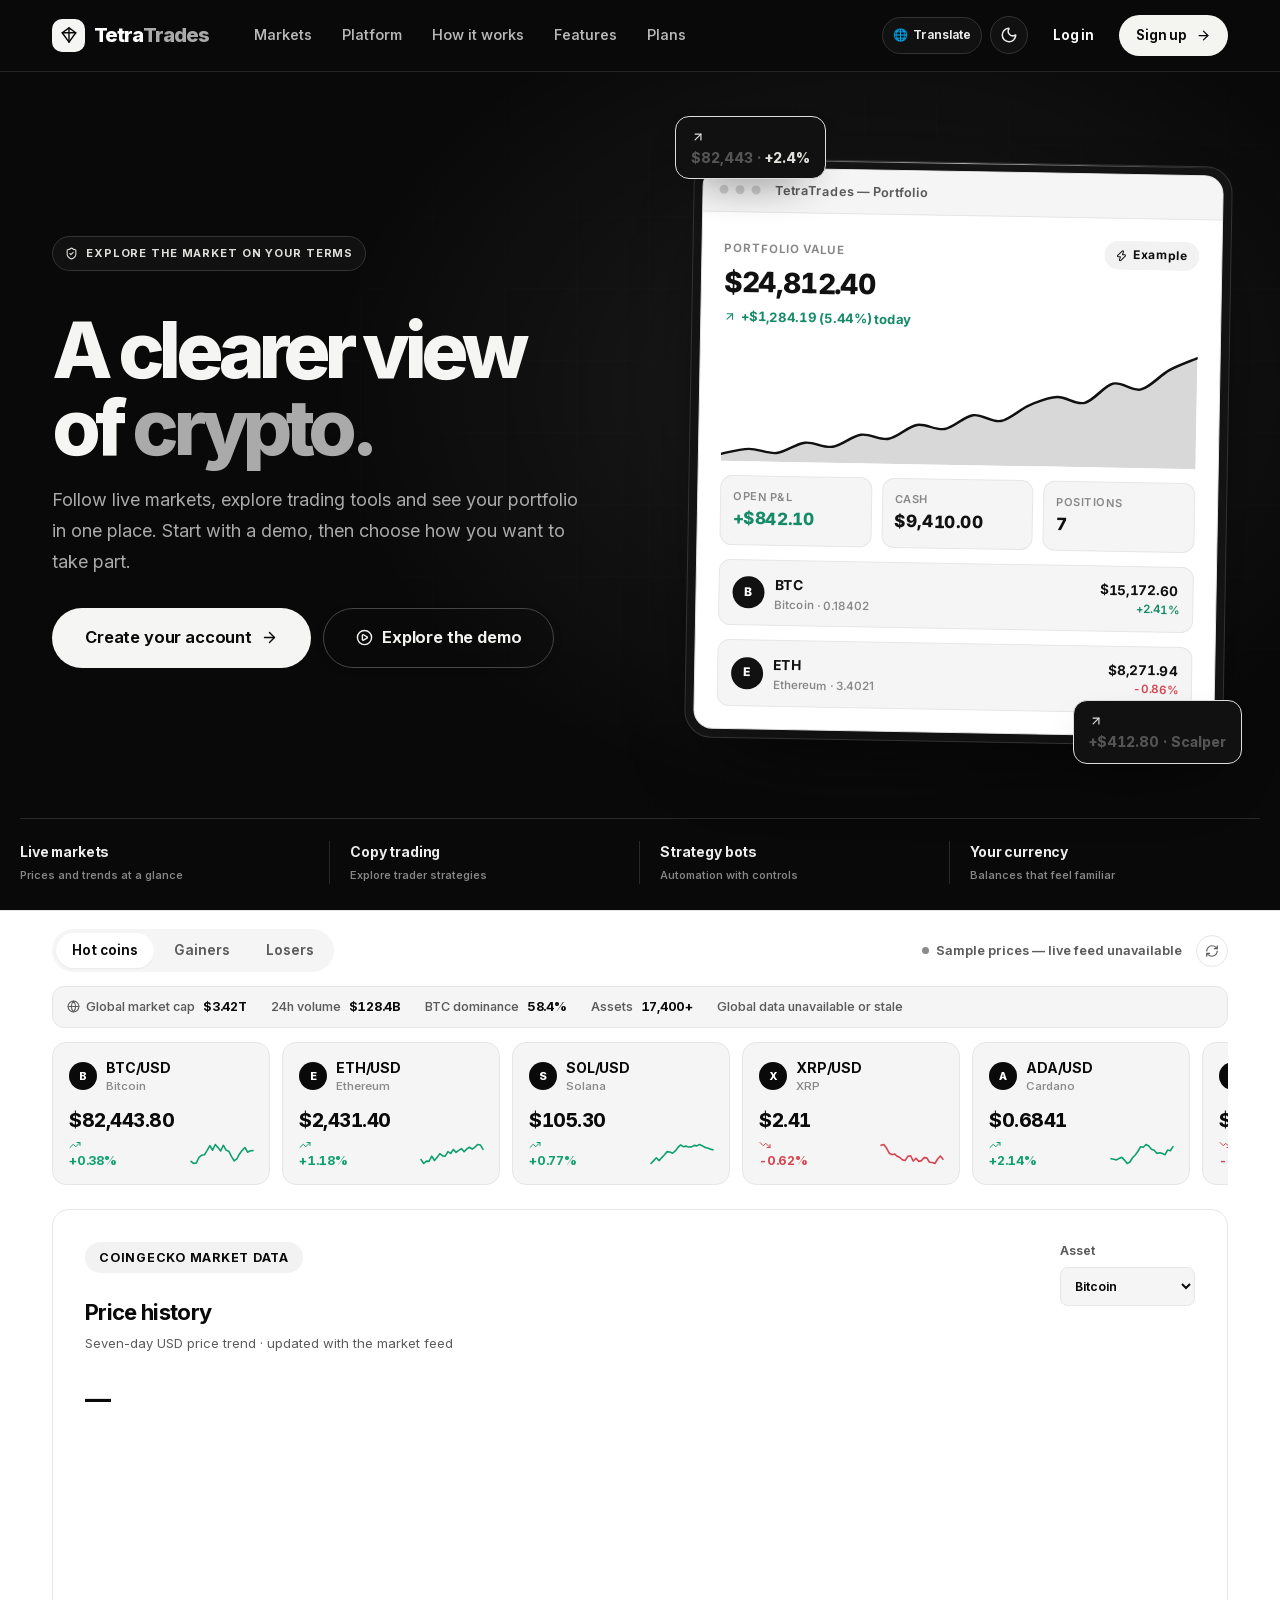
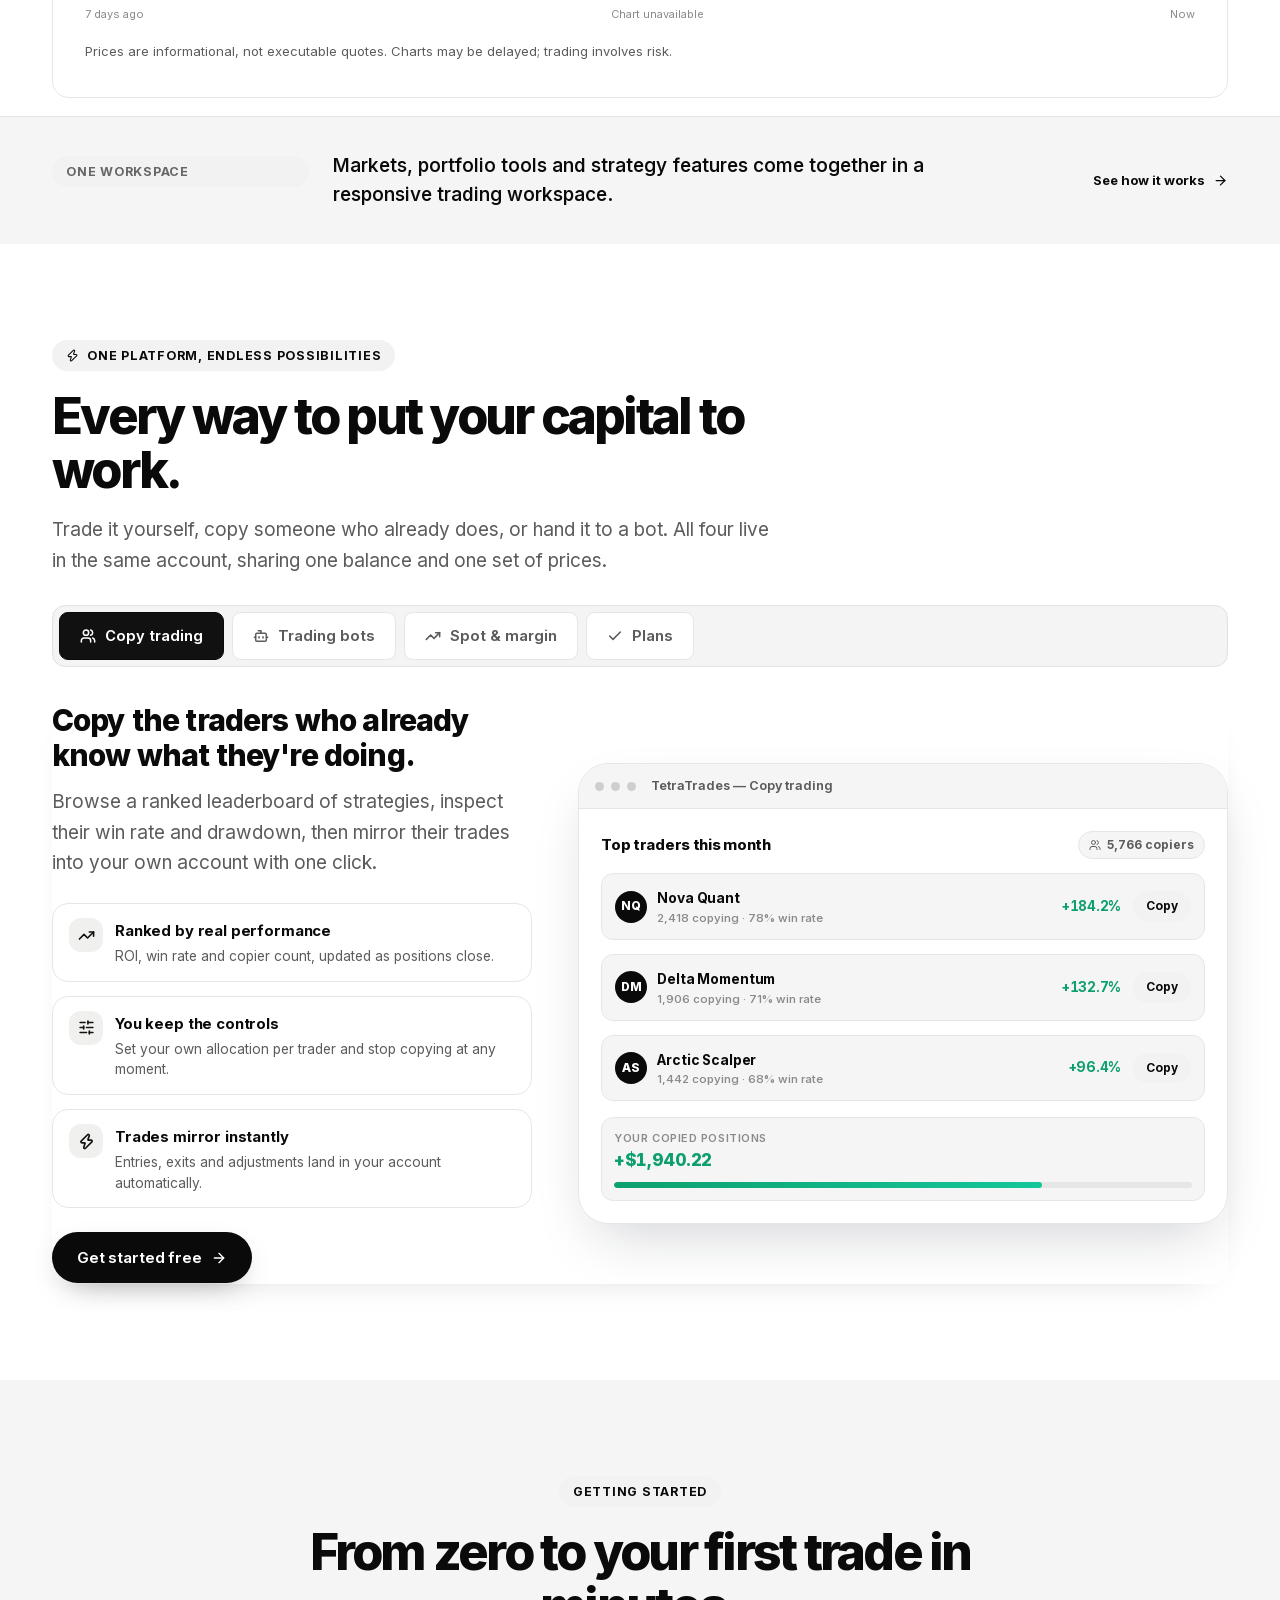
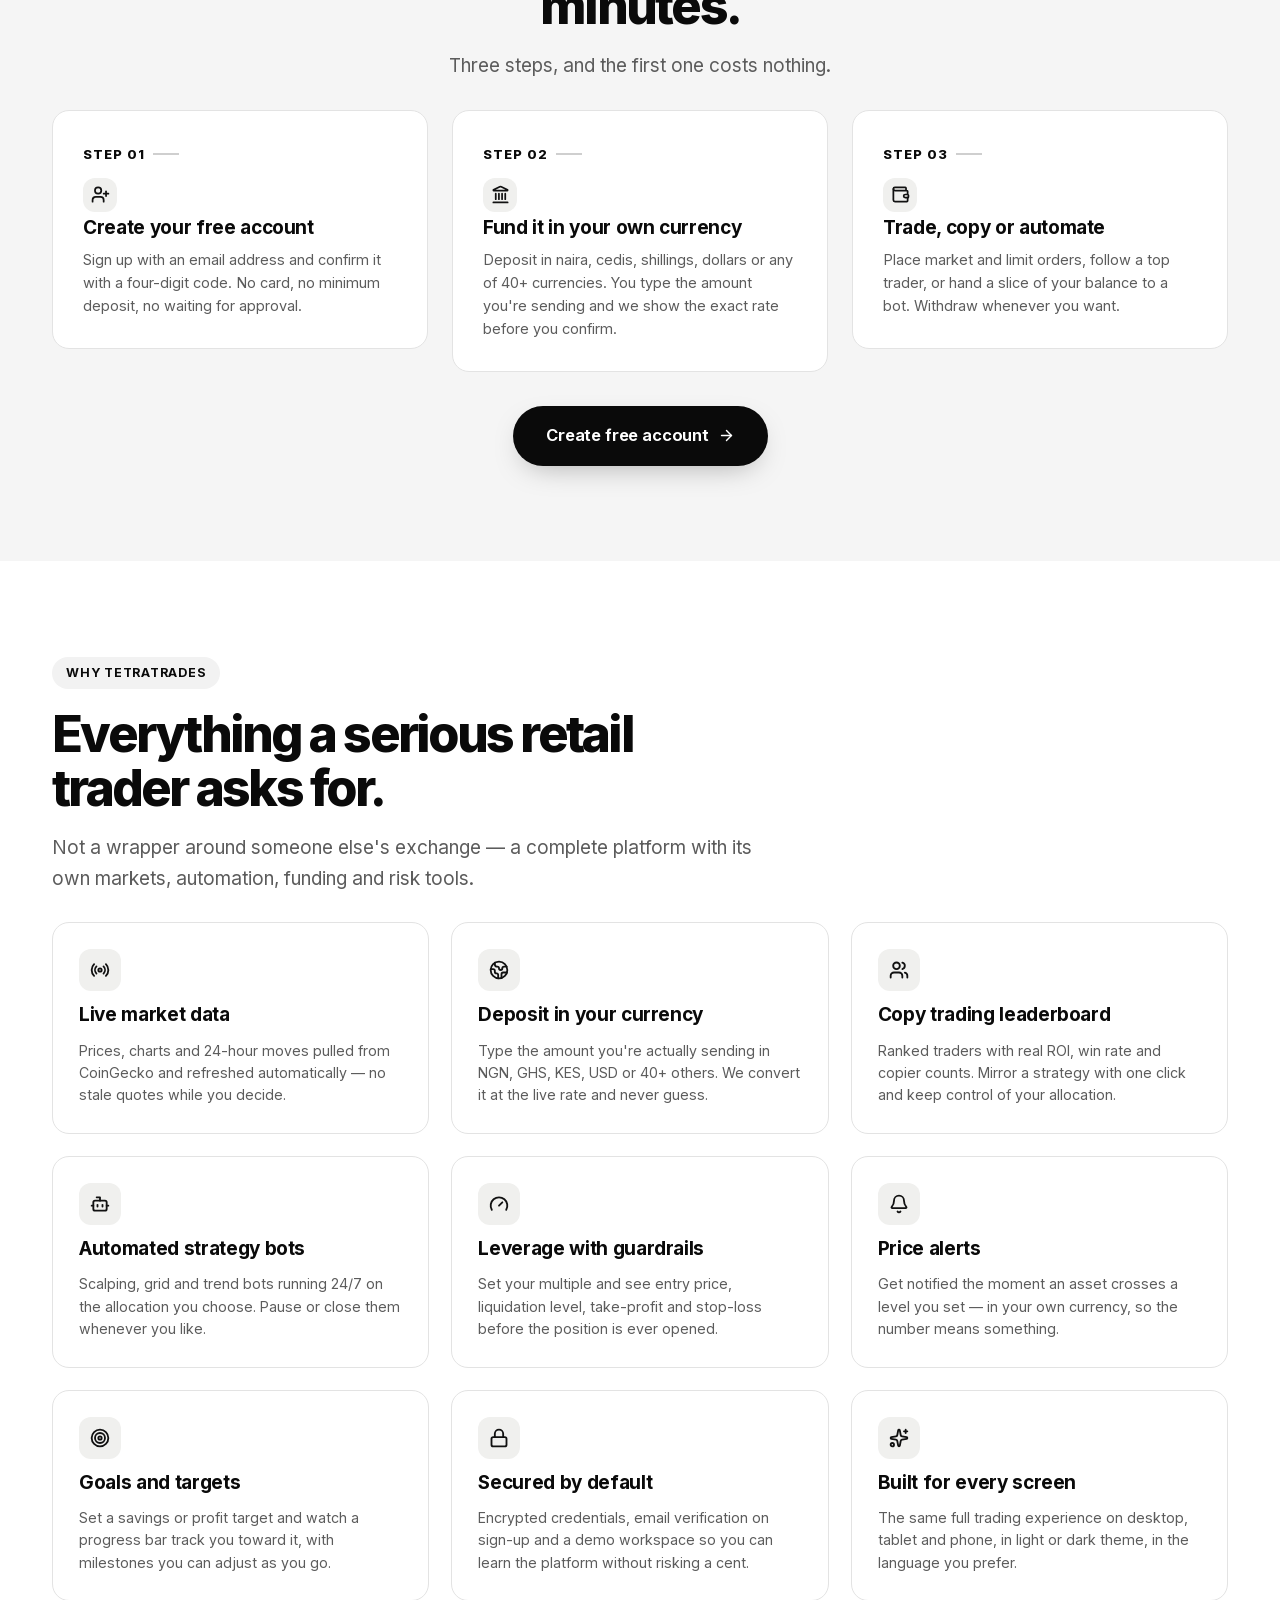
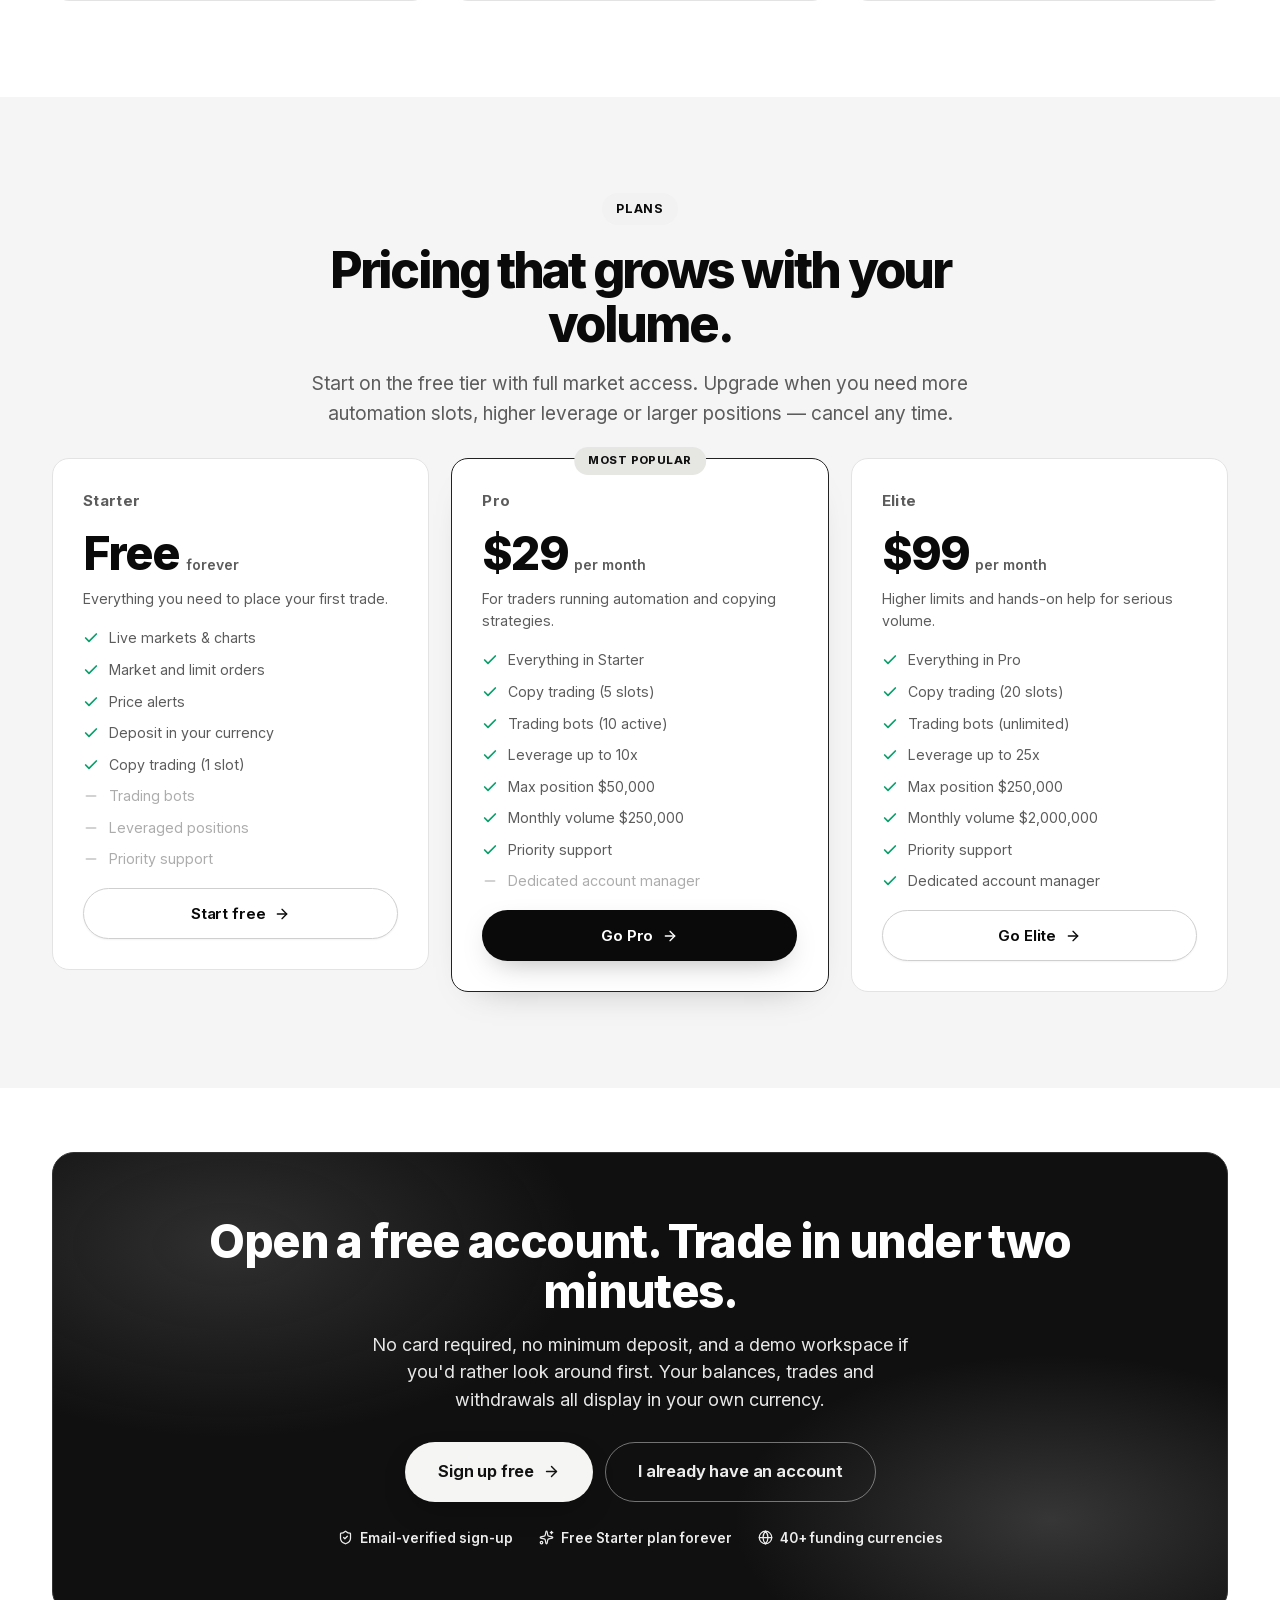
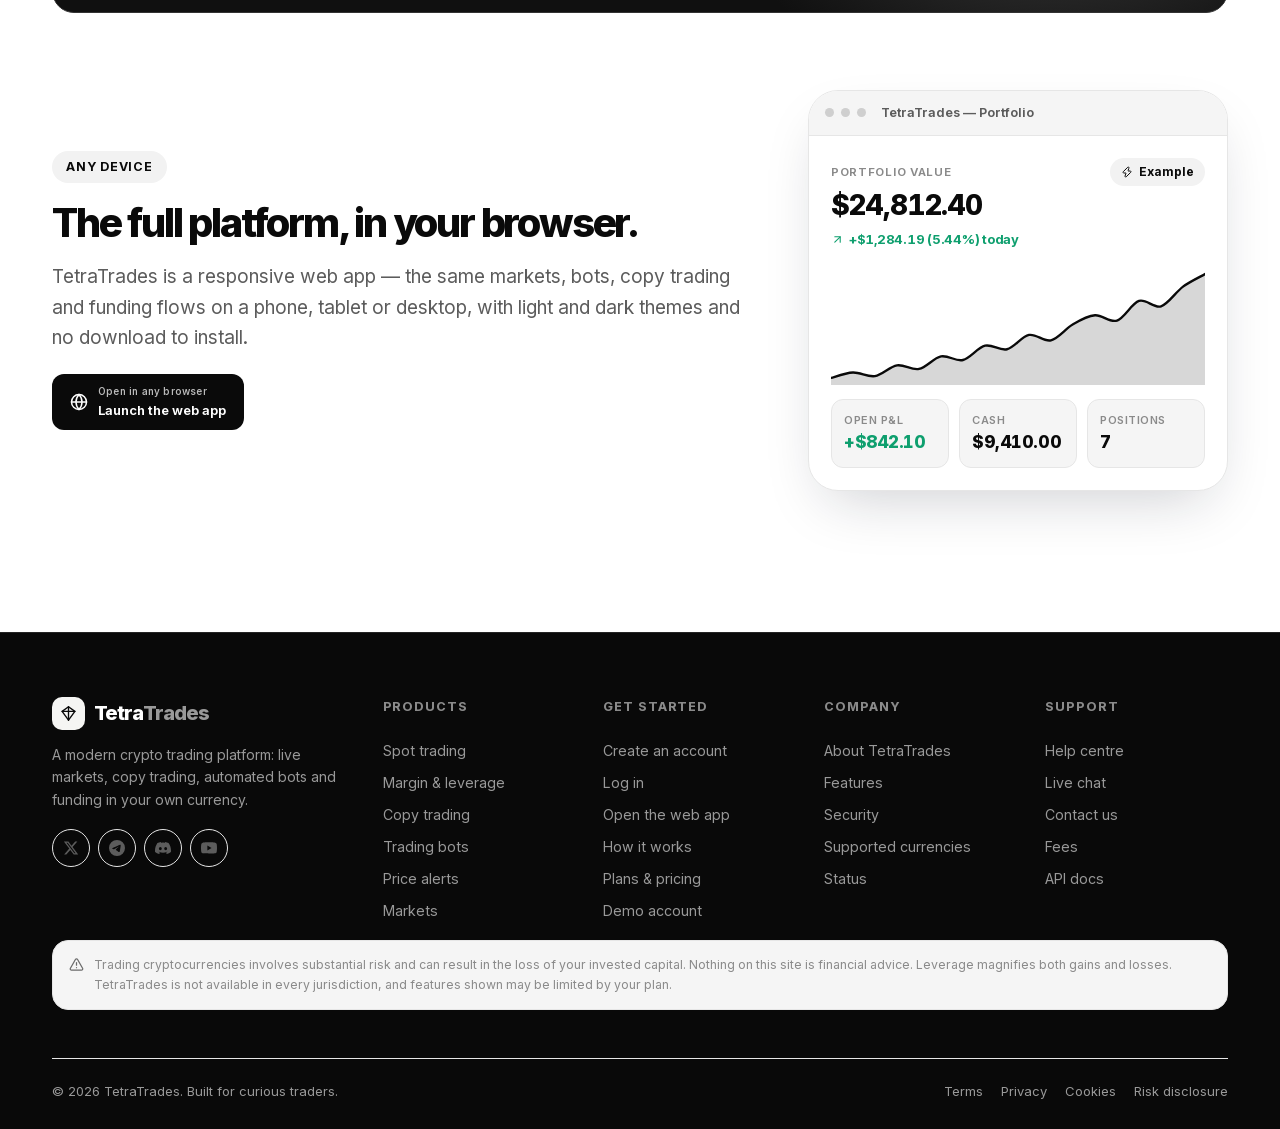
<file: index.html>
<!doctype html>
<html lang="en">
<head>
  <meta charset="utf-8" />
  <meta name="viewport" content="width=device-width, initial-scale=1" />
  <title>TetraTrades — Trade crypto, copy top traders, and automate with bots</title>
  <meta name="description" content="TetraTrades is a modern crypto trading platform with live market data, one-click copy trading, automated strategy bots and leveraged positions. Deposit and trade in your own currency. Get started free in minutes." />
  <meta name="keywords" content="TetraTrades, crypto trading platform, copy trading, trading bots, bitcoin trading, ethereum, leveraged trading, crypto exchange" />
  <meta name="robots" content="index, follow" />
  <meta property="og:type" content="website" />
  <meta property="og:site_name" content="TetraTrades" />
  <meta property="og:title" content="TetraTrades — One platform to trade, copy and automate" />
  <meta property="og:description" content="Live markets, copy trading, automated bots and multi-currency funding. Start free and trade in your own currency." />
  <meta name="twitter:card" content="summary_large_image" />
  <meta name="theme-color" media="(prefers-color-scheme: light)" content="#ffffff" />
  <meta name="theme-color" media="(prefers-color-scheme: dark)" content="#000000" />
  <link rel="icon" type="image/svg+xml" href="favicon.svg" />
  <link rel="stylesheet" href="styles.css" />
  <!-- Applied before first paint: marks JS availability and restores the saved
       theme so dark-mode visitors never see a white flash. Without JS the
       stylesheet's prefers-color-scheme fallback handles theming instead. -->
  <script>
    (function () {
      try {
        var k = "tetratrades_theme";
        var s = localStorage.getItem(k);
        var t = (s === "light" || s === "dark")
          ? s
          : (window.matchMedia && window.matchMedia("(prefers-color-scheme: dark)").matches ? "dark" : "light");
        document.documentElement.setAttribute("data-theme", t);
      } catch (e) { /* storage unavailable; CSS media fallback applies */ }
      document.documentElement.classList.add("js");
    })();
  </script>
  <script src="config.js" defer></script>
  <script src="site.js" defer></script>
  <script src="script.js" defer></script>
</head>
<body>
  <!-- Stroke + brand icon sprite. Referenced everywhere as
       <svg class="ic"><use href="#i-name"/></svg> so icons cost one definition. -->
  <svg class="sprite" aria-hidden="true" focusable="false" xmlns="http://www.w3.org/2000/svg">
    <symbol id="i-tetra" viewBox="0 0 24 24"><path d="M12 2.5 21 9l-9 12.5L3 9z"/><path d="M3 9h18"/><path d="M12 2.5v19"/></symbol>
    <symbol id="i-shield-check" viewBox="0 0 24 24"><path d="M20 13c0 5-3.5 7.5-7.66 8.95a1 1 0 0 1-.67-.01C7.5 20.5 4 18 4 13V6a1 1 0 0 1 1-1c2 0 4.5-1.2 6.24-2.72a1.17 1.17 0 0 1 1.52 0C14.51 3.81 17 5 19 5a1 1 0 0 1 1 1z"/><path d="m9 12 2 2 4-4"/></symbol>
    <symbol id="i-landmark" viewBox="0 0 24 24"><path d="M10 18v-7"/><path d="M11.119 2.205a2 2 0 0 1 1.762 0l7.84 3.846A.5.5 0 0 1 20.5 7h-17a.5.5 0 0 1-.22-.949z"/><path d="M14 18v-7"/><path d="M18 18v-7"/><path d="M3 22h18"/><path d="M6 18v-7"/></symbol>
    <symbol id="i-repeat" viewBox="0 0 24 24"><path d="m17 2 4 4-4 4"/><path d="M3 11v-1a4 4 0 0 1 4-4h14"/><path d="m7 22-4-4 4-4"/><path d="M21 13v1a4 4 0 0 1-4 4H3"/></symbol>
    <symbol id="i-sparkles" viewBox="0 0 24 24"><path d="M11.017 2.814a1 1 0 0 1 1.966 0l1.051 5.558a2 2 0 0 0 1.594 1.594l5.558 1.051a1 1 0 0 1 0 1.966l-5.558 1.051a2 2 0 0 0-1.594 1.594l-1.051 5.558a1 1 0 0 1-1.966 0l-1.051-5.558a2 2 0 0 0-1.594-1.594l-5.558-1.051a1 1 0 0 1 0-1.966l5.558-1.051a2 2 0 0 0 1.594-1.594z"/><path d="M20 2v4"/><path d="M22 4h-4"/><circle cx="4" cy="20" r="2"/></symbol>
    <symbol id="i-bot" viewBox="0 0 24 24"><path d="M12 8V4H8"/><rect width="16" height="12" x="4" y="8" rx="2"/><path d="M2 14h2"/><path d="M20 14h2"/><path d="M15 13v2"/><path d="M9 13v2"/></symbol>
    <symbol id="i-wallet" viewBox="0 0 24 24"><path d="M19 7V4a1 1 0 0 0-1-1H5a2 2 0 0 0 0 4h15a1 1 0 0 1 1 1v4h-3a2 2 0 0 0 0 4h3a1 1 0 0 0 1-1v-2a1 1 0 0 0-1-1"/><path d="M3 5v14a2 2 0 0 0 2 2h15a1 1 0 0 0 1-1v-4"/></symbol>
    <symbol id="i-circle-play" viewBox="0 0 24 24"><path d="M9 9.003a1 1 0 0 1 1.517-.859l4.997 2.997a1 1 0 0 1 0 1.718l-4.997 2.997A1 1 0 0 1 9 14.996z"/><circle cx="12" cy="12" r="10"/></symbol>
    <symbol id="i-arrow-right" viewBox="0 0 24 24"><path d="M5 12h14"/><path d="m12 5 7 7-7 7"/></symbol>
    <symbol id="i-sun" viewBox="0 0 24 24"><circle cx="12" cy="12" r="4"/><path d="M12 2v2"/><path d="M12 20v2"/><path d="m4.93 4.93 1.41 1.41"/><path d="m17.66 17.66 1.41 1.41"/><path d="M2 12h2"/><path d="M20 12h2"/><path d="m6.34 17.66-1.41 1.41"/><path d="m19.07 4.93-1.41 1.41"/></symbol>
    <symbol id="i-moon" viewBox="0 0 24 24"><path d="M20.985 12.486a9 9 0 1 1-9.473-9.472c.405-.022.617.46.402.803a6 6 0 0 0 8.268 8.268c.344-.215.825-.004.803.401"/></symbol>
    <symbol id="i-menu" viewBox="0 0 24 24"><path d="M4 5h16"/><path d="M4 12h16"/><path d="M4 19h16"/></symbol>
    <symbol id="i-x" viewBox="0 0 24 24"><path d="M18 6 6 18"/><path d="m6 6 12 12"/></symbol>
    <symbol id="i-refresh-cw" viewBox="0 0 24 24"><path d="M3 12a9 9 0 0 1 9-9 9.75 9.75 0 0 1 6.74 2.74L21 8"/><path d="M21 3v5h-5"/><path d="M21 12a9 9 0 0 1-9 9 9.75 9.75 0 0 1-6.74-2.74L3 16"/><path d="M8 16H3v5"/></symbol>
    <symbol id="i-trending-up" viewBox="0 0 24 24"><path d="M16 7h6v6"/><path d="m22 7-8.5 8.5-5-5L2 17"/></symbol>
    <symbol id="i-trending-down" viewBox="0 0 24 24"><path d="M16 17h6v-6"/><path d="m22 17-8.5-8.5-5 5L2 7"/></symbol>
    <symbol id="i-users" viewBox="0 0 24 24"><path d="M16 21v-2a4 4 0 0 0-4-4H6a4 4 0 0 0-4 4v2"/><path d="M16 3.128a4 4 0 0 1 0 7.744"/><path d="M22 21v-2a4 4 0 0 0-3-3.87"/><circle cx="9" cy="7" r="4"/></symbol>
    <symbol id="i-sliders-horizontal" viewBox="0 0 24 24"><path d="M10 5H3"/><path d="M12 19H3"/><path d="M14 3v4"/><path d="M16 17v4"/><path d="M21 12h-9"/><path d="M21 19h-5"/><path d="M21 5h-7"/><path d="M8 10v4"/><path d="M8 12H3"/></symbol>
    <symbol id="i-gauge" viewBox="0 0 24 24"><path d="m12 14 4-4"/><path d="M3.34 19a10 10 0 1 1 17.32 0"/></symbol>
    <symbol id="i-target" viewBox="0 0 24 24"><circle cx="12" cy="12" r="10"/><circle cx="12" cy="12" r="6"/><circle cx="12" cy="12" r="2"/></symbol>
    <symbol id="i-bell" viewBox="0 0 24 24"><path d="M10.268 21a2 2 0 0 0 3.464 0"/><path d="M3.262 15.326A1 1 0 0 0 4 17h16a1 1 0 0 0 .74-1.673C19.41 13.956 18 12.499 18 8A6 6 0 0 0 6 8c0 4.499-1.411 5.956-2.738 7.326"/></symbol>
    <symbol id="i-check" viewBox="0 0 24 24"><path d="M20 6 9 17l-5-5"/></symbol>
    <symbol id="i-minus" viewBox="0 0 24 24"><path d="M5 12h14"/></symbol>
    <symbol id="i-lock" viewBox="0 0 24 24"><rect width="18" height="11" x="3" y="11" rx="2" ry="2"/><path d="M7 11V7a5 5 0 0 1 10 0v4"/></symbol>
    <symbol id="i-radio" viewBox="0 0 24 24"><path d="M16.247 7.761a6 6 0 0 1 0 8.478"/><path d="M19.075 4.933a10 10 0 0 1 0 14.134"/><path d="M4.925 19.067a10 10 0 0 1 0-14.134"/><path d="M7.753 16.239a6 6 0 0 1 0-8.478"/><circle cx="12" cy="12" r="2"/></symbol>
    <symbol id="i-earth" viewBox="0 0 24 24"><path d="M21.54 15H17a2 2 0 0 0-2 2v4.54"/><path d="M7 3.34V5a3 3 0 0 0 3 3a2 2 0 0 1 2 2c0 1.1.9 2 2 2a2 2 0 0 0 2-2c0-1.1.9-2 2-2h3.17"/><path d="M11 21.95V18a2 2 0 0 0-2-2a2 2 0 0 1-2-2v-1a2 2 0 0 0-2-2H2.05"/><circle cx="12" cy="12" r="10"/></symbol>
    <symbol id="i-globe" viewBox="0 0 24 24"><circle cx="12" cy="12" r="10"/><path d="M12 2a14.5 14.5 0 0 0 0 20 14.5 14.5 0 0 0 0-20"/><path d="M2 12h20"/></symbol>
    <symbol id="i-triangle-alert" viewBox="0 0 24 24"><path d="m21.73 18-8-14a2 2 0 0 0-3.48 0l-8 14A2 2 0 0 0 4 21h16a2 2 0 0 0 1.73-3"/><path d="M12 9v4"/><path d="M12 17h.01"/></symbol>
    <symbol id="i-arrow-up-right" viewBox="0 0 24 24"><path d="M7 7h10v10"/><path d="M7 17 17 7"/></symbol>
    <symbol id="i-user-plus" viewBox="0 0 24 24"><path d="M16 21v-2a4 4 0 0 0-4-4H6a4 4 0 0 0-4 4v2"/><circle cx="9" cy="7" r="4"/><line x1="19" x2="19" y1="8" y2="14"/><line x1="22" x2="16" y1="11" y2="11"/></symbol>
    <symbol id="i-zap" viewBox="0 0 24 24"><path d="M15.914 4a1.5 1.5 0 00-2.474-1.561l-9 9A1.5 1.5 0 005.5 14h4.002a.5.5 0 01.471.666L8.086 20a1.5 1.5 0 002.475 1.56l9-9A1.5 1.5 0 0018.5 10h-3.997a.5.5 0 01-.472-.667z"/></symbol>
    <symbol id="s-x" viewBox="0 0 24 24"><path d="M18.244 2.25h3.308l-7.227 8.26 8.502 11.24H16.17l-5.214-6.817L4.99 21.75H1.68l7.73-8.835L1.254 2.25H8.08l4.713 6.231zm-1.161 17.52h1.833L7.084 4.126H5.117z"/></symbol>
    <symbol id="s-telegram" viewBox="0 0 24 24"><path d="M11.944 0A12 12 0 0 0 0 12a12 12 0 0 0 12 12 12 12 0 0 0 12-12A12 12 0 0 0 12 0zm4.962 7.224c.1-.002.321.023.465.14a.5.5 0 0 1 .171.325c.016.093.036.306.02.472-.18 1.898-.962 6.502-1.36 8.627-.168.9-.499 1.201-.82 1.23-.696.065-1.225-.46-1.9-.902-1.056-.693-1.653-1.124-2.678-1.8-1.185-.78-.417-1.21.258-1.91.177-.184 3.247-2.977 3.307-3.23.007-.032.014-.15-.056-.212s-.174-.041-.249-.024c-.106.024-1.793 1.14-5.061 3.345-.48.33-.913.49-1.302.48-.428-.008-1.252-.241-1.865-.44-.752-.245-1.349-.374-1.297-.789.027-.216.325-.437.893-.663 3.498-1.524 5.83-2.529 6.998-3.014 3.332-1.386 4.025-1.627 4.476-1.635z"/></symbol>
    <symbol id="s-discord" viewBox="0 0 24 24"><path d="M20.317 4.37a19.79 19.79 0 0 0-4.885-1.515.074.074 0 0 0-.079.037c-.21.375-.444.865-.608 1.25a18.27 18.27 0 0 0-5.487 0 12.64 12.64 0 0 0-.617-1.25.077.077 0 0 0-.079-.037A19.736 19.736 0 0 0 3.677 4.37a.07.07 0 0 0-.032.027C.533 9.046-.32 13.58.099 18.058a.082.082 0 0 0 .031.057 19.9 19.9 0 0 0 5.993 3.03.078.078 0 0 0 .084-.028c.462-.63.874-1.295 1.226-1.994a.076.076 0 0 0-.041-.106 13.107 13.107 0 0 1-1.872-.892.077.077 0 0 1-.008-.128 10.2 10.2 0 0 0 .372-.292.074.074 0 0 1 .077-.01c3.928 1.793 8.18 1.793 12.062 0a.074.074 0 0 1 .078.01c.12.098.246.198.373.292a.077.077 0 0 1-.006.127 12.299 12.299 0 0 1-1.873.892.077.077 0 0 0-.041.107c.36.698.772 1.362 1.225 1.993a.076.076 0 0 0 .084.028 19.839 19.839 0 0 0 6.002-3.03.077.077 0 0 0 .032-.054c.5-5.177-.838-9.674-3.549-13.66a.061.061 0 0 0-.031-.03M8.02 15.33c-1.183 0-2.157-1.085-2.157-2.419 0-1.333.956-2.419 2.157-2.419 1.21 0 2.176 1.096 2.157 2.42 0 1.333-.956 2.418-2.157 2.418m7.975 0c-1.183 0-2.157-1.085-2.157-2.419 0-1.333.955-2.419 2.157-2.419 1.21 0 2.176 1.096 2.157 2.42 0 1.333-.946 2.418-2.157 2.418"/></symbol>
    <symbol id="s-youtube" viewBox="0 0 24 24"><path d="M23.498 6.186a3.016 3.016 0 0 0-2.122-2.136C19.505 3.545 12 3.545 12 3.545s-7.505 0-9.377.505A3.017 3.017 0 0 0 .502 6.186C0 8.07 0 12 0 12s0 3.93.502 5.814a3.016 3.016 0 0 0 2.122 2.136c1.871.505 9.376.505 9.376.505s7.505 0 9.377-.505a3.015 3.015 0 0 0 2.122-2.136C24 15.93 24 12 24 12s0-3.93-.502-5.814M9.545 15.568V8.432L15.818 12z"/></symbol>
  </svg>

  <input type="checkbox" id="nav-toggle" class="nav-check" />

  <header class="nav" id="nav">
    <div class="shell nav-inner">
      <a href="#top" class="brand" aria-label="TetraTrades — home">
        <span class="brand-tile" aria-hidden="true">
          <svg class="ic" width="18" height="18" style="stroke-width:1.9"><use href="#i-tetra"/></svg>
        </span>
        <span class="brand-name">Tetra<span>Trades</span></span>
      </a>

      <nav class="nav-links" aria-label="Primary">
        <a class="nav-link" href="#markets">Markets</a>
        <a class="nav-link" href="#platform">Platform</a>
        <a class="nav-link" href="#how">How it works</a>
        <a class="nav-link" href="#features">Features</a>
        <a class="nav-link" href="#plans">Plans</a>
      </nav>

      <span class="nav-spacer"></span>

      <div class="nav-actions">
        <div class="translate-wrap"><button class="translate-toggle" type="button" aria-expanded="false" aria-controls="translate-panel">🌐 <span>Translate</span></button><div id="translate-panel" class="translate-panel" hidden><strong>Translate this page</strong><p>Machine translation by Google. Content may not be exact.</p><div id="google_translate_element"></div><p class="translate-status" role="status"></p></div></div>
        <button type="button" class="icon-round" id="theme-toggle" aria-label="Switch theme" title="Switch theme">
          <svg class="ic ic-sun" width="18" height="18"><use href="#i-sun"/></svg>
          <svg class="ic ic-moon" width="18" height="18"><use href="#i-moon"/></svg>
        </button>
        <a class="btn btn--quiet btn--sm" href="https://tetra-trades.vercel.app/">Log in</a>
        <a class="btn btn--primary btn--sm" href="https://tetra-trades.vercel.app/">
          Sign up <svg class="ic" width="15" height="15"><use href="#i-arrow-right"/></svg>
        </a>
        <label class="icon-round nav-burger" for="nav-toggle" title="Menu">
          <svg class="ic ic-open" width="19" height="19"><use href="#i-menu"/></svg>
          <svg class="ic ic-close" width="19" height="19"><use href="#i-x"/></svg>
        </label>
      </div>
    </div>
  </header>

  <div class="drawer" id="drawer">
    <a href="#markets">Markets</a>
    <a href="#platform">Platform</a>
    <a href="#how">How it works</a>
    <a href="#features">Features</a>
    <a href="#plans">Plans</a>
    <a href="markets.html">Market overview</a>
    <a href="about.html">About</a>
    <a href="help.html">Help centre</a>
    <div class="drawer-cta">
      <a class="btn btn--ghost" href="https://tetra-trades.vercel.app/">Log in</a>
      <a class="btn btn--primary" href="https://tetra-trades.vercel.app/">
        Create free account <svg class="ic" width="16" height="16"><use href="#i-arrow-right"/></svg>
      </a>
    </div>
  </div>

  <main>
    <!-- ================= HERO ================= -->
    <section class="hero hero--meridian" id="top">
      <div class="hero-bg" aria-hidden="true"></div>
      <div class="shell hero-inner">
        <div class="hero-copy">
          <div class="reveal">
            <span class="eyebrow">
              <svg class="ic" width="13" height="13"><use href="#i-shield-check"/></svg>
              Explore the market on your terms
            </span>
          </div>

          <div class="reveal" style="--reveal-delay:70ms">
            <h1 class="h-display hero-title">A clearer view<br/>of <em class="gradient-text">crypto.</em></h1>
          </div>

          <div class="reveal" style="--reveal-delay:140ms">
            <p class="lede">
              Follow live markets, explore trading tools and see your portfolio in one place. Start with a demo, then choose how you want to take part.
            </p>
          </div>

          <div class="reveal" style="--reveal-delay:260ms">
            <div class="btn-row">
              <a class="btn btn--primary btn--lg" href="https://tetra-trades.vercel.app/">
                Create your account <svg class="ic" width="17" height="17"><use href="#i-arrow-right"/></svg>
              </a>
              <a class="btn btn--ghost btn--lg" href="https://tetra-trades.vercel.app/">
                <svg class="ic" width="17" height="17"><use href="#i-circle-play"/></svg> Explore the demo
              </a>
            </div>
          </div>

        </div>

        <div class="reveal hero-visual" style="--reveal-delay:180ms">
          <div class="float-card">
            <div class="mock">
              <div class="mock-bar" aria-hidden="true">
                <span class="mock-dot"></span><span class="mock-dot"></span><span class="mock-dot"></span>
                <span class="mock-title">TetraTrades — Portfolio</span>
              </div>
              <div class="mock-body">
                <div style="display:flex;align-items:flex-start;justify-content:space-between;gap:12px">
                  <div>
                    <span style="font-size:11.5px;color:var(--faint);font-weight:650;text-transform:uppercase;letter-spacing:.06em">Portfolio value</span>
                    <strong class="num" style="display:block;font-size:28px;font-weight:800;letter-spacing:-.035em;margin-top:2px" data-portfolio-total data-cash="9410">$24,812.40</strong>
                    <span class="up num nowrap" style="display:inline-flex;align-items:center;gap:5px;font-size:13px;font-weight:700">
                      <svg class="ic" width="13" height="13"><use href="#i-arrow-up-right"/></svg> <span data-portfolio-today>+$1,284.19 (5.44%) today</span>
                    </span>
                  </div>
                  <span class="chip chip--brand"><svg class="ic" width="12" height="12"><use href="#i-zap"/></svg> Example</span>
                </div>

                <svg class="mock-chart" viewBox="0 0 320 100" preserveAspectRatio="none" aria-hidden="true">
                  <path class="area" d="M0.0,94.0 C3.1,93.2 12.5,89.7 18.8,89.4 C25.1,89.2 31.4,93.5 37.6,92.5 C43.9,91.5 50.2,84.4 56.5,83.4 C62.7,82.4 69.0,87.7 75.3,86.4 C81.6,85.1 87.8,77.1 94.1,75.8 C100.4,74.5 106.7,80.3 112.9,78.8 C119.2,77.3 125.5,68.2 131.8,66.7 C138.0,65.2 144.3,71.2 150.6,69.7 C156.9,68.2 163.1,58.9 169.4,57.6 C175.7,56.3 182.0,63.7 188.2,62.1 C194.5,60.6 200.8,52.0 207.1,48.5 C213.3,44.9 219.6,41.4 225.9,40.9 C232.2,40.4 238.4,47.5 244.7,45.4 C251.0,43.4 257.3,30.8 263.5,28.8 C269.8,26.7 276.1,35.3 282.4,33.3 C288.6,31.3 294.9,21.2 301.2,16.6 C307.5,12.1 316.9,7.8 320.0,6.0 L320,100 L0,100 Z" fill="var(--blue)"></path>
                  <path class="line" d="M0.0,94.0 C3.1,93.2 12.5,89.7 18.8,89.4 C25.1,89.2 31.4,93.5 37.6,92.5 C43.9,91.5 50.2,84.4 56.5,83.4 C62.7,82.4 69.0,87.7 75.3,86.4 C81.6,85.1 87.8,77.1 94.1,75.8 C100.4,74.5 106.7,80.3 112.9,78.8 C119.2,77.3 125.5,68.2 131.8,66.7 C138.0,65.2 144.3,71.2 150.6,69.7 C156.9,68.2 163.1,58.9 169.4,57.6 C175.7,56.3 182.0,63.7 188.2,62.1 C194.5,60.6 200.8,52.0 207.1,48.5 C213.3,44.9 219.6,41.4 225.9,40.9 C232.2,40.4 238.4,47.5 244.7,45.4 C251.0,43.4 257.3,30.8 263.5,28.8 C269.8,26.7 276.1,35.3 282.4,33.3 C288.6,31.3 294.9,21.2 301.2,16.6 C307.5,12.1 316.9,7.8 320.0,6.0"></path>
                </svg>

                <div class="mock-metric-grid">
                  <div class="mock-metric"><span>Open P&amp;L</span><strong class="up num" data-portfolio-pnl>+$842.10</strong></div>
                  <div class="mock-metric"><span>Cash</span><strong class="num">$9,410.00</strong></div>
                  <div class="mock-metric"><span>Positions</span><strong class="num">7</strong></div>
                </div>

                <div class="mock-row">
                  <span class="mock-id">
                    <span class="mock-avatar">B</span>
                    <span><strong>BTC</strong><small>Bitcoin · 0.18402</small></span>
                  </span>
                  <span class="mock-num num"><span data-holding-value="bitcoin" data-qty="0.18402" data-cost="66421.50">$15,172.60</span><small data-live-change="bitcoin" class="up">+2.41%</small></span>
                </div>
                <div class="mock-row">
                  <span class="mock-id">
                    <span class="mock-avatar">E</span>
                    <span><strong>ETH</strong><small>Ethereum · 3.4021</small></span>
                  </span>
                  <span class="mock-num num"><span data-holding-value="ethereum" data-qty="3.4021" data-cost="1980.00">$8,271.94</span><small data-live-change="ethereum" class="down">-0.86%</small></span>
                </div>
              </div>
            </div>
          </div>

          <div class="pill-badge pill-badge--tl">
            <span>
              <span style="display:flex;align-items:center;gap:6px">
                <svg class="ic" width="14" height="14" style="color:var(--green)"><use href="#i-arrow-up-right"/></svg> BTC
              </span>
              <small class="num" style="color:var(--ink);font-weight:750;font-size:14px"><span data-live-price="bitcoin">$82,443</span> · <span data-live-change="bitcoin" class="up">+2.4%</span></small>
            </span>
          </div>
          <div class="pill-badge pill-badge--br">
            <span>
              <span style="display:flex;align-items:center;gap:6px">
                <svg class="ic" width="14" height="14" style="color:var(--green)"><use href="#i-arrow-up-right"/></svg> Bot P&amp;L
              </span>
              <small class="num" style="color:var(--ink);font-weight:750;font-size:14px">+$412.80 · Scalper</small>
            </span>
          </div>
        </div>
      </div>
      <div class="shell hero-proof" aria-label="TetraTrades features">
        <div><strong>Live markets</strong><span>Prices and trends at a glance</span></div>
        <div><strong>Copy trading</strong><span>Explore trader strategies</span></div>
        <div><strong>Strategy bots</strong><span>Automation with controls</span></div>
        <div><strong>Your currency</strong><span>Balances that feel familiar</span></div>
      </div>
    </section>

    <!-- ================= LIVE TICKER ================= -->
    <div class="ticker-wrap" id="markets">
      <div class="shell">
        <div class="ticker-head">
          <div class="ticker-tabs" role="tablist" aria-label="Market views">
            <button type="button" role="tab" id="tab-hot" aria-selected="true" class="ticker-tab" data-sort="hot">Hot coins</button>
            <button type="button" role="tab" id="tab-gainers" aria-selected="false" class="ticker-tab" data-sort="gainers">Gainers</button>
            <button type="button" role="tab" id="tab-losers" aria-selected="false" class="ticker-tab" data-sort="losers">Losers</button>
          </div>
          <div style="display:flex;align-items:center;gap:14px">
            <span class="live-dot" id="ticker-status" data-state="loading" aria-live="polite">
              <i aria-hidden="true"></i><span id="ticker-status-label">Fetching live prices</span>
            </span>
            <button type="button" class="icon-round" id="ticker-refresh" style="width:32px;height:32px" aria-label="Refresh prices" title="Refresh prices">
              <svg class="ic" width="14" height="14"><use href="#i-refresh-cw"/></svg>
            </button>
          </div>
        </div>
        <div class="global-strip" aria-label="Global market statistics">
          <span><svg class="ic" width="13" height="13"><use href="#i-globe"/></svg> Global market cap <strong class="num" data-global="mcap">$3.42T</strong></span>
          <span>24h volume <strong class="num" data-global="vol">$128.4B</strong></span>
          <span>BTC dominance <strong class="num" data-global="btc">58.4%</strong></span>
          <span>Assets <strong class="num" data-global="count">17,400+</strong></span>
          <span id="global-status">Sample global figures until updated</span>
        </div>
        <div class="rail" id="coin-rail" role="tabpanel" aria-labelledby="tab-hot">
          <article class="coin-card">
            <div class="coin-top">
              <span class="coin-icon">B</span>
              <span><span class="coin-sym">BTC/USD</span><span class="coin-name">Bitcoin</span></span>
            </div>
            <div class="coin-price num">$82,443.80</div>
            <div class="coin-meta">
              <span class="coin-change num up"><svg class="ic" width="12" height="12"><use href="#i-trending-up"/></svg> +0.38%</span>
              <svg class="spark" viewBox="0 0 62 22" aria-hidden="true"><path d="M0.00,18.97 L2.70,20.50 L5.39,19.69 L8.09,14.59 L10.78,12.52 L13.48,11.84 L16.17,7.87 L18.87,3.46 L21.57,7.16 L24.26,1.96 L26.96,4.36 L29.65,6.92 L32.35,1.76 L35.04,5.61 L37.74,6.33 L40.43,10.46 L43.13,14.19 L45.83,12.11 L48.52,7.62 L51.22,4.23 L53.91,1.50 L56.61,5.31 L59.30,3.77 L62.00,3.40" stroke="var(--green)" fill="none" stroke-width="1.6" stroke-linecap="round"/></svg>
            </div>
          </article>
          <article class="coin-card">
            <div class="coin-top">
              <span class="coin-icon">E</span>
              <span><span class="coin-sym">ETH/USD</span><span class="coin-name">Ethereum</span></span>
            </div>
            <div class="coin-price num">$2,431.40</div>
            <div class="coin-meta">
              <span class="coin-change num up"><svg class="ic" width="12" height="12"><use href="#i-trending-up"/></svg> +1.18%</span>
              <svg class="spark" viewBox="0 0 62 22" aria-hidden="true"><path d="M0.00,20.43 L2.70,20.50 L5.39,20.06 L8.09,15.01 L10.78,16.68 L13.48,15.75 L16.17,11.35 L18.87,14.46 L21.57,17.42 L24.26,12.78 L26.96,14.07 L29.65,15.16 L32.35,13.30 L35.04,10.55 L37.74,12.62 L40.43,11.79 L43.13,12.18 L45.83,13.85 L48.52,12.59 L51.22,7.88 L53.91,7.01 L56.61,5.62 L59.30,1.50 L62.00,5.07" stroke="var(--green)" fill="none" stroke-width="1.6" stroke-linecap="round"/></svg>
            </div>
          </article>
          <article class="coin-card">
            <div class="coin-top">
              <span class="coin-icon">S</span>
              <span><span class="coin-sym">SOL/USD</span><span class="coin-name">Solana</span></span>
            </div>
            <div class="coin-price num">$105.30</div>
            <div class="coin-meta">
              <span class="coin-change num up"><svg class="ic" width="12" height="12"><use href="#i-trending-up"/></svg> +0.77%</span>
              <svg class="spark" viewBox="0 0 62 22" aria-hidden="true"><path d="M0.00,20.50 L2.70,19.56 L5.39,19.12 L8.09,19.54 L10.78,17.87 L13.48,14.97 L16.17,17.43 L18.87,14.36 L21.57,12.75 L24.26,12.37 L26.96,10.66 L29.65,8.63 L32.35,9.71 L35.04,9.49 L37.74,10.43 L40.43,9.45 L43.13,6.40 L45.83,7.17 L48.52,6.71 L51.22,3.51 L53.91,3.46 L56.61,3.16 L59.30,4.53 L62.00,1.50" stroke="var(--green)" fill="none" stroke-width="1.6" stroke-linecap="round"/></svg>
            </div>
          </article>
          <article class="coin-card">
            <div class="coin-top">
              <span class="coin-icon">X</span>
              <span><span class="coin-sym">XRP/USD</span><span class="coin-name">XRP</span></span>
            </div>
            <div class="coin-price num">$2.41</div>
            <div class="coin-meta">
              <span class="coin-change num down"><svg class="ic" width="12" height="12"><use href="#i-trending-down"/></svg> -0.62%</span>
              <svg class="spark" viewBox="0 0 62 22" aria-hidden="true"><path d="M0.00,20.50 L2.70,17.07 L5.39,13.64 L8.09,18.54 L10.78,14.76 L13.48,11.44 L16.17,7.60 L18.87,8.82 L21.57,11.32 L24.26,8.63 L26.96,4.41 L29.65,1.50 L32.35,4.69 L35.04,4.61 L37.74,6.57 L40.43,7.14 L43.13,5.68 L45.83,7.05 L48.52,5.77 L51.22,8.21 L53.91,11.31 L56.61,13.00 L59.30,15.21 L62.00,16.80" stroke="var(--red)" fill="none" stroke-width="1.6" stroke-linecap="round"/></svg>
            </div>
          </article>
          <article class="coin-card">
            <div class="coin-top">
              <span class="coin-icon">A</span>
              <span><span class="coin-sym">ADA/USD</span><span class="coin-name">Cardano</span></span>
            </div>
            <div class="coin-price num">$0.6841</div>
            <div class="coin-meta">
              <span class="coin-change num up"><svg class="ic" width="12" height="12"><use href="#i-trending-up"/></svg> +2.14%</span>
              <svg class="spark" viewBox="0 0 62 22" aria-hidden="true"><path d="M0.00,20.50 L2.70,16.24 L5.39,17.64 L8.09,13.94 L10.78,15.11 L13.48,15.35 L16.17,13.61 L18.87,14.14 L21.57,14.50 L24.26,13.26 L26.96,9.68 L29.65,6.12 L32.35,6.78 L35.04,8.21 L37.74,3.98 L40.43,1.50 L43.13,3.96 L45.83,6.37 L48.52,7.21 L51.22,9.81 L53.91,9.36 L56.61,6.61 L59.30,6.56 L62.00,4.71" stroke="var(--green)" fill="none" stroke-width="1.6" stroke-linecap="round"/></svg>
            </div>
          </article>
          <article class="coin-card">
            <div class="coin-top">
              <span class="coin-icon">D</span>
              <span><span class="coin-sym">DOGE/USD</span><span class="coin-name">Dogecoin</span></span>
            </div>
            <div class="coin-price num">$0.1523</div>
            <div class="coin-meta">
              <span class="coin-change num down"><svg class="ic" width="12" height="12"><use href="#i-trending-down"/></svg> -1.87%</span>
              <svg class="spark" viewBox="0 0 62 22" aria-hidden="true"><path d="M0.00,3.03 L2.70,4.90 L5.39,4.00 L8.09,1.50 L10.78,2.24 L13.48,1.72 L16.17,5.72 L18.87,3.80 L21.57,5.45 L24.26,8.38 L26.96,5.53 L29.65,4.05 L32.35,6.93 L35.04,6.15 L37.74,3.62 L40.43,7.19 L43.13,9.87 L45.83,11.27 L48.52,12.86 L51.22,15.07 L53.91,19.11 L56.61,17.13 L59.30,20.50 L62.00,18.28" stroke="var(--red)" fill="none" stroke-width="1.6" stroke-linecap="round"/></svg>
            </div>
          </article>
          <article class="coin-card">
            <div class="coin-top">
              <span class="coin-icon">L</span>
              <span><span class="coin-sym">LINK/USD</span><span class="coin-name">Chainlink</span></span>
            </div>
            <div class="coin-price num">$15.89</div>
            <div class="coin-meta">
              <span class="coin-change num up"><svg class="ic" width="12" height="12"><use href="#i-trending-up"/></svg> +2.23%</span>
              <svg class="spark" viewBox="0 0 62 22" aria-hidden="true"><path d="M0.00,15.62 L2.70,15.53 L5.39,9.51 L8.09,10.99 L10.78,13.06 L13.48,13.54 L16.17,16.26 L18.87,19.87 L21.57,20.50 L24.26,18.49 L26.96,15.15 L29.65,10.65 L32.35,9.31 L35.04,9.29 L37.74,11.95 L40.43,11.43 L43.13,12.31 L45.83,6.95 L48.52,5.30 L51.22,1.50 L53.91,2.18 L56.61,3.68 L59.30,6.42 L62.00,8.69" stroke="var(--green)" fill="none" stroke-width="1.6" stroke-linecap="round"/></svg>
            </div>
          </article>
          <article class="coin-card">
            <div class="coin-top">
              <span class="coin-icon">A</span>
              <span><span class="coin-sym">AVAX/USD</span><span class="coin-name">Avalanche</span></span>
            </div>
            <div class="coin-price num">$24.61</div>
            <div class="coin-meta">
              <span class="coin-change num up"><svg class="ic" width="12" height="12"><use href="#i-trending-up"/></svg> +0.94%</span>
              <svg class="spark" viewBox="0 0 62 22" aria-hidden="true"><path d="M0.00,14.04 L2.70,12.51 L5.39,10.44 L8.09,13.76 L10.78,14.53 L13.48,15.92 L16.17,15.70 L18.87,16.60 L21.57,18.51 L24.26,20.50 L26.96,15.49 L29.65,10.50 L32.35,13.25 L35.04,12.11 L37.74,8.56 L40.43,4.54 L43.13,1.50 L45.83,4.73 L48.52,3.08 L51.22,2.60 L53.91,6.31 L56.61,8.21 L59.30,9.75 L62.00,5.10" stroke="var(--green)" fill="none" stroke-width="1.6" stroke-linecap="round"/></svg>
            </div>
          </article>
          <article class="coin-card">
            <div class="coin-top">
              <span class="coin-icon">D</span>
              <span><span class="coin-sym">DOT/USD</span><span class="coin-name">Polkadot</span></span>
            </div>
            <div class="coin-price num">$3.18</div>
            <div class="coin-meta">
              <span class="coin-change num down"><svg class="ic" width="12" height="12"><use href="#i-trending-down"/></svg> -0.41%</span>
              <svg class="spark" viewBox="0 0 62 22" aria-hidden="true"><path d="M0.00,8.88 L2.70,4.85 L5.39,8.50 L8.09,9.93 L10.78,12.71 L13.48,14.47 L16.17,12.58 L18.87,15.39 L21.57,10.21 L24.26,12.10 L26.96,9.77 L29.65,6.50 L32.35,1.50 L35.04,4.97 L37.74,10.43 L40.43,12.72 L43.13,13.26 L45.83,13.03 L48.52,14.87 L51.22,18.98 L53.91,13.85 L56.61,15.97 L59.30,15.26 L62.00,20.50" stroke="var(--red)" fill="none" stroke-width="1.6" stroke-linecap="round"/></svg>
            </div>
          </article>
          <article class="coin-card">
            <div class="coin-top">
              <span class="coin-icon">L</span>
              <span><span class="coin-sym">LTC/USD</span><span class="coin-name">Litecoin</span></span>
            </div>
            <div class="coin-price num">$92.47</div>
            <div class="coin-meta">
              <span class="coin-change num up"><svg class="ic" width="12" height="12"><use href="#i-trending-up"/></svg> +1.06%</span>
              <svg class="spark" viewBox="0 0 62 22" aria-hidden="true"><path d="M0.00,17.06 L2.70,18.60 L5.39,19.92 L8.09,18.57 L10.78,17.48 L13.48,18.80 L16.17,20.50 L18.87,19.03 L21.57,16.49 L24.26,18.35 L26.96,17.95 L29.65,14.93 L32.35,12.95 L35.04,12.72 L37.74,10.06 L40.43,10.28 L43.13,7.38 L45.83,5.68 L48.52,4.82 L51.22,4.54 L53.91,3.64 L56.61,5.18 L59.30,3.19 L62.00,1.50" stroke="var(--green)" fill="none" stroke-width="1.6" stroke-linecap="round"/></svg>
            </div>
          </article>
        </div>
        <div class="market-chart-card" aria-labelledby="chart-heading">
          <div class="market-chart-header"><div><span class="eyebrow">CoinGecko market data</span><h3 id="chart-heading">Price history</h3><p>Seven-day USD price trend · updated with the market feed</p></div>
            <label for="chart-coin">Asset <select id="chart-coin"><option value="bitcoin">Bitcoin</option><option value="ethereum">Ethereum</option><option value="solana">Solana</option><option value="ripple">XRP</option><option value="cardano">Cardano</option></select></label></div>
          <div class="market-chart-summary"><strong id="chart-price">—</strong><span id="chart-change"></span></div>
          <svg class="market-chart-svg" viewBox="0 0 320 100" preserveAspectRatio="none" role="img" aria-label="Seven day price chart"><path id="chart-area" class="market-chart-area" d=""></path><path id="chart-line" class="market-chart-line" d=""></path></svg>
          <div class="chart-footer"><span>7 days ago</span><span id="chart-status" role="status">Chart requires JavaScript</span><span>Now</span></div>
          <p class="chart-note">Prices are informational, not executable quotes. Charts may be delayed; trading involves risk.</p>
        </div>
      </div>
    </div>

    <!-- ================= PLATFORM PROMISE ================= -->
    <section class="section section--tight intro-strip" aria-label="TetraTrades at a glance">
      <div class="shell intro-strip-inner">
        <span class="eyebrow">One workspace</span>
        <p>Markets, portfolio tools and strategy features come together in a responsive trading workspace.</p>
        <a class="text-link" href="#platform">See how it works <svg class="ic" width="15" height="15"><use href="#i-arrow-right"/></svg></a>
      </div>
    </section>

    <!-- ================= PLATFORM TABS ================= -->
    <section class="section" id="platform">
      <div class="shell">
        <div class="reveal">
          <div class="section-head">
            <span class="eyebrow"><svg class="ic" width="13" height="13"><use href="#i-zap"/></svg> One platform, endless possibilities</span>
            <h2 class="h-section">Every way to put your capital to work.</h2>
            <p class="lede">
              Trade it yourself, copy someone who already does, or hand it to a bot. All four live in the
              same account, sharing one balance and one set of prices.
            </p>
          </div>
        </div>

        <div class="reveal" style="--reveal-delay:80ms">
          <div class="showcase-tabs" role="tablist" aria-label="Platform features">
            <button type="button" role="tab" id="panel-tab-copy" aria-selected="true" aria-controls="panel-copy" class="showcase-tab is-active" data-panel-btn="copy">
              <svg class="ic" width="16" height="16" style="stroke-width:2.3"><use href="#i-users"/></svg> Copy trading
            </button>
            <button type="button" role="tab" id="panel-tab-bots" aria-selected="false" aria-controls="panel-bots" class="showcase-tab" data-panel-btn="bots">
              <svg class="ic" width="16" height="16" style="stroke-width:2.3"><use href="#i-bot"/></svg> Trading bots
            </button>
            <button type="button" role="tab" id="panel-tab-trade" aria-selected="false" aria-controls="panel-trade" class="showcase-tab" data-panel-btn="trade">
              <svg class="ic" width="16" height="16" style="stroke-width:2.3"><use href="#i-trending-up"/></svg> Spot &amp; margin
            </button>
            <button type="button" role="tab" id="panel-tab-plans" aria-selected="false" aria-controls="panel-plans" class="showcase-tab" data-panel-btn="plans">
              <svg class="ic" width="16" height="16" style="stroke-width:2.3"><use href="#i-check"/></svg> Plans
            </button>
          </div>
        </div>

        <!-- Panel 1: copy trading -->
        <div class="showcase-panel is-active" id="panel-copy" role="tabpanel" aria-labelledby="panel-tab-copy" data-panel="copy">
          <div class="panel-enter">
            <h3 style="font-size:clamp(22px,2.6vw,30px);letter-spacing:-.028em;line-height:1.16;font-weight:800">Copy the traders who already know what they're doing.</h3>
            <p class="lede" style="margin-top:14px">
              Browse a ranked leaderboard of strategies, inspect their win rate and drawdown, then mirror
              their trades into your own account with one click.
            </p>
            <div class="panel-points">
              <div class="panel-point">
                <span class="panel-point-ico"><svg class="ic" width="17" height="17" style="stroke-width:2.3"><use href="#i-trending-up"/></svg></span>
                <span><strong>Ranked by real performance</strong><p>ROI, win rate and copier count, updated as positions close.</p></span>
              </div>
              <div class="panel-point">
                <span class="panel-point-ico"><svg class="ic" width="17" height="17" style="stroke-width:2.3"><use href="#i-sliders-horizontal"/></svg></span>
                <span><strong>You keep the controls</strong><p>Set your own allocation per trader and stop copying at any moment.</p></span>
              </div>
              <div class="panel-point">
                <span class="panel-point-ico"><svg class="ic" width="17" height="17" style="stroke-width:2.3"><use href="#i-zap"/></svg></span>
                <span><strong>Trades mirror instantly</strong><p>Entries, exits and adjustments land in your account automatically.</p></span>
              </div>
            </div>
            <div class="btn-row" style="margin-top:24px">
              <a class="btn btn--primary" href="https://tetra-trades.vercel.app/">Get started free <svg class="ic" width="16" height="16"><use href="#i-arrow-right"/></svg></a>
            </div>
          </div>
          <div class="panel-enter" style="animation-delay:90ms">
            <div class="mock">
              <div class="mock-bar" aria-hidden="true"><span class="mock-dot"></span><span class="mock-dot"></span><span class="mock-dot"></span><span class="mock-title">TetraTrades — Copy trading</span></div>
              <div class="mock-body">
                <div style="display:flex;align-items:center;justify-content:space-between;gap:12px">
                  <strong style="font-size:15px;font-weight:750;letter-spacing:-.02em">Top traders this month</strong>
                  <span class="chip"><svg class="ic" width="12" height="12"><use href="#i-users"/></svg> 5,766 copiers</span>
                </div>
                <div class="mock-row">
                  <span class="mock-id"><span class="mock-avatar">NQ</span><span><strong>Nova Quant</strong><small>2,418 copying · 78% win rate</small></span></span>
                  <span style="display:flex;align-items:center;gap:12px"><span class="mock-num num up">+184.2%</span><span class="chip chip--brand" style="padding:5px 12px">Copy</span></span>
                </div>
                <div class="mock-row">
                  <span class="mock-id"><span class="mock-avatar">DM</span><span><strong>Delta Momentum</strong><small>1,906 copying · 71% win rate</small></span></span>
                  <span style="display:flex;align-items:center;gap:12px"><span class="mock-num num up">+132.7%</span><span class="chip chip--brand" style="padding:5px 12px">Copy</span></span>
                </div>
                <div class="mock-row">
                  <span class="mock-id"><span class="mock-avatar">AS</span><span><strong>Arctic Scalper</strong><small>1,442 copying · 68% win rate</small></span></span>
                  <span style="display:flex;align-items:center;gap:12px"><span class="mock-num num up">+96.4%</span><span class="chip chip--brand" style="padding:5px 12px">Copy</span></span>
                </div>
                <div class="mock-metric" style="margin-top:2px">
                  <span>Your copied positions</span>
                  <strong class="num up">+$1,940.22</strong>
                  <div class="bar-track"><div class="bar-fill bar-fill--green" style="width:74%"></div></div>
                </div>
              </div>
            </div>
          </div>
        </div>

        <!-- Panel 2: bots -->
        <div class="showcase-panel" id="panel-bots" role="tabpanel" aria-labelledby="panel-tab-bots" data-panel="bots">
          <div class="panel-enter">
            <h3 style="font-size:clamp(22px,2.6vw,30px);letter-spacing:-.028em;line-height:1.16;font-weight:800">Automate a strategy and let it run around the clock.</h3>
            <p class="lede" style="margin-top:14px">
              Prebuilt bots execute your chosen strategy 24/7 — no charts to watch, no emotions at 3am.
              Allocate funds, pick a market, and pull the plug whenever you want.
            </p>
            <div class="panel-points">
              <div class="panel-point">
                <span class="panel-point-ico"><svg class="ic" width="17" height="17" style="stroke-width:2.3"><use href="#i-bot"/></svg></span>
                <span><strong>Ready-made strategies</strong><p>Scalping, grid and trend-following bots you can start in seconds.</p></span>
              </div>
              <div class="panel-point">
                <span class="panel-point-ico"><svg class="ic" width="17" height="17" style="stroke-width:2.3"><use href="#i-gauge"/></svg></span>
                <span><strong>Allocation you decide</strong><p>Fund a bot with as little or as much as you're comfortable risking.</p></span>
              </div>
              <div class="panel-point">
                <span class="panel-point-ico"><svg class="ic" width="17" height="17" style="stroke-width:2.3"><use href="#i-target"/></svg></span>
                <span><strong>Stop any time</strong><p>Pause or close a running bot and your remaining allocation returns instantly.</p></span>
              </div>
            </div>
            <div class="btn-row" style="margin-top:24px">
              <a class="btn btn--primary" href="https://tetra-trades.vercel.app/">Get started free <svg class="ic" width="16" height="16"><use href="#i-arrow-right"/></svg></a>
            </div>
          </div>
          <div class="panel-enter" style="animation-delay:90ms">
            <div class="mock">
              <div class="mock-bar" aria-hidden="true"><span class="mock-dot"></span><span class="mock-dot"></span><span class="mock-dot"></span><span class="mock-title">TetraTrades — Trading bots</span></div>
              <div class="mock-body">
                <div style="display:flex;align-items:center;justify-content:space-between;gap:12px">
                  <strong style="font-size:15px;font-weight:750;letter-spacing:-.02em">Active strategies</strong>
                  <span class="chip chip--up"><svg class="ic" width="12" height="12"><use href="#i-bot"/></svg> 2 running</span>
                </div>
                <div class="mock-row" style="display:block">
                  <div style="display:flex;align-items:center;justify-content:space-between;gap:12px">
                    <span class="mock-id"><span class="mock-avatar"><svg class="ic" width="15" height="15"><use href="#i-bot"/></svg></span><span><strong>Scalper Bot</strong><small>BTC/USDT · Running</small></span></span>
                    <span class="mock-num num up">+$412.80</span>
                  </div>
                  <div class="bar-track"><div class="bar-fill" style="width:82%"></div></div>
                </div>
                <div class="mock-row" style="display:block">
                  <div style="display:flex;align-items:center;justify-content:space-between;gap:12px">
                    <span class="mock-id"><span class="mock-avatar"><svg class="ic" width="15" height="15"><use href="#i-bot"/></svg></span><span><strong>Grid Master</strong><small>ETH/USDT · Running</small></span></span>
                    <span class="mock-num num up">+$226.40</span>
                  </div>
                  <div class="bar-track"><div class="bar-fill" style="width:61%"></div></div>
                </div>
                <div class="mock-row" style="display:block">
                  <div style="display:flex;align-items:center;justify-content:space-between;gap:12px">
                    <span class="mock-id"><span class="mock-avatar"><svg class="ic" width="15" height="15"><use href="#i-bot"/></svg></span><span><strong>Trend Rider</strong><small>SOL/USDT · Paused</small></span></span>
                    <span class="mock-num num down">-$48.10</span>
                  </div>
                  <div class="bar-track"><div class="bar-fill" style="width:24%"></div></div>
                </div>
                <div class="mock-metric-grid">
                  <div class="mock-metric"><span>Trades</span><strong class="num">1,284</strong></div>
                  <div class="mock-metric"><span>Win rate</span><strong class="num up">68.4%</strong></div>
                  <div class="mock-metric"><span>Theme</span><strong>Light + dark</strong></div>
                </div>
              </div>
            </div>
          </div>
        </div>

        <!-- Panel 3: spot & margin -->
        <div class="showcase-panel" id="panel-trade" role="tabpanel" aria-labelledby="panel-tab-trade" data-panel="trade">
          <div class="panel-enter">
            <h3 style="font-size:clamp(22px,2.6vw,30px);letter-spacing:-.028em;line-height:1.16;font-weight:800">Trade 200+ markets with live pricing and real risk tools.</h3>
            <p class="lede" style="margin-top:14px">
              Market and limit orders, leveraged positions with liquidation levels, take-profit and
              stop-loss, plus alerts that fire when a price is hit.
            </p>
            <div class="panel-points">
              <div class="panel-point">
                <span class="panel-point-ico"><svg class="ic" width="17" height="17" style="stroke-width:2.3"><use href="#i-zap"/></svg></span>
                <span><strong>Market &amp; limit orders</strong><p>Fill instantly or set a trigger price and wait for the market to come to you.</p></span>
              </div>
              <div class="panel-point">
                <span class="panel-point-ico"><svg class="ic" width="17" height="17" style="stroke-width:2.3"><use href="#i-sliders-horizontal"/></svg></span>
                <span><strong>Leverage with guardrails</strong><p>Choose your multiple and see entry, liquidation, TP and SL before you commit.</p></span>
              </div>
              <div class="panel-point">
                <span class="panel-point-ico"><svg class="ic" width="17" height="17" style="stroke-width:2.3"><use href="#i-bell"/></svg></span>
                <span><strong>Price alerts</strong><p>Get notified the moment an asset crosses a level you set.</p></span>
              </div>
            </div>
            <div class="btn-row" style="margin-top:24px">
              <a class="btn btn--primary" href="https://tetra-trades.vercel.app/">Get started free <svg class="ic" width="16" height="16"><use href="#i-arrow-right"/></svg></a>
            </div>
          </div>
          <div class="panel-enter" style="animation-delay:90ms">
            <div class="mock">
              <div class="mock-bar" aria-hidden="true"><span class="mock-dot"></span><span class="mock-dot"></span><span class="mock-dot"></span><span class="mock-title">TetraTrades — Trade</span></div>
              <div class="mock-body">
                <div style="display:flex;align-items:center;justify-content:space-between;gap:12px">
                  <span class="mock-id"><span class="mock-avatar">B</span><span><strong>BTC/USDT</strong><small>Perpetual · 5x leverage</small></span></span>
                  <span class="mock-num num" data-live-price="bitcoin">$82,443.80</span>
                </div>
                <svg class="mock-chart" viewBox="0 0 320 100" preserveAspectRatio="none" aria-hidden="true">
                  <path class="area" d="M0.0,94.0 C4.8,92.3 19.4,84.1 29.1,83.6 C38.8,83.2 48.5,93.1 58.2,91.4 C67.9,89.7 77.6,78.0 87.3,73.3 C97.0,68.5 106.7,62.5 116.4,62.9 C126.1,63.4 135.8,77.2 145.5,75.9 C155.2,74.6 164.8,61.2 174.5,55.2 C184.2,49.1 193.9,40.5 203.6,39.6 C213.3,38.8 223.0,52.2 232.7,50.0 C242.4,47.8 252.1,28.9 261.8,26.7 C271.5,24.5 281.2,40.5 290.9,37.1 C300.6,33.6 315.2,11.2 320.0,6.0 L320,100 L0,100 Z" fill="var(--blue)"></path>
                  <path class="line" d="M0.0,94.0 C4.8,92.3 19.4,84.1 29.1,83.6 C38.8,83.2 48.5,93.1 58.2,91.4 C67.9,89.7 77.6,78.0 87.3,73.3 C97.0,68.5 106.7,62.5 116.4,62.9 C126.1,63.4 135.8,77.2 145.5,75.9 C155.2,74.6 164.8,61.2 174.5,55.2 C184.2,49.1 193.9,40.5 203.6,39.6 C213.3,38.8 223.0,52.2 232.7,50.0 C242.4,47.8 252.1,28.9 261.8,26.7 C271.5,24.5 281.2,40.5 290.9,37.1 C300.6,33.6 315.2,11.2 320.0,6.0"></path>
                </svg>
                <div style="display:grid;grid-template-columns:1fr 1fr;gap:10px">
                  <span style="padding:11px 14px;border-radius:12px;background:var(--green);color:#04150e;font-weight:750;font-size:14px;text-align:center">Buy / Long</span>
                  <span style="padding:11px 14px;border-radius:12px;background:var(--red);color:#1a0507;font-weight:750;font-size:14px;text-align:center">Sell / Short</span>
                </div>
                <div class="mock-row">
                  <span class="mock-id"><span><strong>Open position</strong><small>Entry $80,120.44 · Liq. $72,108.40</small></span></span>
                  <span class="mock-num num up"><span data-position-pnl="bitcoin" data-entry="80120.44" data-qty="0.16" data-margin="2000">+$2,323.36</span><small class="up" data-position-roe="bitcoin" data-entry="80120.44" data-qty="0.16" data-margin="2000">+14.5%</small></span>
                </div>
                <div class="mock-metric-grid">
                  <div class="mock-metric"><span>Margin</span><strong class="num">$2,000.00</strong></div>
                  <div class="mock-metric"><span>Take profit</span><strong class="num">$88,000.00</strong></div>
                  <div class="mock-metric"><span>Stop loss</span><strong class="num">$76,500.00</strong></div>
                </div>
              </div>
            </div>
          </div>
        </div>

        <!-- Panel 4: plans -->
        <div class="showcase-panel" id="panel-plans" role="tabpanel" aria-labelledby="panel-tab-plans" data-panel="plans">
          <div class="panel-enter">
            <h3 style="font-size:clamp(22px,2.6vw,30px);letter-spacing:-.028em;line-height:1.16;font-weight:800">Start free. Upgrade only when your volume grows.</h3>
            <p class="lede" style="margin-top:14px">
              Every account begins on the free Starter plan with full access to markets. Paid plans raise
              your position sizes, bot slots and copy-trading allowance.
            </p>
            <div class="panel-points">
              <div class="panel-point">
                <span class="panel-point-ico"><svg class="ic" width="17" height="17" style="stroke-width:2.3"><use href="#i-check"/></svg></span>
                <span><strong>Free forever tier</strong><p>Live markets, trading and alerts — no card required to begin.</p></span>
              </div>
              <div class="panel-point">
                <span class="panel-point-ico"><svg class="ic" width="17" height="17" style="stroke-width:2.3"><use href="#i-users"/></svg></span>
                <span><strong>Scales with you</strong><p>Higher limits and more automation slots as you move up a tier.</p></span>
              </div>
              <div class="panel-point">
                <span class="panel-point-ico"><svg class="ic" width="17" height="17" style="stroke-width:2.3"><use href="#i-arrow-right"/></svg></span>
                <span><strong>Cancel any time</strong><p>Downgrade back to Starter instantly, no lock-in or exit fee.</p></span>
              </div>
            </div>
            <div class="btn-row" style="margin-top:24px">
              <a class="btn btn--primary" href="https://tetra-trades.vercel.app/">Get started free <svg class="ic" width="16" height="16"><use href="#i-arrow-right"/></svg></a>
            </div>
          </div>
          <div class="panel-enter" style="animation-delay:90ms">
            <div class="mock">
              <div class="mock-bar" aria-hidden="true"><span class="mock-dot"></span><span class="mock-dot"></span><span class="mock-dot"></span><span class="mock-title">TetraTrades — Your plan</span></div>
              <div class="mock-body">
                <div style="display:flex;align-items:center;justify-content:space-between;gap:12px">
                  <strong style="font-size:15px;font-weight:750;letter-spacing:-.02em">Pro membership</strong>
                  <span class="chip chip--brand">Active</span>
                </div>
                <div class="mock-metric" style="margin-top:2px">
                  <span>Monthly trading volume</span>
                  <strong class="num">$182,400 / $250,000</strong>
                  <div class="bar-track"><div class="bar-fill" style="width:73%"></div></div>
                </div>
                <div class="mock-row"><span class="mock-id"><span><strong style="font-weight:600;font-size:13.4px">Copy trading slots</strong></span></span><span class="mock-num num" style="color:var(--muted)">3 of 5 used</span></div>
                <div class="mock-row"><span class="mock-id"><span><strong style="font-weight:600;font-size:13.4px">Active bots</strong></span></span><span class="mock-num num" style="color:var(--muted)">2 of 10 used</span></div>
                <div class="mock-row"><span class="mock-id"><span><strong style="font-weight:600;font-size:13.4px">Max position size</strong></span></span><span class="mock-num num" style="color:var(--muted)">$50,000</span></div>
                <div class="mock-row"><span class="mock-id"><span><strong style="font-weight:600;font-size:13.4px">Renews</strong></span></span><span class="mock-num num" style="color:var(--muted)">12 Nov 2026</span></div>
                <div class="mock-row" style="background:var(--green-wash);border-color:transparent">
                  <span class="mock-id">
                    <svg class="ic" width="16" height="16" style="color:var(--green)"><use href="#i-check"/></svg>
                    <span><strong style="font-weight:650;font-size:13.4px">Upgrade to Elite</strong><small>Unlocks 20 bot slots and $250k positions</small></span>
                  </span>
                  <svg class="ic" width="16" height="16" style="color:var(--green)"><use href="#i-arrow-up-right"/></svg>
                </div>
              </div>
            </div>
          </div>
        </div>
      </div>
    </section>

    <!-- ================= HOW IT WORKS ================= -->
    <section class="section" id="how">
      <div class="shell">
        <div class="reveal">
          <div class="section-head section-head--center">
            <span class="eyebrow">Getting started</span>
            <h2 class="h-section">From zero to your first trade in minutes.</h2>
            <p class="lede">Three steps, and the first one costs nothing.</p>
          </div>
        </div>
        <div class="steps">
          <div class="reveal">
            <article class="card card--hover card-pad step">
              <span class="step-n">STEP 01</span>
              <span class="panel-point-ico" style="margin-bottom:4px"><svg class="ic" width="19" height="19" style="stroke-width:2.2"><use href="#i-user-plus"/></svg></span>
              <h3 class="h-card">Create your free account</h3>
              <p>Sign up with an email address and confirm it with a four-digit code. No card, no minimum deposit, no waiting for approval.</p>
            </article>
          </div>
          <div class="reveal" style="--reveal-delay:110ms">
            <article class="card card--hover card-pad step">
              <span class="step-n">STEP 02</span>
              <span class="panel-point-ico" style="margin-bottom:4px"><svg class="ic" width="19" height="19" style="stroke-width:2.2"><use href="#i-landmark"/></svg></span>
              <h3 class="h-card">Fund it in your own currency</h3>
              <p>Deposit in naira, cedis, shillings, dollars or any of 40+ currencies. You type the amount you're sending and we show the exact rate before you confirm.</p>
            </article>
          </div>
          <div class="reveal" style="--reveal-delay:220ms">
            <article class="card card--hover card-pad step">
              <span class="step-n">STEP 03</span>
              <span class="panel-point-ico" style="margin-bottom:4px"><svg class="ic" width="19" height="19" style="stroke-width:2.2"><use href="#i-wallet"/></svg></span>
              <h3 class="h-card">Trade, copy or automate</h3>
              <p>Place market and limit orders, follow a top trader, or hand a slice of your balance to a bot. Withdraw whenever you want.</p>
            </article>
          </div>
        </div>
        <div class="reveal" style="--reveal-delay:200ms">
          <div class="btn-row" style="justify-content:center;margin-top:34px">
            <a class="btn btn--primary btn--lg" href="https://tetra-trades.vercel.app/">Create free account <svg class="ic" width="17" height="17"><use href="#i-arrow-right"/></svg></a>
          </div>
        </div>
      </div>
    </section>

    <!-- ================= FEATURES ================= -->
    <section class="section" id="features">
      <div class="shell">
        <div class="reveal">
          <div class="section-head">
            <span class="eyebrow">Why TetraTrades</span>
            <h2 class="h-section">Everything a serious retail trader asks for.</h2>
            <p class="lede">Not a wrapper around someone else's exchange — a complete platform with its own markets, automation, funding and risk tools.</p>
          </div>
        </div>
        <div class="feat-grid">
          <div class="reveal"><article class="card card--hover card-pad feat"><span class="feat-ico"><svg class="ic" width="20" height="20" style="stroke-width:2.2"><use href="#i-radio"/></svg></span><h3 class="h-card">Live market data</h3><p>Prices, charts and 24-hour moves pulled from CoinGecko and refreshed automatically — no stale quotes while you decide.</p></article></div>
          <div class="reveal" style="--reveal-delay:90ms"><article class="card card--hover card-pad feat"><span class="feat-ico"><svg class="ic" width="20" height="20" style="stroke-width:2.2"><use href="#i-earth"/></svg></span><h3 class="h-card">Deposit in your currency</h3><p>Type the amount you're actually sending in NGN, GHS, KES, USD or 40+ others. We convert it at the live rate and never guess.</p></article></div>
          <div class="reveal" style="--reveal-delay:180ms"><article class="card card--hover card-pad feat"><span class="feat-ico"><svg class="ic" width="20" height="20" style="stroke-width:2.2"><use href="#i-users"/></svg></span><h3 class="h-card">Copy trading leaderboard</h3><p>Ranked traders with real ROI, win rate and copier counts. Mirror a strategy with one click and keep control of your allocation.</p></article></div>
          <div class="reveal"><article class="card card--hover card-pad feat"><span class="feat-ico"><svg class="ic" width="20" height="20" style="stroke-width:2.2"><use href="#i-bot"/></svg></span><h3 class="h-card">Automated strategy bots</h3><p>Scalping, grid and trend bots running 24/7 on the allocation you choose. Pause or close them whenever you like.</p></article></div>
          <div class="reveal" style="--reveal-delay:90ms"><article class="card card--hover card-pad feat"><span class="feat-ico"><svg class="ic" width="20" height="20" style="stroke-width:2.2"><use href="#i-gauge"/></svg></span><h3 class="h-card">Leverage with guardrails</h3><p>Set your multiple and see entry price, liquidation level, take-profit and stop-loss before the position is ever opened.</p></article></div>
          <div class="reveal" style="--reveal-delay:180ms"><article class="card card--hover card-pad feat"><span class="feat-ico"><svg class="ic" width="20" height="20" style="stroke-width:2.2"><use href="#i-bell"/></svg></span><h3 class="h-card">Price alerts</h3><p>Get notified the moment an asset crosses a level you set — in your own currency, so the number means something.</p></article></div>
          <div class="reveal"><article class="card card--hover card-pad feat"><span class="feat-ico"><svg class="ic" width="20" height="20" style="stroke-width:2.2"><use href="#i-target"/></svg></span><h3 class="h-card">Goals and targets</h3><p>Set a savings or profit target and watch a progress bar track you toward it, with milestones you can adjust as you go.</p></article></div>
          <div class="reveal" style="--reveal-delay:90ms"><article class="card card--hover card-pad feat"><span class="feat-ico"><svg class="ic" width="20" height="20" style="stroke-width:2.2"><use href="#i-lock"/></svg></span><h3 class="h-card">Secured by default</h3><p>Encrypted credentials, email verification on sign-up and a demo workspace so you can learn the platform without risking a cent.</p></article></div>
          <div class="reveal" style="--reveal-delay:180ms"><article class="card card--hover card-pad feat"><span class="feat-ico"><svg class="ic" width="20" height="20" style="stroke-width:2.2"><use href="#i-sparkles"/></svg></span><h3 class="h-card">Built for every screen</h3><p>The same full trading experience on desktop, tablet and phone, in light or dark theme, in the language you prefer.</p></article></div>
        </div>
      </div>
    </section>

    <!-- ================= PLANS ================= -->
    <section class="section" id="plans">
      <div class="shell">
        <div class="reveal">
          <div class="section-head section-head--center">
            <span class="eyebrow">Plans</span>
            <h2 class="h-section">Pricing that grows with your volume.</h2>
            <p class="lede">Start on the free tier with full market access. Upgrade when you need more automation slots, higher leverage or larger positions — cancel any time.</p>
          </div>
        </div>
        <div class="plans">
          <div class="reveal">
            <article class="card card-pad plan">
              <span class="plan-name">Starter</span>
              <span class="plan-price"><strong>Free</strong><span>forever</span></span>
              <p style="font-size:14.2px;color:var(--muted);line-height:1.55;margin-top:-6px">Everything you need to place your first trade.</p>
              <ul class="plan-list">
                <li><svg class="ic" width="16" height="16" style="stroke-width:2.6"><use href="#i-check"/></svg> Live markets &amp; charts</li>
                <li><svg class="ic" width="16" height="16" style="stroke-width:2.6"><use href="#i-check"/></svg> Market and limit orders</li>
                <li><svg class="ic" width="16" height="16" style="stroke-width:2.6"><use href="#i-check"/></svg> Price alerts</li>
                <li><svg class="ic" width="16" height="16" style="stroke-width:2.6"><use href="#i-check"/></svg> Deposit in your currency</li>
                <li><svg class="ic" width="16" height="16" style="stroke-width:2.6"><use href="#i-check"/></svg> Copy trading (1 slot)</li>
                <li class="off"><svg class="ic" width="16" height="16" style="stroke-width:2.4"><use href="#i-minus"/></svg> Trading bots</li>
                <li class="off"><svg class="ic" width="16" height="16" style="stroke-width:2.4"><use href="#i-minus"/></svg> Leveraged positions</li>
                <li class="off"><svg class="ic" width="16" height="16" style="stroke-width:2.4"><use href="#i-minus"/></svg> Priority support</li>
              </ul>
              <a class="btn btn--ghost" href="https://tetra-trades.vercel.app/" style="width:100%">Start free <svg class="ic" width="16" height="16"><use href="#i-arrow-right"/></svg></a>
            </article>
          </div>
          <div class="reveal" style="--reveal-delay:110ms">
            <article class="card card-pad plan plan--featured">
              <span class="plan-flag">Most popular</span>
              <span class="plan-name">Pro</span>
              <span class="plan-price"><strong>$29</strong><span>per month</span></span>
              <p style="font-size:14.2px;color:var(--muted);line-height:1.55;margin-top:-6px">For traders running automation and copying strategies.</p>
              <ul class="plan-list">
                <li><svg class="ic" width="16" height="16" style="stroke-width:2.6"><use href="#i-check"/></svg> Everything in Starter</li>
                <li><svg class="ic" width="16" height="16" style="stroke-width:2.6"><use href="#i-check"/></svg> Copy trading (5 slots)</li>
                <li><svg class="ic" width="16" height="16" style="stroke-width:2.6"><use href="#i-check"/></svg> Trading bots (10 active)</li>
                <li><svg class="ic" width="16" height="16" style="stroke-width:2.6"><use href="#i-check"/></svg> Leverage up to 10x</li>
                <li><svg class="ic" width="16" height="16" style="stroke-width:2.6"><use href="#i-check"/></svg> Max position $50,000</li>
                <li><svg class="ic" width="16" height="16" style="stroke-width:2.6"><use href="#i-check"/></svg> Monthly volume $250,000</li>
                <li><svg class="ic" width="16" height="16" style="stroke-width:2.6"><use href="#i-check"/></svg> Priority support</li>
                <li class="off"><svg class="ic" width="16" height="16" style="stroke-width:2.4"><use href="#i-minus"/></svg> Dedicated account manager</li>
              </ul>
              <a class="btn btn--primary" href="https://tetra-trades.vercel.app/" style="width:100%">Go Pro <svg class="ic" width="16" height="16"><use href="#i-arrow-right"/></svg></a>
            </article>
          </div>
          <div class="reveal" style="--reveal-delay:220ms">
            <article class="card card-pad plan">
              <span class="plan-name">Elite</span>
              <span class="plan-price"><strong>$99</strong><span>per month</span></span>
              <p style="font-size:14.2px;color:var(--muted);line-height:1.55;margin-top:-6px">Higher limits and hands-on help for serious volume.</p>
              <ul class="plan-list">
                <li><svg class="ic" width="16" height="16" style="stroke-width:2.6"><use href="#i-check"/></svg> Everything in Pro</li>
                <li><svg class="ic" width="16" height="16" style="stroke-width:2.6"><use href="#i-check"/></svg> Copy trading (20 slots)</li>
                <li><svg class="ic" width="16" height="16" style="stroke-width:2.6"><use href="#i-check"/></svg> Trading bots (unlimited)</li>
                <li><svg class="ic" width="16" height="16" style="stroke-width:2.6"><use href="#i-check"/></svg> Leverage up to 25x</li>
                <li><svg class="ic" width="16" height="16" style="stroke-width:2.6"><use href="#i-check"/></svg> Max position $250,000</li>
                <li><svg class="ic" width="16" height="16" style="stroke-width:2.6"><use href="#i-check"/></svg> Monthly volume $2,000,000</li>
                <li><svg class="ic" width="16" height="16" style="stroke-width:2.6"><use href="#i-check"/></svg> Priority support</li>
                <li><svg class="ic" width="16" height="16" style="stroke-width:2.6"><use href="#i-check"/></svg> Dedicated account manager</li>
              </ul>
              <a class="btn btn--ghost" href="https://tetra-trades.vercel.app/" style="width:100%">Go Elite <svg class="ic" width="16" height="16"><use href="#i-arrow-right"/></svg></a>
            </article>
          </div>
        </div>
      </div>
    </section>

    <!-- ================= CTA + DEVICES ================= -->
    <section class="section section--tight">
      <div class="shell">
        <div class="reveal">
          <div class="cta-band">
            <h2>Open a free account. Trade in under two minutes.</h2>
            <p>No card required, no minimum deposit, and a demo workspace if you'd rather look around first. Your balances, trades and withdrawals all display in your own currency.</p>
            <div class="btn-row">
              <a class="btn btn--primary btn--lg" href="https://tetra-trades.vercel.app/">Sign up free <svg class="ic" width="17" height="17"><use href="#i-arrow-right"/></svg></a>
              <a class="btn btn--ghost btn--lg" href="https://tetra-trades.vercel.app/">I already have an account</a>
            </div>
            <div style="display:flex;flex-wrap:wrap;gap:10px 26px;justify-content:center;margin-top:26px;font-size:13.5px;font-weight:600;opacity:.92">
              <span style="display:inline-flex;align-items:center;gap:7px"><svg class="ic" width="15" height="15"><use href="#i-shield-check"/></svg> Email-verified sign-up</span>
              <span style="display:inline-flex;align-items:center;gap:7px"><svg class="ic" width="15" height="15"><use href="#i-sparkles"/></svg> Free Starter plan forever</span>
              <span style="display:inline-flex;align-items:center;gap:7px"><svg class="ic" width="15" height="15"><use href="#i-globe"/></svg> 40+ funding currencies</span>
            </div>
          </div>
        </div>

        <div class="reveal" style="--reveal-delay:120ms">
          <div class="download-grid" style="margin-top:clamp(48px,6vw,80px)">
            <div>
              <span class="eyebrow">Any device</span>
              <h2 class="h-section" style="font-size:clamp(26px,3.4vw,40px)">The full platform, in your browser.</h2>
              <p class="lede">TetraTrades is a responsive web app — the same markets, bots, copy trading and funding flows on a phone, tablet or desktop, with light and dark themes and no download to install.</p>
              <div class="store-badges">
                <a class="store-badge" href="https://tetra-trades.vercel.app/">
                  <svg class="ic" width="18" height="18"><use href="#i-globe"/></svg>
                  <span><small>Open in any browser</small>Launch the web app</span>
                </a>
              </div>
            </div>
            <div style="max-width:420px;width:100%">
              <div class="mock">
                <div class="mock-bar" aria-hidden="true"><span class="mock-dot"></span><span class="mock-dot"></span><span class="mock-dot"></span><span class="mock-title">TetraTrades — Portfolio</span></div>
                <div class="mock-body">
                  <div style="display:flex;align-items:flex-start;justify-content:space-between;gap:12px">
                    <div>
                      <span style="font-size:11.5px;color:var(--faint);font-weight:650;text-transform:uppercase;letter-spacing:.06em">Portfolio value</span>
                      <strong class="num" style="display:block;font-size:28px;font-weight:800;letter-spacing:-.035em;margin-top:2px" data-portfolio-total data-cash="9410">$24,812.40</strong>
                      <span class="up num nowrap" style="display:inline-flex;align-items:center;gap:5px;font-size:13px;font-weight:700"><svg class="ic" width="13" height="13"><use href="#i-arrow-up-right"/></svg> <span data-portfolio-today>+$1,284.19 (5.44%) today</span></span>
                    </div>
                    <span class="chip chip--brand"><svg class="ic" width="12" height="12"><use href="#i-zap"/></svg> Example</span>
                  </div>
                  <svg class="mock-chart" viewBox="0 0 320 100" preserveAspectRatio="none" aria-hidden="true">
                    <path class="area" d="M0.0,94.0 C3.1,93.2 12.5,89.7 18.8,89.4 C25.1,89.2 31.4,93.5 37.6,92.5 C43.9,91.5 50.2,84.4 56.5,83.4 C62.7,82.4 69.0,87.7 75.3,86.4 C81.6,85.1 87.8,77.1 94.1,75.8 C100.4,74.5 106.7,80.3 112.9,78.8 C119.2,77.3 125.5,68.2 131.8,66.7 C138.0,65.2 144.3,71.2 150.6,69.7 C156.9,68.2 163.1,58.9 169.4,57.6 C175.7,56.3 182.0,63.7 188.2,62.1 C194.5,60.6 200.8,52.0 207.1,48.5 C213.3,44.9 219.6,41.4 225.9,40.9 C232.2,40.4 238.4,47.5 244.7,45.4 C251.0,43.4 257.3,30.8 263.5,28.8 C269.8,26.7 276.1,35.3 282.4,33.3 C288.6,31.3 294.9,21.2 301.2,16.6 C307.5,12.1 316.9,7.8 320.0,6.0 L320,100 L0,100 Z" fill="var(--blue)"></path>
                    <path class="line" d="M0.0,94.0 C3.1,93.2 12.5,89.7 18.8,89.4 C25.1,89.2 31.4,93.5 37.6,92.5 C43.9,91.5 50.2,84.4 56.5,83.4 C62.7,82.4 69.0,87.7 75.3,86.4 C81.6,85.1 87.8,77.1 94.1,75.8 C100.4,74.5 106.7,80.3 112.9,78.8 C119.2,77.3 125.5,68.2 131.8,66.7 C138.0,65.2 144.3,71.2 150.6,69.7 C156.9,68.2 163.1,58.9 169.4,57.6 C175.7,56.3 182.0,63.7 188.2,62.1 C194.5,60.6 200.8,52.0 207.1,48.5 C213.3,44.9 219.6,41.4 225.9,40.9 C232.2,40.4 238.4,47.5 244.7,45.4 C251.0,43.4 257.3,30.8 263.5,28.8 C269.8,26.7 276.1,35.3 282.4,33.3 C288.6,31.3 294.9,21.2 301.2,16.6 C307.5,12.1 316.9,7.8 320.0,6.0"></path>
                  </svg>
                  <div class="mock-metric-grid">
                    <div class="mock-metric"><span>Open P&amp;L</span><strong class="up num" data-portfolio-pnl>+$842.10</strong></div>
                    <div class="mock-metric"><span>Cash</span><strong class="num">$9,410.00</strong></div>
                    <div class="mock-metric"><span>Positions</span><strong class="num">7</strong></div>
                  </div>
                </div>
              </div>
            </div>
          </div>
        </div>
      </div>
    </section>
  </main>

  <!-- ================= FOOTER ================= -->
  <footer class="footer">
    <div class="shell">
      <div class="footer-grid">
        <div class="footer-brand">
          <a href="#top" class="brand" aria-label="TetraTrades — home">
            <span class="brand-tile" aria-hidden="true"><svg class="ic" width="17" height="17" style="stroke-width:1.9"><use href="#i-tetra"/></svg></span>
            <span class="brand-name">Tetra<span>Trades</span></span>
          </a>
          <p>A modern crypto trading platform: live markets, copy trading, automated bots and funding in your own currency.</p>
          <div style="display:flex;gap:8px;margin-top:18px">
            <a class="icon-round" href="#" aria-label="X (Twitter)" title="X (Twitter)"><svg class="ic-fill" width="16" height="16"><use href="#s-x"/></svg></a>
            <a class="icon-round" href="#" aria-label="Telegram" title="Telegram"><svg class="ic-fill" width="16" height="16"><use href="#s-telegram"/></svg></a>
            <a class="icon-round" href="#" aria-label="Discord" title="Discord"><svg class="ic-fill" width="16" height="16"><use href="#s-discord"/></svg></a>
            <a class="icon-round" href="#" aria-label="YouTube" title="YouTube"><svg class="ic-fill" width="16" height="16"><use href="#s-youtube"/></svg></a>
          </div>
        </div>
        <div class="footer-col">
          <h4>Products</h4>
          <a href="#platform">Spot trading</a><a href="#platform">Margin &amp; leverage</a><a href="#platform">Copy trading</a><a href="#platform">Trading bots</a><a href="#features">Price alerts</a><a href="markets.html">Markets</a>
        </div>
        <div class="footer-col">
          <h4>Get started</h4>
          <a href="https://tetra-trades.vercel.app/">Create an account</a><a href="https://tetra-trades.vercel.app/">Log in</a><a href="https://tetra-trades.vercel.app/">Open the web app</a><a href="#how">How it works</a><a href="#plans">Plans &amp; pricing</a><a href="https://tetra-trades.vercel.app/">Demo account</a>
        </div>
        <div class="footer-col">
          <h4>Company</h4>
          <a href="about.html">About TetraTrades</a><a href="#features">Features</a><a href="#features">Security</a><a href="#features">Supported currencies</a><a href="#markets">Status</a>
        </div>
        <div class="footer-col">
          <h4>Support</h4>
          <a href="help.html">Help centre</a><a href="help.html#contact" data-chat-link>Live chat</a><a href="help.html#contact">Contact us</a><a href="#plans">Fees</a><a href="https://tetra-trades.vercel.app/">API docs</a>
        </div>
      </div>

      <div class="disclaimer">
        <svg class="ic" width="15" height="15" style="color:var(--amber)"><use href="#i-triangle-alert"/></svg>
        <span>Trading cryptocurrencies involves substantial risk and can result in the loss of your invested capital. Nothing on this site is financial advice. Leverage magnifies both gains and losses. TetraTrades is not available in every jurisdiction, and features shown may be limited by your plan.</span>
      </div>

      <div class="footer-bottom">
        <span>© 2026 TetraTrades. Built for curious traders.</span>
        <ul>
          <li><a href="https://tetra-trades.vercel.app/">Terms</a></li>
          <li><a href="https://tetra-trades.vercel.app/">Privacy</a></li>
          <li><a href="https://tetra-trades.vercel.app/">Cookies</a></li>
          <li><a href="https://tetra-trades.vercel.app/">Risk disclosure</a></li>
        </ul>
      </div>
    </div>
  </footer>
</body>
</html>
</file>
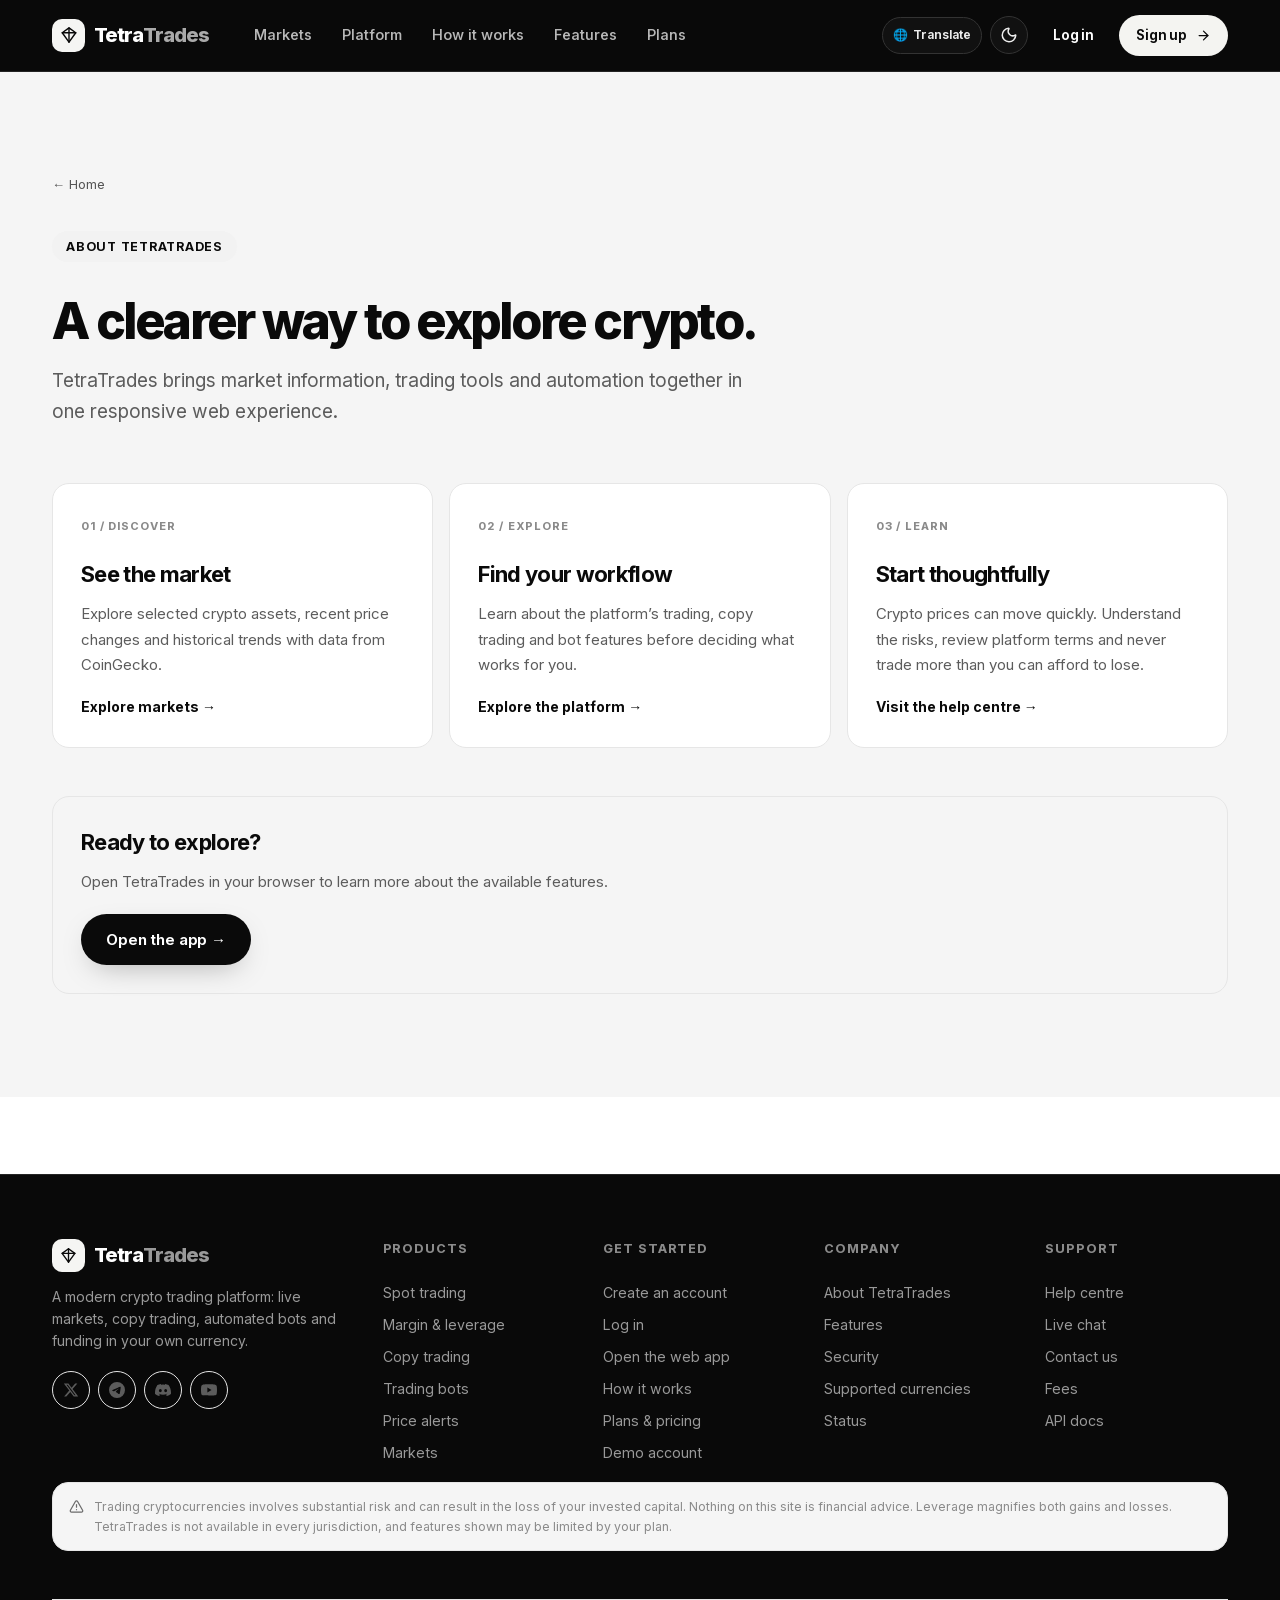
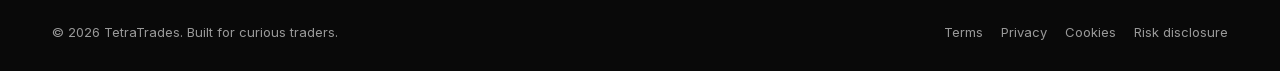
<file: about.html>
<!doctype html>
<html lang="en">
<head>
  <meta charset="utf-8" />
  <meta name="viewport" content="width=device-width, initial-scale=1" />
  <title>About — TetraTrades</title>
  <meta name="description" content="TetraTrades is a modern crypto trading platform with live market data, one-click copy trading, automated strategy bots and leveraged positions. Deposit and trade in your own currency. Get started free in minutes." />
  <meta name="keywords" content="TetraTrades, crypto trading platform, copy trading, trading bots, bitcoin trading, ethereum, leveraged trading, crypto exchange" />
  <meta name="robots" content="index, follow" />
  <meta property="og:type" content="website" />
  <meta property="og:site_name" content="TetraTrades" />
  <meta property="og:title" content="TetraTrades — One platform to trade, copy and automate" />
  <meta property="og:description" content="Live markets, copy trading, automated bots and multi-currency funding. Start free and trade in your own currency." />
  <meta name="twitter:card" content="summary_large_image" />
  <meta name="theme-color" media="(prefers-color-scheme: light)" content="#ffffff" />
  <meta name="theme-color" media="(prefers-color-scheme: dark)" content="#000000" />
  <link rel="icon" type="image/svg+xml" href="favicon.svg" />
  <link rel="stylesheet" href="styles.css" />
  <!-- Applied before first paint: marks JS availability and restores the saved
       theme so dark-mode visitors never see a white flash. Without JS the
       stylesheet's prefers-color-scheme fallback handles theming instead. -->
  <script>
    (function () {
      try {
        var k = "tetratrades_theme";
        var s = localStorage.getItem(k);
        var t = (s === "light" || s === "dark")
          ? s
          : (window.matchMedia && window.matchMedia("(prefers-color-scheme: dark)").matches ? "dark" : "light");
        document.documentElement.setAttribute("data-theme", t);
      } catch (e) { /* storage unavailable; CSS media fallback applies */ }
      document.documentElement.classList.add("js");
    })();
  </script>
  <script src="config.js" defer></script>
  <script src="site.js" defer></script>
  <script src="script.js" defer></script>
</head>
<body>
  <!-- Stroke + brand icon sprite. Referenced everywhere as
       <svg class="ic"><use href="#i-name"/></svg> so icons cost one definition. -->
  <svg class="sprite" aria-hidden="true" focusable="false" xmlns="http://www.w3.org/2000/svg">
    <symbol id="i-tetra" viewBox="0 0 24 24"><path d="M12 2.5 21 9l-9 12.5L3 9z"/><path d="M3 9h18"/><path d="M12 2.5v19"/></symbol>
    <symbol id="i-shield-check" viewBox="0 0 24 24"><path d="M20 13c0 5-3.5 7.5-7.66 8.95a1 1 0 0 1-.67-.01C7.5 20.5 4 18 4 13V6a1 1 0 0 1 1-1c2 0 4.5-1.2 6.24-2.72a1.17 1.17 0 0 1 1.52 0C14.51 3.81 17 5 19 5a1 1 0 0 1 1 1z"/><path d="m9 12 2 2 4-4"/></symbol>
    <symbol id="i-landmark" viewBox="0 0 24 24"><path d="M10 18v-7"/><path d="M11.119 2.205a2 2 0 0 1 1.762 0l7.84 3.846A.5.5 0 0 1 20.5 7h-17a.5.5 0 0 1-.22-.949z"/><path d="M14 18v-7"/><path d="M18 18v-7"/><path d="M3 22h18"/><path d="M6 18v-7"/></symbol>
    <symbol id="i-repeat" viewBox="0 0 24 24"><path d="m17 2 4 4-4 4"/><path d="M3 11v-1a4 4 0 0 1 4-4h14"/><path d="m7 22-4-4 4-4"/><path d="M21 13v1a4 4 0 0 1-4 4H3"/></symbol>
    <symbol id="i-sparkles" viewBox="0 0 24 24"><path d="M11.017 2.814a1 1 0 0 1 1.966 0l1.051 5.558a2 2 0 0 0 1.594 1.594l5.558 1.051a1 1 0 0 1 0 1.966l-5.558 1.051a2 2 0 0 0-1.594 1.594l-1.051 5.558a1 1 0 0 1-1.966 0l-1.051-5.558a2 2 0 0 0-1.594-1.594l-5.558-1.051a1 1 0 0 1 0-1.966l5.558-1.051a2 2 0 0 0 1.594-1.594z"/><path d="M20 2v4"/><path d="M22 4h-4"/><circle cx="4" cy="20" r="2"/></symbol>
    <symbol id="i-bot" viewBox="0 0 24 24"><path d="M12 8V4H8"/><rect width="16" height="12" x="4" y="8" rx="2"/><path d="M2 14h2"/><path d="M20 14h2"/><path d="M15 13v2"/><path d="M9 13v2"/></symbol>
    <symbol id="i-wallet" viewBox="0 0 24 24"><path d="M19 7V4a1 1 0 0 0-1-1H5a2 2 0 0 0 0 4h15a1 1 0 0 1 1 1v4h-3a2 2 0 0 0 0 4h3a1 1 0 0 0 1-1v-2a1 1 0 0 0-1-1"/><path d="M3 5v14a2 2 0 0 0 2 2h15a1 1 0 0 0 1-1v-4"/></symbol>
    <symbol id="i-circle-play" viewBox="0 0 24 24"><path d="M9 9.003a1 1 0 0 1 1.517-.859l4.997 2.997a1 1 0 0 1 0 1.718l-4.997 2.997A1 1 0 0 1 9 14.996z"/><circle cx="12" cy="12" r="10"/></symbol>
    <symbol id="i-arrow-right" viewBox="0 0 24 24"><path d="M5 12h14"/><path d="m12 5 7 7-7 7"/></symbol>
    <symbol id="i-sun" viewBox="0 0 24 24"><circle cx="12" cy="12" r="4"/><path d="M12 2v2"/><path d="M12 20v2"/><path d="m4.93 4.93 1.41 1.41"/><path d="m17.66 17.66 1.41 1.41"/><path d="M2 12h2"/><path d="M20 12h2"/><path d="m6.34 17.66-1.41 1.41"/><path d="m19.07 4.93-1.41 1.41"/></symbol>
    <symbol id="i-moon" viewBox="0 0 24 24"><path d="M20.985 12.486a9 9 0 1 1-9.473-9.472c.405-.022.617.46.402.803a6 6 0 0 0 8.268 8.268c.344-.215.825-.004.803.401"/></symbol>
    <symbol id="i-menu" viewBox="0 0 24 24"><path d="M4 5h16"/><path d="M4 12h16"/><path d="M4 19h16"/></symbol>
    <symbol id="i-x" viewBox="0 0 24 24"><path d="M18 6 6 18"/><path d="m6 6 12 12"/></symbol>
    <symbol id="i-refresh-cw" viewBox="0 0 24 24"><path d="M3 12a9 9 0 0 1 9-9 9.75 9.75 0 0 1 6.74 2.74L21 8"/><path d="M21 3v5h-5"/><path d="M21 12a9 9 0 0 1-9 9 9.75 9.75 0 0 1-6.74-2.74L3 16"/><path d="M8 16H3v5"/></symbol>
    <symbol id="i-trending-up" viewBox="0 0 24 24"><path d="M16 7h6v6"/><path d="m22 7-8.5 8.5-5-5L2 17"/></symbol>
    <symbol id="i-trending-down" viewBox="0 0 24 24"><path d="M16 17h6v-6"/><path d="m22 17-8.5-8.5-5 5L2 7"/></symbol>
    <symbol id="i-users" viewBox="0 0 24 24"><path d="M16 21v-2a4 4 0 0 0-4-4H6a4 4 0 0 0-4 4v2"/><path d="M16 3.128a4 4 0 0 1 0 7.744"/><path d="M22 21v-2a4 4 0 0 0-3-3.87"/><circle cx="9" cy="7" r="4"/></symbol>
    <symbol id="i-sliders-horizontal" viewBox="0 0 24 24"><path d="M10 5H3"/><path d="M12 19H3"/><path d="M14 3v4"/><path d="M16 17v4"/><path d="M21 12h-9"/><path d="M21 19h-5"/><path d="M21 5h-7"/><path d="M8 10v4"/><path d="M8 12H3"/></symbol>
    <symbol id="i-gauge" viewBox="0 0 24 24"><path d="m12 14 4-4"/><path d="M3.34 19a10 10 0 1 1 17.32 0"/></symbol>
    <symbol id="i-target" viewBox="0 0 24 24"><circle cx="12" cy="12" r="10"/><circle cx="12" cy="12" r="6"/><circle cx="12" cy="12" r="2"/></symbol>
    <symbol id="i-bell" viewBox="0 0 24 24"><path d="M10.268 21a2 2 0 0 0 3.464 0"/><path d="M3.262 15.326A1 1 0 0 0 4 17h16a1 1 0 0 0 .74-1.673C19.41 13.956 18 12.499 18 8A6 6 0 0 0 6 8c0 4.499-1.411 5.956-2.738 7.326"/></symbol>
    <symbol id="i-check" viewBox="0 0 24 24"><path d="M20 6 9 17l-5-5"/></symbol>
    <symbol id="i-minus" viewBox="0 0 24 24"><path d="M5 12h14"/></symbol>
    <symbol id="i-lock" viewBox="0 0 24 24"><rect width="18" height="11" x="3" y="11" rx="2" ry="2"/><path d="M7 11V7a5 5 0 0 1 10 0v4"/></symbol>
    <symbol id="i-radio" viewBox="0 0 24 24"><path d="M16.247 7.761a6 6 0 0 1 0 8.478"/><path d="M19.075 4.933a10 10 0 0 1 0 14.134"/><path d="M4.925 19.067a10 10 0 0 1 0-14.134"/><path d="M7.753 16.239a6 6 0 0 1 0-8.478"/><circle cx="12" cy="12" r="2"/></symbol>
    <symbol id="i-earth" viewBox="0 0 24 24"><path d="M21.54 15H17a2 2 0 0 0-2 2v4.54"/><path d="M7 3.34V5a3 3 0 0 0 3 3a2 2 0 0 1 2 2c0 1.1.9 2 2 2a2 2 0 0 0 2-2c0-1.1.9-2 2-2h3.17"/><path d="M11 21.95V18a2 2 0 0 0-2-2a2 2 0 0 1-2-2v-1a2 2 0 0 0-2-2H2.05"/><circle cx="12" cy="12" r="10"/></symbol>
    <symbol id="i-globe" viewBox="0 0 24 24"><circle cx="12" cy="12" r="10"/><path d="M12 2a14.5 14.5 0 0 0 0 20 14.5 14.5 0 0 0 0-20"/><path d="M2 12h20"/></symbol>
    <symbol id="i-triangle-alert" viewBox="0 0 24 24"><path d="m21.73 18-8-14a2 2 0 0 0-3.48 0l-8 14A2 2 0 0 0 4 21h16a2 2 0 0 0 1.73-3"/><path d="M12 9v4"/><path d="M12 17h.01"/></symbol>
    <symbol id="i-arrow-up-right" viewBox="0 0 24 24"><path d="M7 7h10v10"/><path d="M7 17 17 7"/></symbol>
    <symbol id="i-user-plus" viewBox="0 0 24 24"><path d="M16 21v-2a4 4 0 0 0-4-4H6a4 4 0 0 0-4 4v2"/><circle cx="9" cy="7" r="4"/><line x1="19" x2="19" y1="8" y2="14"/><line x1="22" x2="16" y1="11" y2="11"/></symbol>
    <symbol id="i-zap" viewBox="0 0 24 24"><path d="M15.914 4a1.5 1.5 0 00-2.474-1.561l-9 9A1.5 1.5 0 005.5 14h4.002a.5.5 0 01.471.666L8.086 20a1.5 1.5 0 002.475 1.56l9-9A1.5 1.5 0 0018.5 10h-3.997a.5.5 0 01-.472-.667z"/></symbol>
    <symbol id="s-x" viewBox="0 0 24 24"><path d="M18.244 2.25h3.308l-7.227 8.26 8.502 11.24H16.17l-5.214-6.817L4.99 21.75H1.68l7.73-8.835L1.254 2.25H8.08l4.713 6.231zm-1.161 17.52h1.833L7.084 4.126H5.117z"/></symbol>
    <symbol id="s-telegram" viewBox="0 0 24 24"><path d="M11.944 0A12 12 0 0 0 0 12a12 12 0 0 0 12 12 12 12 0 0 0 12-12A12 12 0 0 0 12 0zm4.962 7.224c.1-.002.321.023.465.14a.5.5 0 0 1 .171.325c.016.093.036.306.02.472-.18 1.898-.962 6.502-1.36 8.627-.168.9-.499 1.201-.82 1.23-.696.065-1.225-.46-1.9-.902-1.056-.693-1.653-1.124-2.678-1.8-1.185-.78-.417-1.21.258-1.91.177-.184 3.247-2.977 3.307-3.23.007-.032.014-.15-.056-.212s-.174-.041-.249-.024c-.106.024-1.793 1.14-5.061 3.345-.48.33-.913.49-1.302.48-.428-.008-1.252-.241-1.865-.44-.752-.245-1.349-.374-1.297-.789.027-.216.325-.437.893-.663 3.498-1.524 5.83-2.529 6.998-3.014 3.332-1.386 4.025-1.627 4.476-1.635z"/></symbol>
    <symbol id="s-discord" viewBox="0 0 24 24"><path d="M20.317 4.37a19.79 19.79 0 0 0-4.885-1.515.074.074 0 0 0-.079.037c-.21.375-.444.865-.608 1.25a18.27 18.27 0 0 0-5.487 0 12.64 12.64 0 0 0-.617-1.25.077.077 0 0 0-.079-.037A19.736 19.736 0 0 0 3.677 4.37a.07.07 0 0 0-.032.027C.533 9.046-.32 13.58.099 18.058a.082.082 0 0 0 .031.057 19.9 19.9 0 0 0 5.993 3.03.078.078 0 0 0 .084-.028c.462-.63.874-1.295 1.226-1.994a.076.076 0 0 0-.041-.106 13.107 13.107 0 0 1-1.872-.892.077.077 0 0 1-.008-.128 10.2 10.2 0 0 0 .372-.292.074.074 0 0 1 .077-.01c3.928 1.793 8.18 1.793 12.062 0a.074.074 0 0 1 .078.01c.12.098.246.198.373.292a.077.077 0 0 1-.006.127 12.299 12.299 0 0 1-1.873.892.077.077 0 0 0-.041.107c.36.698.772 1.362 1.225 1.993a.076.076 0 0 0 .084.028 19.839 19.839 0 0 0 6.002-3.03.077.077 0 0 0 .032-.054c.5-5.177-.838-9.674-3.549-13.66a.061.061 0 0 0-.031-.03M8.02 15.33c-1.183 0-2.157-1.085-2.157-2.419 0-1.333.956-2.419 2.157-2.419 1.21 0 2.176 1.096 2.157 2.42 0 1.333-.956 2.418-2.157 2.418m7.975 0c-1.183 0-2.157-1.085-2.157-2.419 0-1.333.955-2.419 2.157-2.419 1.21 0 2.176 1.096 2.157 2.42 0 1.333-.946 2.418-2.157 2.418"/></symbol>
    <symbol id="s-youtube" viewBox="0 0 24 24"><path d="M23.498 6.186a3.016 3.016 0 0 0-2.122-2.136C19.505 3.545 12 3.545 12 3.545s-7.505 0-9.377.505A3.017 3.017 0 0 0 .502 6.186C0 8.07 0 12 0 12s0 3.93.502 5.814a3.016 3.016 0 0 0 2.122 2.136c1.871.505 9.376.505 9.376.505s7.505 0 9.377-.505a3.015 3.015 0 0 0 2.122-2.136C24 15.93 24 12 24 12s0-3.93-.502-5.814M9.545 15.568V8.432L15.818 12z"/></symbol>
  </svg>

  <input type="checkbox" id="nav-toggle" class="nav-check" />

  <header class="nav" id="nav">
    <div class="shell nav-inner">
      <a href="index.html" class="brand" aria-label="TetraTrades — home">
        <span class="brand-tile" aria-hidden="true">
          <svg class="ic" width="18" height="18" style="stroke-width:1.9"><use href="#i-tetra"/></svg>
        </span>
        <span class="brand-name">Tetra<span>Trades</span></span>
      </a>

      <nav class="nav-links" aria-label="Primary">
        <a class="nav-link" href="index.html#markets">Markets</a>
        <a class="nav-link" href="index.html#platform">Platform</a>
        <a class="nav-link" href="index.html#how">How it works</a>
        <a class="nav-link" href="index.html#features">Features</a>
        <a class="nav-link" href="index.html#plans">Plans</a>
      </nav>

      <span class="nav-spacer"></span>

      <div class="nav-actions">
        <div class="translate-wrap"><button class="translate-toggle" type="button" aria-expanded="false" aria-controls="translate-panel">🌐 <span>Translate</span></button><div id="translate-panel" class="translate-panel" hidden><strong>Translate this page</strong><p>Machine translation by Google. Content may not be exact.</p><div id="google_translate_element"></div><p class="translate-status" role="status"></p></div></div>
        <button type="button" class="icon-round" id="theme-toggle" aria-label="Switch theme" title="Switch theme">
          <svg class="ic ic-sun" width="18" height="18"><use href="#i-sun"/></svg>
          <svg class="ic ic-moon" width="18" height="18"><use href="#i-moon"/></svg>
        </button>
        <a class="btn btn--quiet btn--sm" href="https://tetra-trades.vercel.app/">Log in</a>
        <a class="btn btn--primary btn--sm" href="https://tetra-trades.vercel.app/">
          Sign up <svg class="ic" width="15" height="15"><use href="#i-arrow-right"/></svg>
        </a>
        <label class="icon-round nav-burger" for="nav-toggle" title="Menu">
          <svg class="ic ic-open" width="19" height="19"><use href="#i-menu"/></svg>
          <svg class="ic ic-close" width="19" height="19"><use href="#i-x"/></svg>
        </label>
      </div>
    </div>
  </header>

  <div class="drawer" id="drawer">
    <a href="index.html#markets">Markets</a>
    <a href="index.html#platform">Platform</a>
    <a href="index.html#how">How it works</a>
    <a href="index.html#features">Features</a>
    <a href="index.html#plans">Plans</a>
    <a href="markets.html">Market overview</a>
    <a href="about.html">About</a>
    <a href="help.html">Help centre</a>
    <div class="drawer-cta">
      <a class="btn btn--ghost" href="https://tetra-trades.vercel.app/">Log in</a>
      <a class="btn btn--primary" href="https://tetra-trades.vercel.app/">
        Create free account <svg class="ic" width="16" height="16"><use href="#i-arrow-right"/></svg>
      </a>
    </div>
  </div>

  <main id="top">
<section class="page-hero"><div class="shell"><a class="page-back" href="index.html">← Home</a><span class="eyebrow">About TetraTrades</span><h1 class="h-section">A clearer way to explore crypto.</h1><p class="lede">TetraTrades brings market information, trading tools and automation together in one responsive web experience.</p><div class="page-grid"><article class="page-card"><span class="page-number">01 / DISCOVER</span><h2>See the market</h2><p>Explore selected crypto assets, recent price changes and historical trends with data from CoinGecko.</p><a href="markets.html">Explore markets →</a></article><article class="page-card"><span class="page-number">02 / EXPLORE</span><h2>Find your workflow</h2><p>Learn about the platform’s trading, copy trading and bot features before deciding what works for you.</p><a href="index.html#platform">Explore the platform →</a></article><article class="page-card"><span class="page-number">03 / LEARN</span><h2>Start thoughtfully</h2><p>Crypto prices can move quickly. Understand the risks, review platform terms and never trade more than you can afford to lose.</p><a href="help.html">Visit the help centre →</a></article></div><div class="page-callout"><h2>Ready to explore?</h2><p>Open TetraTrades in your browser to learn more about the available features.</p><a class="btn btn--primary" href="https://tetra-trades.vercel.app/">Open the app →</a></div></div></section>
  </main>
  <!-- ================= FOOTER ================= -->
  <footer class="footer">
    <div class="shell">
      <div class="footer-grid">
        <div class="footer-brand">
          <a href="index.html" class="brand" aria-label="TetraTrades — home">
            <span class="brand-tile" aria-hidden="true"><svg class="ic" width="17" height="17" style="stroke-width:1.9"><use href="#i-tetra"/></svg></span>
            <span class="brand-name">Tetra<span>Trades</span></span>
          </a>
          <p>A modern crypto trading platform: live markets, copy trading, automated bots and funding in your own currency.</p>
          <div style="display:flex;gap:8px;margin-top:18px">
            <a class="icon-round" href="#" aria-label="X (Twitter)" title="X (Twitter)"><svg class="ic-fill" width="16" height="16"><use href="#s-x"/></svg></a>
            <a class="icon-round" href="#" aria-label="Telegram" title="Telegram"><svg class="ic-fill" width="16" height="16"><use href="#s-telegram"/></svg></a>
            <a class="icon-round" href="#" aria-label="Discord" title="Discord"><svg class="ic-fill" width="16" height="16"><use href="#s-discord"/></svg></a>
            <a class="icon-round" href="#" aria-label="YouTube" title="YouTube"><svg class="ic-fill" width="16" height="16"><use href="#s-youtube"/></svg></a>
          </div>
        </div>
        <div class="footer-col">
          <h4>Products</h4>
          <a href="index.html#platform">Spot trading</a><a href="index.html#platform">Margin &amp; leverage</a><a href="index.html#platform">Copy trading</a><a href="index.html#platform">Trading bots</a><a href="index.html#features">Price alerts</a><a href="markets.html">Markets</a>
        </div>
        <div class="footer-col">
          <h4>Get started</h4>
          <a href="https://tetra-trades.vercel.app/">Create an account</a><a href="https://tetra-trades.vercel.app/">Log in</a><a href="https://tetra-trades.vercel.app/">Open the web app</a><a href="index.html#how">How it works</a><a href="index.html#plans">Plans &amp; pricing</a><a href="https://tetra-trades.vercel.app/">Demo account</a>
        </div>
        <div class="footer-col">
          <h4>Company</h4>
          <a href="about.html">About TetraTrades</a><a href="index.html#features">Features</a><a href="index.html#features">Security</a><a href="index.html#features">Supported currencies</a><a href="index.html#markets">Status</a>
        </div>
        <div class="footer-col">
          <h4>Support</h4>
          <a href="help.html">Help centre</a><a href="help.html#contact" data-chat-link>Live chat</a><a href="help.html#contact">Contact us</a><a href="index.html#plans">Fees</a><a href="https://tetra-trades.vercel.app/">API docs</a>
        </div>
      </div>

      <div class="disclaimer">
        <svg class="ic" width="15" height="15" style="color:var(--amber)"><use href="#i-triangle-alert"/></svg>
        <span>Trading cryptocurrencies involves substantial risk and can result in the loss of your invested capital. Nothing on this site is financial advice. Leverage magnifies both gains and losses. TetraTrades is not available in every jurisdiction, and features shown may be limited by your plan.</span>
      </div>

      <div class="footer-bottom">
        <span>© 2026 TetraTrades. Built for curious traders.</span>
        <ul>
          <li><a href="https://tetra-trades.vercel.app/">Terms</a></li>
          <li><a href="https://tetra-trades.vercel.app/">Privacy</a></li>
          <li><a href="https://tetra-trades.vercel.app/">Cookies</a></li>
          <li><a href="https://tetra-trades.vercel.app/">Risk disclosure</a></li>
        </ul>
      </div>
    </div>
  </footer>
</body>
</html>
</file>
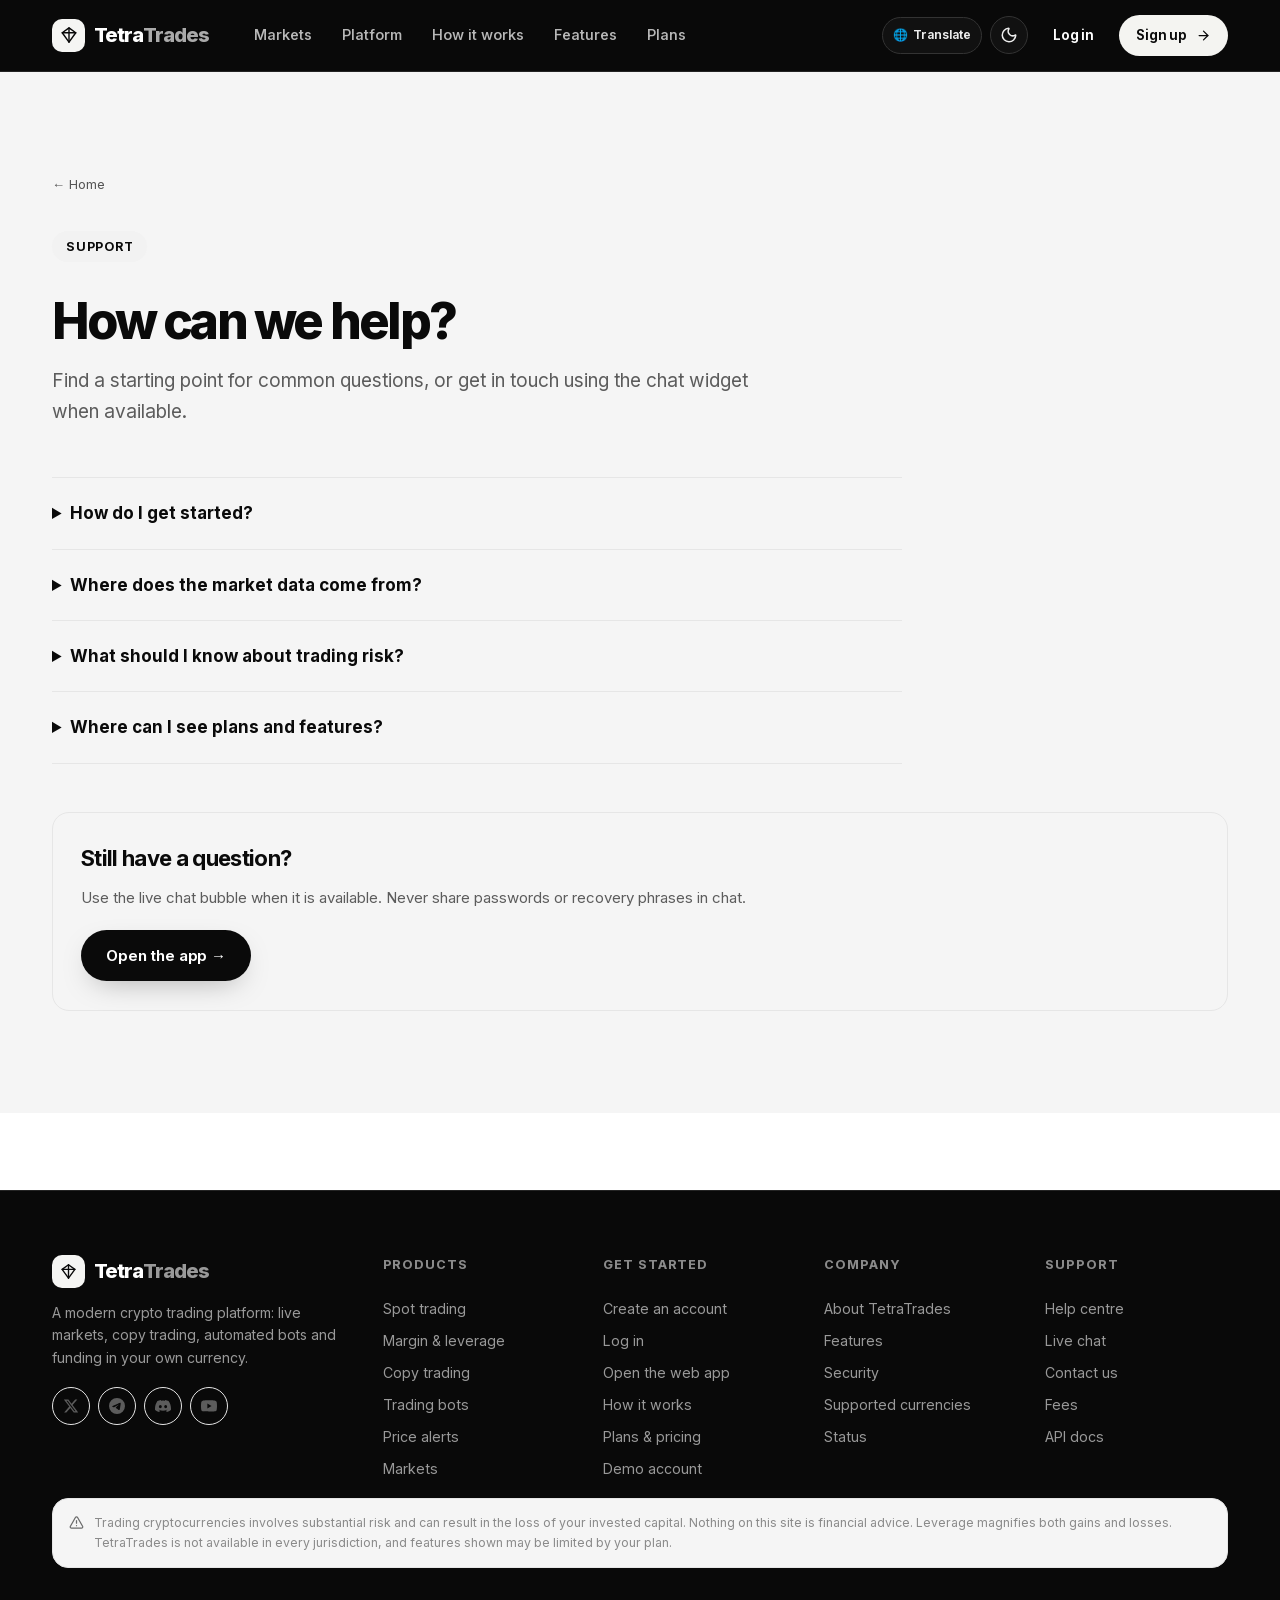
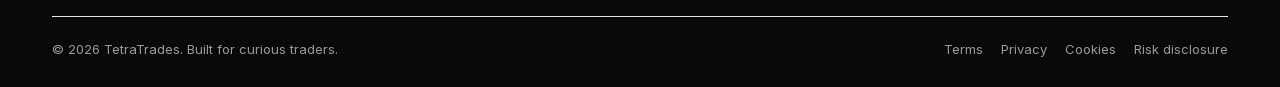
<file: help.html>
<!doctype html>
<html lang="en">
<head>
  <meta charset="utf-8" />
  <meta name="viewport" content="width=device-width, initial-scale=1" />
  <title>Help_centre — TetraTrades</title>
  <meta name="description" content="TetraTrades is a modern crypto trading platform with live market data, one-click copy trading, automated strategy bots and leveraged positions. Deposit and trade in your own currency. Get started free in minutes." />
  <meta name="keywords" content="TetraTrades, crypto trading platform, copy trading, trading bots, bitcoin trading, ethereum, leveraged trading, crypto exchange" />
  <meta name="robots" content="index, follow" />
  <meta property="og:type" content="website" />
  <meta property="og:site_name" content="TetraTrades" />
  <meta property="og:title" content="TetraTrades — One platform to trade, copy and automate" />
  <meta property="og:description" content="Live markets, copy trading, automated bots and multi-currency funding. Start free and trade in your own currency." />
  <meta name="twitter:card" content="summary_large_image" />
  <meta name="theme-color" media="(prefers-color-scheme: light)" content="#ffffff" />
  <meta name="theme-color" media="(prefers-color-scheme: dark)" content="#000000" />
  <link rel="icon" type="image/svg+xml" href="favicon.svg" />
  <link rel="stylesheet" href="styles.css" />
  <!-- Applied before first paint: marks JS availability and restores the saved
       theme so dark-mode visitors never see a white flash. Without JS the
       stylesheet's prefers-color-scheme fallback handles theming instead. -->
  <script>
    (function () {
      try {
        var k = "tetratrades_theme";
        var s = localStorage.getItem(k);
        var t = (s === "light" || s === "dark")
          ? s
          : (window.matchMedia && window.matchMedia("(prefers-color-scheme: dark)").matches ? "dark" : "light");
        document.documentElement.setAttribute("data-theme", t);
      } catch (e) { /* storage unavailable; CSS media fallback applies */ }
      document.documentElement.classList.add("js");
    })();
  </script>
  <script src="config.js" defer></script>
  <script src="site.js" defer></script>
  <script src="script.js" defer></script>
</head>
<body>
  <!-- Stroke + brand icon sprite. Referenced everywhere as
       <svg class="ic"><use href="#i-name"/></svg> so icons cost one definition. -->
  <svg class="sprite" aria-hidden="true" focusable="false" xmlns="http://www.w3.org/2000/svg">
    <symbol id="i-tetra" viewBox="0 0 24 24"><path d="M12 2.5 21 9l-9 12.5L3 9z"/><path d="M3 9h18"/><path d="M12 2.5v19"/></symbol>
    <symbol id="i-shield-check" viewBox="0 0 24 24"><path d="M20 13c0 5-3.5 7.5-7.66 8.95a1 1 0 0 1-.67-.01C7.5 20.5 4 18 4 13V6a1 1 0 0 1 1-1c2 0 4.5-1.2 6.24-2.72a1.17 1.17 0 0 1 1.52 0C14.51 3.81 17 5 19 5a1 1 0 0 1 1 1z"/><path d="m9 12 2 2 4-4"/></symbol>
    <symbol id="i-landmark" viewBox="0 0 24 24"><path d="M10 18v-7"/><path d="M11.119 2.205a2 2 0 0 1 1.762 0l7.84 3.846A.5.5 0 0 1 20.5 7h-17a.5.5 0 0 1-.22-.949z"/><path d="M14 18v-7"/><path d="M18 18v-7"/><path d="M3 22h18"/><path d="M6 18v-7"/></symbol>
    <symbol id="i-repeat" viewBox="0 0 24 24"><path d="m17 2 4 4-4 4"/><path d="M3 11v-1a4 4 0 0 1 4-4h14"/><path d="m7 22-4-4 4-4"/><path d="M21 13v1a4 4 0 0 1-4 4H3"/></symbol>
    <symbol id="i-sparkles" viewBox="0 0 24 24"><path d="M11.017 2.814a1 1 0 0 1 1.966 0l1.051 5.558a2 2 0 0 0 1.594 1.594l5.558 1.051a1 1 0 0 1 0 1.966l-5.558 1.051a2 2 0 0 0-1.594 1.594l-1.051 5.558a1 1 0 0 1-1.966 0l-1.051-5.558a2 2 0 0 0-1.594-1.594l-5.558-1.051a1 1 0 0 1 0-1.966l5.558-1.051a2 2 0 0 0 1.594-1.594z"/><path d="M20 2v4"/><path d="M22 4h-4"/><circle cx="4" cy="20" r="2"/></symbol>
    <symbol id="i-bot" viewBox="0 0 24 24"><path d="M12 8V4H8"/><rect width="16" height="12" x="4" y="8" rx="2"/><path d="M2 14h2"/><path d="M20 14h2"/><path d="M15 13v2"/><path d="M9 13v2"/></symbol>
    <symbol id="i-wallet" viewBox="0 0 24 24"><path d="M19 7V4a1 1 0 0 0-1-1H5a2 2 0 0 0 0 4h15a1 1 0 0 1 1 1v4h-3a2 2 0 0 0 0 4h3a1 1 0 0 0 1-1v-2a1 1 0 0 0-1-1"/><path d="M3 5v14a2 2 0 0 0 2 2h15a1 1 0 0 0 1-1v-4"/></symbol>
    <symbol id="i-circle-play" viewBox="0 0 24 24"><path d="M9 9.003a1 1 0 0 1 1.517-.859l4.997 2.997a1 1 0 0 1 0 1.718l-4.997 2.997A1 1 0 0 1 9 14.996z"/><circle cx="12" cy="12" r="10"/></symbol>
    <symbol id="i-arrow-right" viewBox="0 0 24 24"><path d="M5 12h14"/><path d="m12 5 7 7-7 7"/></symbol>
    <symbol id="i-sun" viewBox="0 0 24 24"><circle cx="12" cy="12" r="4"/><path d="M12 2v2"/><path d="M12 20v2"/><path d="m4.93 4.93 1.41 1.41"/><path d="m17.66 17.66 1.41 1.41"/><path d="M2 12h2"/><path d="M20 12h2"/><path d="m6.34 17.66-1.41 1.41"/><path d="m19.07 4.93-1.41 1.41"/></symbol>
    <symbol id="i-moon" viewBox="0 0 24 24"><path d="M20.985 12.486a9 9 0 1 1-9.473-9.472c.405-.022.617.46.402.803a6 6 0 0 0 8.268 8.268c.344-.215.825-.004.803.401"/></symbol>
    <symbol id="i-menu" viewBox="0 0 24 24"><path d="M4 5h16"/><path d="M4 12h16"/><path d="M4 19h16"/></symbol>
    <symbol id="i-x" viewBox="0 0 24 24"><path d="M18 6 6 18"/><path d="m6 6 12 12"/></symbol>
    <symbol id="i-refresh-cw" viewBox="0 0 24 24"><path d="M3 12a9 9 0 0 1 9-9 9.75 9.75 0 0 1 6.74 2.74L21 8"/><path d="M21 3v5h-5"/><path d="M21 12a9 9 0 0 1-9 9 9.75 9.75 0 0 1-6.74-2.74L3 16"/><path d="M8 16H3v5"/></symbol>
    <symbol id="i-trending-up" viewBox="0 0 24 24"><path d="M16 7h6v6"/><path d="m22 7-8.5 8.5-5-5L2 17"/></symbol>
    <symbol id="i-trending-down" viewBox="0 0 24 24"><path d="M16 17h6v-6"/><path d="m22 17-8.5-8.5-5 5L2 7"/></symbol>
    <symbol id="i-users" viewBox="0 0 24 24"><path d="M16 21v-2a4 4 0 0 0-4-4H6a4 4 0 0 0-4 4v2"/><path d="M16 3.128a4 4 0 0 1 0 7.744"/><path d="M22 21v-2a4 4 0 0 0-3-3.87"/><circle cx="9" cy="7" r="4"/></symbol>
    <symbol id="i-sliders-horizontal" viewBox="0 0 24 24"><path d="M10 5H3"/><path d="M12 19H3"/><path d="M14 3v4"/><path d="M16 17v4"/><path d="M21 12h-9"/><path d="M21 19h-5"/><path d="M21 5h-7"/><path d="M8 10v4"/><path d="M8 12H3"/></symbol>
    <symbol id="i-gauge" viewBox="0 0 24 24"><path d="m12 14 4-4"/><path d="M3.34 19a10 10 0 1 1 17.32 0"/></symbol>
    <symbol id="i-target" viewBox="0 0 24 24"><circle cx="12" cy="12" r="10"/><circle cx="12" cy="12" r="6"/><circle cx="12" cy="12" r="2"/></symbol>
    <symbol id="i-bell" viewBox="0 0 24 24"><path d="M10.268 21a2 2 0 0 0 3.464 0"/><path d="M3.262 15.326A1 1 0 0 0 4 17h16a1 1 0 0 0 .74-1.673C19.41 13.956 18 12.499 18 8A6 6 0 0 0 6 8c0 4.499-1.411 5.956-2.738 7.326"/></symbol>
    <symbol id="i-check" viewBox="0 0 24 24"><path d="M20 6 9 17l-5-5"/></symbol>
    <symbol id="i-minus" viewBox="0 0 24 24"><path d="M5 12h14"/></symbol>
    <symbol id="i-lock" viewBox="0 0 24 24"><rect width="18" height="11" x="3" y="11" rx="2" ry="2"/><path d="M7 11V7a5 5 0 0 1 10 0v4"/></symbol>
    <symbol id="i-radio" viewBox="0 0 24 24"><path d="M16.247 7.761a6 6 0 0 1 0 8.478"/><path d="M19.075 4.933a10 10 0 0 1 0 14.134"/><path d="M4.925 19.067a10 10 0 0 1 0-14.134"/><path d="M7.753 16.239a6 6 0 0 1 0-8.478"/><circle cx="12" cy="12" r="2"/></symbol>
    <symbol id="i-earth" viewBox="0 0 24 24"><path d="M21.54 15H17a2 2 0 0 0-2 2v4.54"/><path d="M7 3.34V5a3 3 0 0 0 3 3a2 2 0 0 1 2 2c0 1.1.9 2 2 2a2 2 0 0 0 2-2c0-1.1.9-2 2-2h3.17"/><path d="M11 21.95V18a2 2 0 0 0-2-2a2 2 0 0 1-2-2v-1a2 2 0 0 0-2-2H2.05"/><circle cx="12" cy="12" r="10"/></symbol>
    <symbol id="i-globe" viewBox="0 0 24 24"><circle cx="12" cy="12" r="10"/><path d="M12 2a14.5 14.5 0 0 0 0 20 14.5 14.5 0 0 0 0-20"/><path d="M2 12h20"/></symbol>
    <symbol id="i-triangle-alert" viewBox="0 0 24 24"><path d="m21.73 18-8-14a2 2 0 0 0-3.48 0l-8 14A2 2 0 0 0 4 21h16a2 2 0 0 0 1.73-3"/><path d="M12 9v4"/><path d="M12 17h.01"/></symbol>
    <symbol id="i-arrow-up-right" viewBox="0 0 24 24"><path d="M7 7h10v10"/><path d="M7 17 17 7"/></symbol>
    <symbol id="i-user-plus" viewBox="0 0 24 24"><path d="M16 21v-2a4 4 0 0 0-4-4H6a4 4 0 0 0-4 4v2"/><circle cx="9" cy="7" r="4"/><line x1="19" x2="19" y1="8" y2="14"/><line x1="22" x2="16" y1="11" y2="11"/></symbol>
    <symbol id="i-zap" viewBox="0 0 24 24"><path d="M15.914 4a1.5 1.5 0 00-2.474-1.561l-9 9A1.5 1.5 0 005.5 14h4.002a.5.5 0 01.471.666L8.086 20a1.5 1.5 0 002.475 1.56l9-9A1.5 1.5 0 0018.5 10h-3.997a.5.5 0 01-.472-.667z"/></symbol>
    <symbol id="s-x" viewBox="0 0 24 24"><path d="M18.244 2.25h3.308l-7.227 8.26 8.502 11.24H16.17l-5.214-6.817L4.99 21.75H1.68l7.73-8.835L1.254 2.25H8.08l4.713 6.231zm-1.161 17.52h1.833L7.084 4.126H5.117z"/></symbol>
    <symbol id="s-telegram" viewBox="0 0 24 24"><path d="M11.944 0A12 12 0 0 0 0 12a12 12 0 0 0 12 12 12 12 0 0 0 12-12A12 12 0 0 0 12 0zm4.962 7.224c.1-.002.321.023.465.14a.5.5 0 0 1 .171.325c.016.093.036.306.02.472-.18 1.898-.962 6.502-1.36 8.627-.168.9-.499 1.201-.82 1.23-.696.065-1.225-.46-1.9-.902-1.056-.693-1.653-1.124-2.678-1.8-1.185-.78-.417-1.21.258-1.91.177-.184 3.247-2.977 3.307-3.23.007-.032.014-.15-.056-.212s-.174-.041-.249-.024c-.106.024-1.793 1.14-5.061 3.345-.48.33-.913.49-1.302.48-.428-.008-1.252-.241-1.865-.44-.752-.245-1.349-.374-1.297-.789.027-.216.325-.437.893-.663 3.498-1.524 5.83-2.529 6.998-3.014 3.332-1.386 4.025-1.627 4.476-1.635z"/></symbol>
    <symbol id="s-discord" viewBox="0 0 24 24"><path d="M20.317 4.37a19.79 19.79 0 0 0-4.885-1.515.074.074 0 0 0-.079.037c-.21.375-.444.865-.608 1.25a18.27 18.27 0 0 0-5.487 0 12.64 12.64 0 0 0-.617-1.25.077.077 0 0 0-.079-.037A19.736 19.736 0 0 0 3.677 4.37a.07.07 0 0 0-.032.027C.533 9.046-.32 13.58.099 18.058a.082.082 0 0 0 .031.057 19.9 19.9 0 0 0 5.993 3.03.078.078 0 0 0 .084-.028c.462-.63.874-1.295 1.226-1.994a.076.076 0 0 0-.041-.106 13.107 13.107 0 0 1-1.872-.892.077.077 0 0 1-.008-.128 10.2 10.2 0 0 0 .372-.292.074.074 0 0 1 .077-.01c3.928 1.793 8.18 1.793 12.062 0a.074.074 0 0 1 .078.01c.12.098.246.198.373.292a.077.077 0 0 1-.006.127 12.299 12.299 0 0 1-1.873.892.077.077 0 0 0-.041.107c.36.698.772 1.362 1.225 1.993a.076.076 0 0 0 .084.028 19.839 19.839 0 0 0 6.002-3.03.077.077 0 0 0 .032-.054c.5-5.177-.838-9.674-3.549-13.66a.061.061 0 0 0-.031-.03M8.02 15.33c-1.183 0-2.157-1.085-2.157-2.419 0-1.333.956-2.419 2.157-2.419 1.21 0 2.176 1.096 2.157 2.42 0 1.333-.956 2.418-2.157 2.418m7.975 0c-1.183 0-2.157-1.085-2.157-2.419 0-1.333.955-2.419 2.157-2.419 1.21 0 2.176 1.096 2.157 2.42 0 1.333-.946 2.418-2.157 2.418"/></symbol>
    <symbol id="s-youtube" viewBox="0 0 24 24"><path d="M23.498 6.186a3.016 3.016 0 0 0-2.122-2.136C19.505 3.545 12 3.545 12 3.545s-7.505 0-9.377.505A3.017 3.017 0 0 0 .502 6.186C0 8.07 0 12 0 12s0 3.93.502 5.814a3.016 3.016 0 0 0 2.122 2.136c1.871.505 9.376.505 9.376.505s7.505 0 9.377-.505a3.015 3.015 0 0 0 2.122-2.136C24 15.93 24 12 24 12s0-3.93-.502-5.814M9.545 15.568V8.432L15.818 12z"/></symbol>
  </svg>

  <input type="checkbox" id="nav-toggle" class="nav-check" />

  <header class="nav" id="nav">
    <div class="shell nav-inner">
      <a href="index.html" class="brand" aria-label="TetraTrades — home">
        <span class="brand-tile" aria-hidden="true">
          <svg class="ic" width="18" height="18" style="stroke-width:1.9"><use href="#i-tetra"/></svg>
        </span>
        <span class="brand-name">Tetra<span>Trades</span></span>
      </a>

      <nav class="nav-links" aria-label="Primary">
        <a class="nav-link" href="index.html#markets">Markets</a>
        <a class="nav-link" href="index.html#platform">Platform</a>
        <a class="nav-link" href="index.html#how">How it works</a>
        <a class="nav-link" href="index.html#features">Features</a>
        <a class="nav-link" href="index.html#plans">Plans</a>
      </nav>

      <span class="nav-spacer"></span>

      <div class="nav-actions">
        <div class="translate-wrap"><button class="translate-toggle" type="button" aria-expanded="false" aria-controls="translate-panel">🌐 <span>Translate</span></button><div id="translate-panel" class="translate-panel" hidden><strong>Translate this page</strong><p>Machine translation by Google. Content may not be exact.</p><div id="google_translate_element"></div><p class="translate-status" role="status"></p></div></div>
        <button type="button" class="icon-round" id="theme-toggle" aria-label="Switch theme" title="Switch theme">
          <svg class="ic ic-sun" width="18" height="18"><use href="#i-sun"/></svg>
          <svg class="ic ic-moon" width="18" height="18"><use href="#i-moon"/></svg>
        </button>
        <a class="btn btn--quiet btn--sm" href="https://tetra-trades.vercel.app/">Log in</a>
        <a class="btn btn--primary btn--sm" href="https://tetra-trades.vercel.app/">
          Sign up <svg class="ic" width="15" height="15"><use href="#i-arrow-right"/></svg>
        </a>
        <label class="icon-round nav-burger" for="nav-toggle" title="Menu">
          <svg class="ic ic-open" width="19" height="19"><use href="#i-menu"/></svg>
          <svg class="ic ic-close" width="19" height="19"><use href="#i-x"/></svg>
        </label>
      </div>
    </div>
  </header>

  <div class="drawer" id="drawer">
    <a href="index.html#markets">Markets</a>
    <a href="index.html#platform">Platform</a>
    <a href="index.html#how">How it works</a>
    <a href="index.html#features">Features</a>
    <a href="index.html#plans">Plans</a>
    <a href="markets.html">Market overview</a>
    <a href="about.html">About</a>
    <a href="help.html">Help centre</a>
    <div class="drawer-cta">
      <a class="btn btn--ghost" href="https://tetra-trades.vercel.app/">Log in</a>
      <a class="btn btn--primary" href="https://tetra-trades.vercel.app/">
        Create free account <svg class="ic" width="16" height="16"><use href="#i-arrow-right"/></svg>
      </a>
    </div>
  </div>

  <main id="top">
<section class="page-hero"><div class="shell"><a class="page-back" href="index.html">← Home</a><span class="eyebrow">Support</span><h1 class="h-section">How can we help?</h1><p class="lede">Find a starting point for common questions, or get in touch using the chat widget when available.</p><div class="faq-list"><details><summary>How do I get started?</summary><p>Visit the TetraTrades web app to create an account or sign in. Review the available features and terms before trading.</p><a href="https://tetra-trades.vercel.app/">Open the app →</a></details><details><summary>Where does the market data come from?</summary><p>Market prices and charts on this site are provided by CoinGecko. Data can be delayed or temporarily unavailable; the market status indicates whether you are seeing live, cached or sample data.</p><a href="markets.html">View the markets →</a></details><details><summary>What should I know about trading risk?</summary><p>Cryptocurrency trading can result in the loss of your invested capital. Leverage magnifies gains and losses. This site is not financial advice.</p></details><details><summary>Where can I see plans and features?</summary><p>Explore the overview on our home page. Check the app for the latest availability, fees and conditions.</p><a href="index.html#plans">View plans →</a></details></div><div class="page-callout" id="contact"><h2>Still have a question?</h2><p>Use the live chat bubble when it is available. Never share passwords or recovery phrases in chat.</p><a class="btn btn--primary" href="https://tetra-trades.vercel.app/">Open the app →</a></div></div></section>
  </main>
  <!-- ================= FOOTER ================= -->
  <footer class="footer">
    <div class="shell">
      <div class="footer-grid">
        <div class="footer-brand">
          <a href="index.html" class="brand" aria-label="TetraTrades — home">
            <span class="brand-tile" aria-hidden="true"><svg class="ic" width="17" height="17" style="stroke-width:1.9"><use href="#i-tetra"/></svg></span>
            <span class="brand-name">Tetra<span>Trades</span></span>
          </a>
          <p>A modern crypto trading platform: live markets, copy trading, automated bots and funding in your own currency.</p>
          <div style="display:flex;gap:8px;margin-top:18px">
            <a class="icon-round" href="#" aria-label="X (Twitter)" title="X (Twitter)"><svg class="ic-fill" width="16" height="16"><use href="#s-x"/></svg></a>
            <a class="icon-round" href="#" aria-label="Telegram" title="Telegram"><svg class="ic-fill" width="16" height="16"><use href="#s-telegram"/></svg></a>
            <a class="icon-round" href="#" aria-label="Discord" title="Discord"><svg class="ic-fill" width="16" height="16"><use href="#s-discord"/></svg></a>
            <a class="icon-round" href="#" aria-label="YouTube" title="YouTube"><svg class="ic-fill" width="16" height="16"><use href="#s-youtube"/></svg></a>
          </div>
        </div>
        <div class="footer-col">
          <h4>Products</h4>
          <a href="index.html#platform">Spot trading</a><a href="index.html#platform">Margin &amp; leverage</a><a href="index.html#platform">Copy trading</a><a href="index.html#platform">Trading bots</a><a href="index.html#features">Price alerts</a><a href="markets.html">Markets</a>
        </div>
        <div class="footer-col">
          <h4>Get started</h4>
          <a href="https://tetra-trades.vercel.app/">Create an account</a><a href="https://tetra-trades.vercel.app/">Log in</a><a href="https://tetra-trades.vercel.app/">Open the web app</a><a href="index.html#how">How it works</a><a href="index.html#plans">Plans &amp; pricing</a><a href="https://tetra-trades.vercel.app/">Demo account</a>
        </div>
        <div class="footer-col">
          <h4>Company</h4>
          <a href="about.html">About TetraTrades</a><a href="index.html#features">Features</a><a href="index.html#features">Security</a><a href="index.html#features">Supported currencies</a><a href="index.html#markets">Status</a>
        </div>
        <div class="footer-col">
          <h4>Support</h4>
          <a href="help.html">Help centre</a><a href="help.html#contact" data-chat-link>Live chat</a><a href="help.html#contact">Contact us</a><a href="index.html#plans">Fees</a><a href="https://tetra-trades.vercel.app/">API docs</a>
        </div>
      </div>

      <div class="disclaimer">
        <svg class="ic" width="15" height="15" style="color:var(--amber)"><use href="#i-triangle-alert"/></svg>
        <span>Trading cryptocurrencies involves substantial risk and can result in the loss of your invested capital. Nothing on this site is financial advice. Leverage magnifies both gains and losses. TetraTrades is not available in every jurisdiction, and features shown may be limited by your plan.</span>
      </div>

      <div class="footer-bottom">
        <span>© 2026 TetraTrades. Built for curious traders.</span>
        <ul>
          <li><a href="https://tetra-trades.vercel.app/">Terms</a></li>
          <li><a href="https://tetra-trades.vercel.app/">Privacy</a></li>
          <li><a href="https://tetra-trades.vercel.app/">Cookies</a></li>
          <li><a href="https://tetra-trades.vercel.app/">Risk disclosure</a></li>
        </ul>
      </div>
    </div>
  </footer>
</body>
</html>
</file>
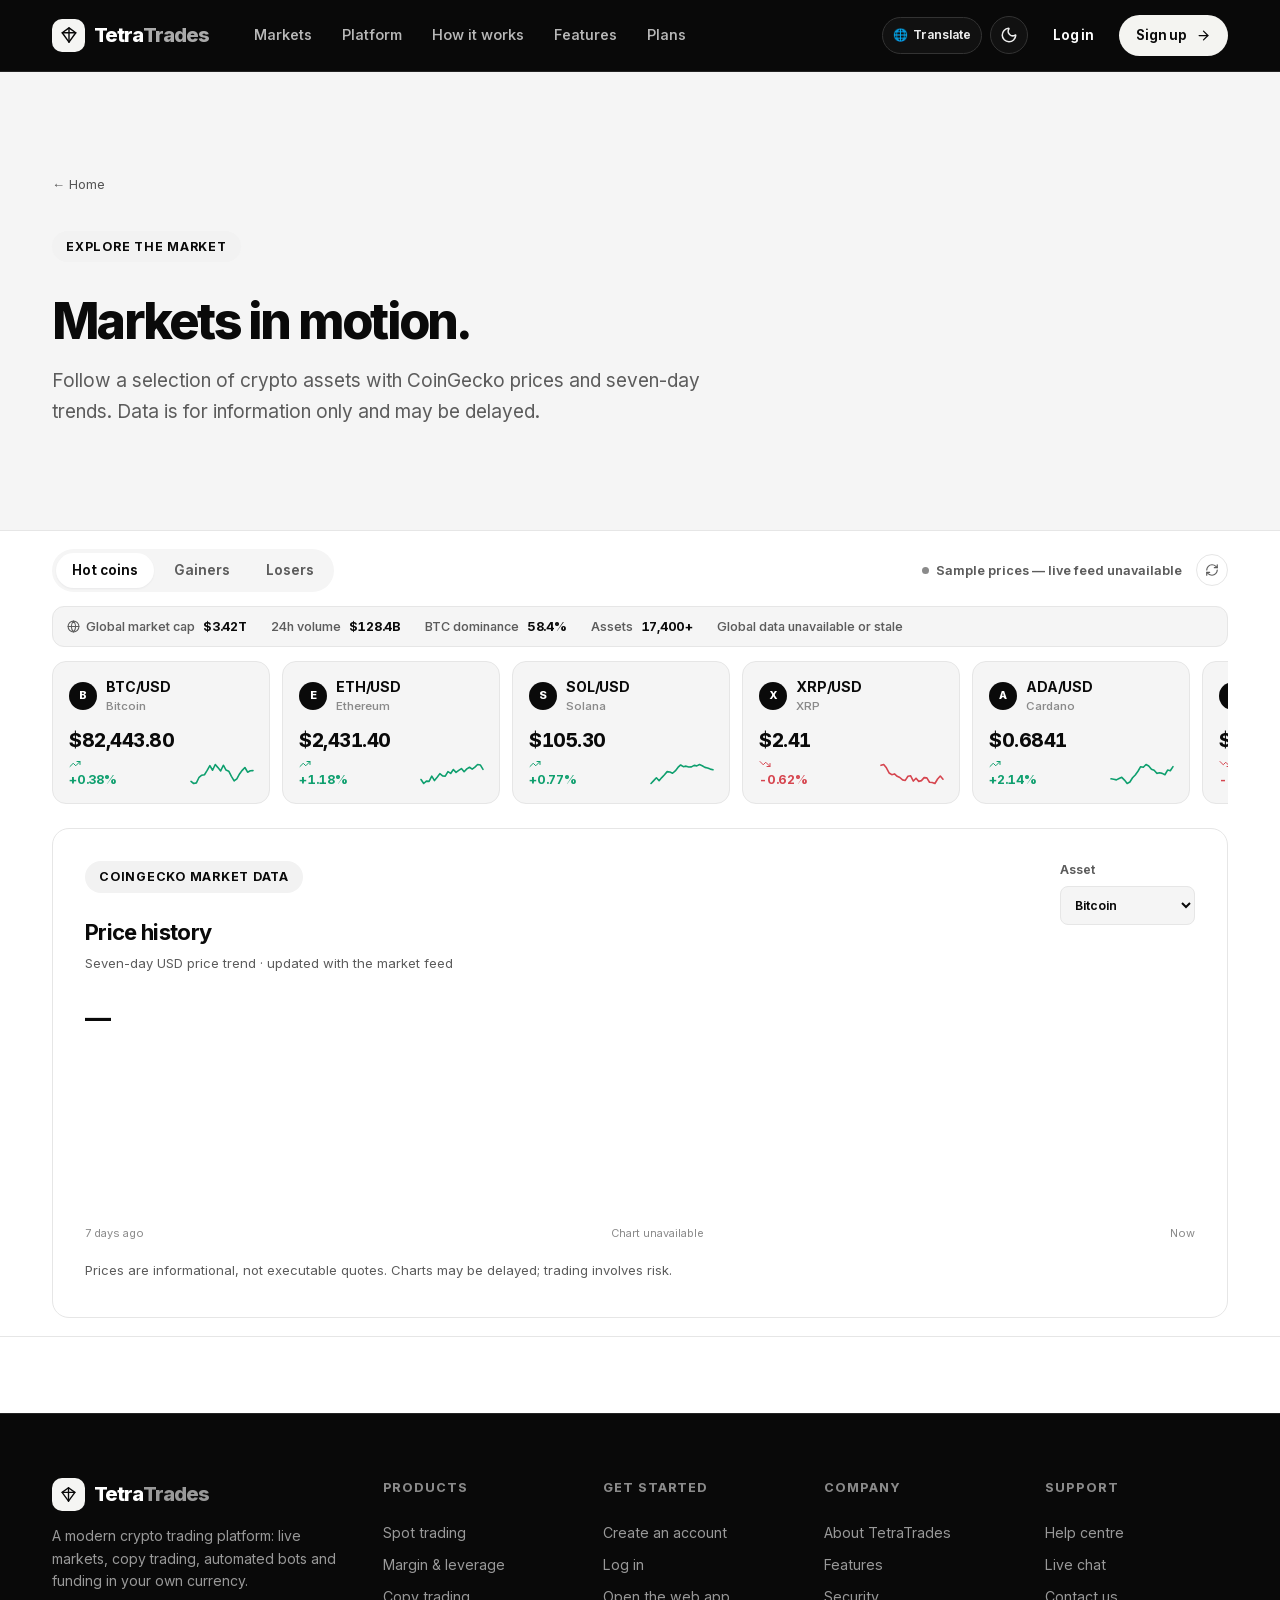
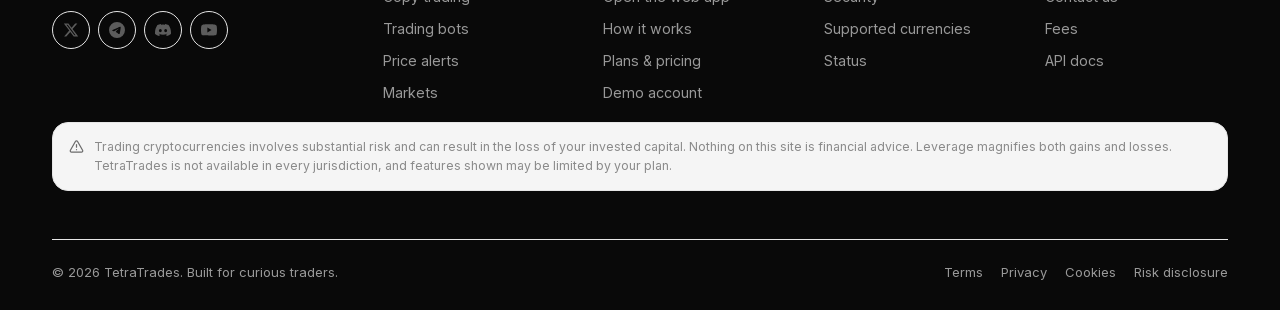
<file: markets.html>
<!doctype html>
<html lang="en">
<head>
  <meta charset="utf-8" />
  <meta name="viewport" content="width=device-width, initial-scale=1" />
  <title>Markets — TetraTrades</title>
  <meta name="description" content="TetraTrades is a modern crypto trading platform with live market data, one-click copy trading, automated strategy bots and leveraged positions. Deposit and trade in your own currency. Get started free in minutes." />
  <meta name="keywords" content="TetraTrades, crypto trading platform, copy trading, trading bots, bitcoin trading, ethereum, leveraged trading, crypto exchange" />
  <meta name="robots" content="index, follow" />
  <meta property="og:type" content="website" />
  <meta property="og:site_name" content="TetraTrades" />
  <meta property="og:title" content="TetraTrades — One platform to trade, copy and automate" />
  <meta property="og:description" content="Live markets, copy trading, automated bots and multi-currency funding. Start free and trade in your own currency." />
  <meta name="twitter:card" content="summary_large_image" />
  <meta name="theme-color" media="(prefers-color-scheme: light)" content="#ffffff" />
  <meta name="theme-color" media="(prefers-color-scheme: dark)" content="#000000" />
  <link rel="icon" type="image/svg+xml" href="favicon.svg" />
  <link rel="stylesheet" href="styles.css" />
  <!-- Applied before first paint: marks JS availability and restores the saved
       theme so dark-mode visitors never see a white flash. Without JS the
       stylesheet's prefers-color-scheme fallback handles theming instead. -->
  <script>
    (function () {
      try {
        var k = "tetratrades_theme";
        var s = localStorage.getItem(k);
        var t = (s === "light" || s === "dark")
          ? s
          : (window.matchMedia && window.matchMedia("(prefers-color-scheme: dark)").matches ? "dark" : "light");
        document.documentElement.setAttribute("data-theme", t);
      } catch (e) { /* storage unavailable; CSS media fallback applies */ }
      document.documentElement.classList.add("js");
    })();
  </script>
  <script src="config.js" defer></script>
  <script src="site.js" defer></script>
  <script src="script.js" defer></script>
</head>
<body>
  <!-- Stroke + brand icon sprite. Referenced everywhere as
       <svg class="ic"><use href="#i-name"/></svg> so icons cost one definition. -->
  <svg class="sprite" aria-hidden="true" focusable="false" xmlns="http://www.w3.org/2000/svg">
    <symbol id="i-tetra" viewBox="0 0 24 24"><path d="M12 2.5 21 9l-9 12.5L3 9z"/><path d="M3 9h18"/><path d="M12 2.5v19"/></symbol>
    <symbol id="i-shield-check" viewBox="0 0 24 24"><path d="M20 13c0 5-3.5 7.5-7.66 8.95a1 1 0 0 1-.67-.01C7.5 20.5 4 18 4 13V6a1 1 0 0 1 1-1c2 0 4.5-1.2 6.24-2.72a1.17 1.17 0 0 1 1.52 0C14.51 3.81 17 5 19 5a1 1 0 0 1 1 1z"/><path d="m9 12 2 2 4-4"/></symbol>
    <symbol id="i-landmark" viewBox="0 0 24 24"><path d="M10 18v-7"/><path d="M11.119 2.205a2 2 0 0 1 1.762 0l7.84 3.846A.5.5 0 0 1 20.5 7h-17a.5.5 0 0 1-.22-.949z"/><path d="M14 18v-7"/><path d="M18 18v-7"/><path d="M3 22h18"/><path d="M6 18v-7"/></symbol>
    <symbol id="i-repeat" viewBox="0 0 24 24"><path d="m17 2 4 4-4 4"/><path d="M3 11v-1a4 4 0 0 1 4-4h14"/><path d="m7 22-4-4 4-4"/><path d="M21 13v1a4 4 0 0 1-4 4H3"/></symbol>
    <symbol id="i-sparkles" viewBox="0 0 24 24"><path d="M11.017 2.814a1 1 0 0 1 1.966 0l1.051 5.558a2 2 0 0 0 1.594 1.594l5.558 1.051a1 1 0 0 1 0 1.966l-5.558 1.051a2 2 0 0 0-1.594 1.594l-1.051 5.558a1 1 0 0 1-1.966 0l-1.051-5.558a2 2 0 0 0-1.594-1.594l-5.558-1.051a1 1 0 0 1 0-1.966l5.558-1.051a2 2 0 0 0 1.594-1.594z"/><path d="M20 2v4"/><path d="M22 4h-4"/><circle cx="4" cy="20" r="2"/></symbol>
    <symbol id="i-bot" viewBox="0 0 24 24"><path d="M12 8V4H8"/><rect width="16" height="12" x="4" y="8" rx="2"/><path d="M2 14h2"/><path d="M20 14h2"/><path d="M15 13v2"/><path d="M9 13v2"/></symbol>
    <symbol id="i-wallet" viewBox="0 0 24 24"><path d="M19 7V4a1 1 0 0 0-1-1H5a2 2 0 0 0 0 4h15a1 1 0 0 1 1 1v4h-3a2 2 0 0 0 0 4h3a1 1 0 0 0 1-1v-2a1 1 0 0 0-1-1"/><path d="M3 5v14a2 2 0 0 0 2 2h15a1 1 0 0 0 1-1v-4"/></symbol>
    <symbol id="i-circle-play" viewBox="0 0 24 24"><path d="M9 9.003a1 1 0 0 1 1.517-.859l4.997 2.997a1 1 0 0 1 0 1.718l-4.997 2.997A1 1 0 0 1 9 14.996z"/><circle cx="12" cy="12" r="10"/></symbol>
    <symbol id="i-arrow-right" viewBox="0 0 24 24"><path d="M5 12h14"/><path d="m12 5 7 7-7 7"/></symbol>
    <symbol id="i-sun" viewBox="0 0 24 24"><circle cx="12" cy="12" r="4"/><path d="M12 2v2"/><path d="M12 20v2"/><path d="m4.93 4.93 1.41 1.41"/><path d="m17.66 17.66 1.41 1.41"/><path d="M2 12h2"/><path d="M20 12h2"/><path d="m6.34 17.66-1.41 1.41"/><path d="m19.07 4.93-1.41 1.41"/></symbol>
    <symbol id="i-moon" viewBox="0 0 24 24"><path d="M20.985 12.486a9 9 0 1 1-9.473-9.472c.405-.022.617.46.402.803a6 6 0 0 0 8.268 8.268c.344-.215.825-.004.803.401"/></symbol>
    <symbol id="i-menu" viewBox="0 0 24 24"><path d="M4 5h16"/><path d="M4 12h16"/><path d="M4 19h16"/></symbol>
    <symbol id="i-x" viewBox="0 0 24 24"><path d="M18 6 6 18"/><path d="m6 6 12 12"/></symbol>
    <symbol id="i-refresh-cw" viewBox="0 0 24 24"><path d="M3 12a9 9 0 0 1 9-9 9.75 9.75 0 0 1 6.74 2.74L21 8"/><path d="M21 3v5h-5"/><path d="M21 12a9 9 0 0 1-9 9 9.75 9.75 0 0 1-6.74-2.74L3 16"/><path d="M8 16H3v5"/></symbol>
    <symbol id="i-trending-up" viewBox="0 0 24 24"><path d="M16 7h6v6"/><path d="m22 7-8.5 8.5-5-5L2 17"/></symbol>
    <symbol id="i-trending-down" viewBox="0 0 24 24"><path d="M16 17h6v-6"/><path d="m22 17-8.5-8.5-5 5L2 7"/></symbol>
    <symbol id="i-users" viewBox="0 0 24 24"><path d="M16 21v-2a4 4 0 0 0-4-4H6a4 4 0 0 0-4 4v2"/><path d="M16 3.128a4 4 0 0 1 0 7.744"/><path d="M22 21v-2a4 4 0 0 0-3-3.87"/><circle cx="9" cy="7" r="4"/></symbol>
    <symbol id="i-sliders-horizontal" viewBox="0 0 24 24"><path d="M10 5H3"/><path d="M12 19H3"/><path d="M14 3v4"/><path d="M16 17v4"/><path d="M21 12h-9"/><path d="M21 19h-5"/><path d="M21 5h-7"/><path d="M8 10v4"/><path d="M8 12H3"/></symbol>
    <symbol id="i-gauge" viewBox="0 0 24 24"><path d="m12 14 4-4"/><path d="M3.34 19a10 10 0 1 1 17.32 0"/></symbol>
    <symbol id="i-target" viewBox="0 0 24 24"><circle cx="12" cy="12" r="10"/><circle cx="12" cy="12" r="6"/><circle cx="12" cy="12" r="2"/></symbol>
    <symbol id="i-bell" viewBox="0 0 24 24"><path d="M10.268 21a2 2 0 0 0 3.464 0"/><path d="M3.262 15.326A1 1 0 0 0 4 17h16a1 1 0 0 0 .74-1.673C19.41 13.956 18 12.499 18 8A6 6 0 0 0 6 8c0 4.499-1.411 5.956-2.738 7.326"/></symbol>
    <symbol id="i-check" viewBox="0 0 24 24"><path d="M20 6 9 17l-5-5"/></symbol>
    <symbol id="i-minus" viewBox="0 0 24 24"><path d="M5 12h14"/></symbol>
    <symbol id="i-lock" viewBox="0 0 24 24"><rect width="18" height="11" x="3" y="11" rx="2" ry="2"/><path d="M7 11V7a5 5 0 0 1 10 0v4"/></symbol>
    <symbol id="i-radio" viewBox="0 0 24 24"><path d="M16.247 7.761a6 6 0 0 1 0 8.478"/><path d="M19.075 4.933a10 10 0 0 1 0 14.134"/><path d="M4.925 19.067a10 10 0 0 1 0-14.134"/><path d="M7.753 16.239a6 6 0 0 1 0-8.478"/><circle cx="12" cy="12" r="2"/></symbol>
    <symbol id="i-earth" viewBox="0 0 24 24"><path d="M21.54 15H17a2 2 0 0 0-2 2v4.54"/><path d="M7 3.34V5a3 3 0 0 0 3 3a2 2 0 0 1 2 2c0 1.1.9 2 2 2a2 2 0 0 0 2-2c0-1.1.9-2 2-2h3.17"/><path d="M11 21.95V18a2 2 0 0 0-2-2a2 2 0 0 1-2-2v-1a2 2 0 0 0-2-2H2.05"/><circle cx="12" cy="12" r="10"/></symbol>
    <symbol id="i-globe" viewBox="0 0 24 24"><circle cx="12" cy="12" r="10"/><path d="M12 2a14.5 14.5 0 0 0 0 20 14.5 14.5 0 0 0 0-20"/><path d="M2 12h20"/></symbol>
    <symbol id="i-triangle-alert" viewBox="0 0 24 24"><path d="m21.73 18-8-14a2 2 0 0 0-3.48 0l-8 14A2 2 0 0 0 4 21h16a2 2 0 0 0 1.73-3"/><path d="M12 9v4"/><path d="M12 17h.01"/></symbol>
    <symbol id="i-arrow-up-right" viewBox="0 0 24 24"><path d="M7 7h10v10"/><path d="M7 17 17 7"/></symbol>
    <symbol id="i-user-plus" viewBox="0 0 24 24"><path d="M16 21v-2a4 4 0 0 0-4-4H6a4 4 0 0 0-4 4v2"/><circle cx="9" cy="7" r="4"/><line x1="19" x2="19" y1="8" y2="14"/><line x1="22" x2="16" y1="11" y2="11"/></symbol>
    <symbol id="i-zap" viewBox="0 0 24 24"><path d="M15.914 4a1.5 1.5 0 00-2.474-1.561l-9 9A1.5 1.5 0 005.5 14h4.002a.5.5 0 01.471.666L8.086 20a1.5 1.5 0 002.475 1.56l9-9A1.5 1.5 0 0018.5 10h-3.997a.5.5 0 01-.472-.667z"/></symbol>
    <symbol id="s-x" viewBox="0 0 24 24"><path d="M18.244 2.25h3.308l-7.227 8.26 8.502 11.24H16.17l-5.214-6.817L4.99 21.75H1.68l7.73-8.835L1.254 2.25H8.08l4.713 6.231zm-1.161 17.52h1.833L7.084 4.126H5.117z"/></symbol>
    <symbol id="s-telegram" viewBox="0 0 24 24"><path d="M11.944 0A12 12 0 0 0 0 12a12 12 0 0 0 12 12 12 12 0 0 0 12-12A12 12 0 0 0 12 0zm4.962 7.224c.1-.002.321.023.465.14a.5.5 0 0 1 .171.325c.016.093.036.306.02.472-.18 1.898-.962 6.502-1.36 8.627-.168.9-.499 1.201-.82 1.23-.696.065-1.225-.46-1.9-.902-1.056-.693-1.653-1.124-2.678-1.8-1.185-.78-.417-1.21.258-1.91.177-.184 3.247-2.977 3.307-3.23.007-.032.014-.15-.056-.212s-.174-.041-.249-.024c-.106.024-1.793 1.14-5.061 3.345-.48.33-.913.49-1.302.48-.428-.008-1.252-.241-1.865-.44-.752-.245-1.349-.374-1.297-.789.027-.216.325-.437.893-.663 3.498-1.524 5.83-2.529 6.998-3.014 3.332-1.386 4.025-1.627 4.476-1.635z"/></symbol>
    <symbol id="s-discord" viewBox="0 0 24 24"><path d="M20.317 4.37a19.79 19.79 0 0 0-4.885-1.515.074.074 0 0 0-.079.037c-.21.375-.444.865-.608 1.25a18.27 18.27 0 0 0-5.487 0 12.64 12.64 0 0 0-.617-1.25.077.077 0 0 0-.079-.037A19.736 19.736 0 0 0 3.677 4.37a.07.07 0 0 0-.032.027C.533 9.046-.32 13.58.099 18.058a.082.082 0 0 0 .031.057 19.9 19.9 0 0 0 5.993 3.03.078.078 0 0 0 .084-.028c.462-.63.874-1.295 1.226-1.994a.076.076 0 0 0-.041-.106 13.107 13.107 0 0 1-1.872-.892.077.077 0 0 1-.008-.128 10.2 10.2 0 0 0 .372-.292.074.074 0 0 1 .077-.01c3.928 1.793 8.18 1.793 12.062 0a.074.074 0 0 1 .078.01c.12.098.246.198.373.292a.077.077 0 0 1-.006.127 12.299 12.299 0 0 1-1.873.892.077.077 0 0 0-.041.107c.36.698.772 1.362 1.225 1.993a.076.076 0 0 0 .084.028 19.839 19.839 0 0 0 6.002-3.03.077.077 0 0 0 .032-.054c.5-5.177-.838-9.674-3.549-13.66a.061.061 0 0 0-.031-.03M8.02 15.33c-1.183 0-2.157-1.085-2.157-2.419 0-1.333.956-2.419 2.157-2.419 1.21 0 2.176 1.096 2.157 2.42 0 1.333-.956 2.418-2.157 2.418m7.975 0c-1.183 0-2.157-1.085-2.157-2.419 0-1.333.955-2.419 2.157-2.419 1.21 0 2.176 1.096 2.157 2.42 0 1.333-.946 2.418-2.157 2.418"/></symbol>
    <symbol id="s-youtube" viewBox="0 0 24 24"><path d="M23.498 6.186a3.016 3.016 0 0 0-2.122-2.136C19.505 3.545 12 3.545 12 3.545s-7.505 0-9.377.505A3.017 3.017 0 0 0 .502 6.186C0 8.07 0 12 0 12s0 3.93.502 5.814a3.016 3.016 0 0 0 2.122 2.136c1.871.505 9.376.505 9.376.505s7.505 0 9.377-.505a3.015 3.015 0 0 0 2.122-2.136C24 15.93 24 12 24 12s0-3.93-.502-5.814M9.545 15.568V8.432L15.818 12z"/></symbol>
  </svg>

  <input type="checkbox" id="nav-toggle" class="nav-check" />

  <header class="nav" id="nav">
    <div class="shell nav-inner">
      <a href="index.html" class="brand" aria-label="TetraTrades — home">
        <span class="brand-tile" aria-hidden="true">
          <svg class="ic" width="18" height="18" style="stroke-width:1.9"><use href="#i-tetra"/></svg>
        </span>
        <span class="brand-name">Tetra<span>Trades</span></span>
      </a>

      <nav class="nav-links" aria-label="Primary">
        <a class="nav-link" href="index.html#markets">Markets</a>
        <a class="nav-link" href="index.html#platform">Platform</a>
        <a class="nav-link" href="index.html#how">How it works</a>
        <a class="nav-link" href="index.html#features">Features</a>
        <a class="nav-link" href="index.html#plans">Plans</a>
      </nav>

      <span class="nav-spacer"></span>

      <div class="nav-actions">
        <div class="translate-wrap"><button class="translate-toggle" type="button" aria-expanded="false" aria-controls="translate-panel">🌐 <span>Translate</span></button><div id="translate-panel" class="translate-panel" hidden><strong>Translate this page</strong><p>Machine translation by Google. Content may not be exact.</p><div id="google_translate_element"></div><p class="translate-status" role="status"></p></div></div>
        <button type="button" class="icon-round" id="theme-toggle" aria-label="Switch theme" title="Switch theme">
          <svg class="ic ic-sun" width="18" height="18"><use href="#i-sun"/></svg>
          <svg class="ic ic-moon" width="18" height="18"><use href="#i-moon"/></svg>
        </button>
        <a class="btn btn--quiet btn--sm" href="https://tetra-trades.vercel.app/">Log in</a>
        <a class="btn btn--primary btn--sm" href="https://tetra-trades.vercel.app/">
          Sign up <svg class="ic" width="15" height="15"><use href="#i-arrow-right"/></svg>
        </a>
        <label class="icon-round nav-burger" for="nav-toggle" title="Menu">
          <svg class="ic ic-open" width="19" height="19"><use href="#i-menu"/></svg>
          <svg class="ic ic-close" width="19" height="19"><use href="#i-x"/></svg>
        </label>
      </div>
    </div>
  </header>

  <div class="drawer" id="drawer">
    <a href="index.html#markets">Markets</a>
    <a href="index.html#platform">Platform</a>
    <a href="index.html#how">How it works</a>
    <a href="index.html#features">Features</a>
    <a href="index.html#plans">Plans</a>
    <a href="markets.html">Market overview</a>
    <a href="about.html">About</a>
    <a href="help.html">Help centre</a>
    <div class="drawer-cta">
      <a class="btn btn--ghost" href="https://tetra-trades.vercel.app/">Log in</a>
      <a class="btn btn--primary" href="https://tetra-trades.vercel.app/">
        Create free account <svg class="ic" width="16" height="16"><use href="#i-arrow-right"/></svg>
      </a>
    </div>
  </div>

  <main id="top">
<section class="page-hero"><div class="shell"><a class="page-back" href="index.html">← Home</a><span class="eyebrow">Explore the market</span><h1 class="h-section">Markets in motion.</h1><p class="lede">Follow a selection of crypto assets with CoinGecko prices and seven-day trends. Data is for information only and may be delayed.</p></div></section>
    <div class="ticker-wrap" id="markets">
      <div class="shell">
        <div class="ticker-head">
          <div class="ticker-tabs" role="tablist" aria-label="Market views">
            <button type="button" role="tab" id="tab-hot" aria-selected="true" class="ticker-tab" data-sort="hot">Hot coins</button>
            <button type="button" role="tab" id="tab-gainers" aria-selected="false" class="ticker-tab" data-sort="gainers">Gainers</button>
            <button type="button" role="tab" id="tab-losers" aria-selected="false" class="ticker-tab" data-sort="losers">Losers</button>
          </div>
          <div style="display:flex;align-items:center;gap:14px">
            <span class="live-dot" id="ticker-status" data-state="loading" aria-live="polite">
              <i aria-hidden="true"></i><span id="ticker-status-label">Fetching live prices</span>
            </span>
            <button type="button" class="icon-round" id="ticker-refresh" style="width:32px;height:32px" aria-label="Refresh prices" title="Refresh prices">
              <svg class="ic" width="14" height="14"><use href="#i-refresh-cw"/></svg>
            </button>
          </div>
        </div>
        <div class="global-strip" aria-label="Global market statistics">
          <span><svg class="ic" width="13" height="13"><use href="#i-globe"/></svg> Global market cap <strong class="num" data-global="mcap">$3.42T</strong></span>
          <span>24h volume <strong class="num" data-global="vol">$128.4B</strong></span>
          <span>BTC dominance <strong class="num" data-global="btc">58.4%</strong></span>
          <span>Assets <strong class="num" data-global="count">17,400+</strong></span>
          <span id="global-status">Sample global figures until updated</span>
        </div>
        <div class="rail" id="coin-rail" role="tabpanel" aria-labelledby="tab-hot">
          <article class="coin-card">
            <div class="coin-top">
              <span class="coin-icon">B</span>
              <span><span class="coin-sym">BTC/USD</span><span class="coin-name">Bitcoin</span></span>
            </div>
            <div class="coin-price num">$82,443.80</div>
            <div class="coin-meta">
              <span class="coin-change num up"><svg class="ic" width="12" height="12"><use href="#i-trending-up"/></svg> +0.38%</span>
              <svg class="spark" viewBox="0 0 62 22" aria-hidden="true"><path d="M0.00,18.97 L2.70,20.50 L5.39,19.69 L8.09,14.59 L10.78,12.52 L13.48,11.84 L16.17,7.87 L18.87,3.46 L21.57,7.16 L24.26,1.96 L26.96,4.36 L29.65,6.92 L32.35,1.76 L35.04,5.61 L37.74,6.33 L40.43,10.46 L43.13,14.19 L45.83,12.11 L48.52,7.62 L51.22,4.23 L53.91,1.50 L56.61,5.31 L59.30,3.77 L62.00,3.40" stroke="var(--green)" fill="none" stroke-width="1.6" stroke-linecap="round"/></svg>
            </div>
          </article>
          <article class="coin-card">
            <div class="coin-top">
              <span class="coin-icon">E</span>
              <span><span class="coin-sym">ETH/USD</span><span class="coin-name">Ethereum</span></span>
            </div>
            <div class="coin-price num">$2,431.40</div>
            <div class="coin-meta">
              <span class="coin-change num up"><svg class="ic" width="12" height="12"><use href="#i-trending-up"/></svg> +1.18%</span>
              <svg class="spark" viewBox="0 0 62 22" aria-hidden="true"><path d="M0.00,20.43 L2.70,20.50 L5.39,20.06 L8.09,15.01 L10.78,16.68 L13.48,15.75 L16.17,11.35 L18.87,14.46 L21.57,17.42 L24.26,12.78 L26.96,14.07 L29.65,15.16 L32.35,13.30 L35.04,10.55 L37.74,12.62 L40.43,11.79 L43.13,12.18 L45.83,13.85 L48.52,12.59 L51.22,7.88 L53.91,7.01 L56.61,5.62 L59.30,1.50 L62.00,5.07" stroke="var(--green)" fill="none" stroke-width="1.6" stroke-linecap="round"/></svg>
            </div>
          </article>
          <article class="coin-card">
            <div class="coin-top">
              <span class="coin-icon">S</span>
              <span><span class="coin-sym">SOL/USD</span><span class="coin-name">Solana</span></span>
            </div>
            <div class="coin-price num">$105.30</div>
            <div class="coin-meta">
              <span class="coin-change num up"><svg class="ic" width="12" height="12"><use href="#i-trending-up"/></svg> +0.77%</span>
              <svg class="spark" viewBox="0 0 62 22" aria-hidden="true"><path d="M0.00,20.50 L2.70,19.56 L5.39,19.12 L8.09,19.54 L10.78,17.87 L13.48,14.97 L16.17,17.43 L18.87,14.36 L21.57,12.75 L24.26,12.37 L26.96,10.66 L29.65,8.63 L32.35,9.71 L35.04,9.49 L37.74,10.43 L40.43,9.45 L43.13,6.40 L45.83,7.17 L48.52,6.71 L51.22,3.51 L53.91,3.46 L56.61,3.16 L59.30,4.53 L62.00,1.50" stroke="var(--green)" fill="none" stroke-width="1.6" stroke-linecap="round"/></svg>
            </div>
          </article>
          <article class="coin-card">
            <div class="coin-top">
              <span class="coin-icon">X</span>
              <span><span class="coin-sym">XRP/USD</span><span class="coin-name">XRP</span></span>
            </div>
            <div class="coin-price num">$2.41</div>
            <div class="coin-meta">
              <span class="coin-change num down"><svg class="ic" width="12" height="12"><use href="#i-trending-down"/></svg> -0.62%</span>
              <svg class="spark" viewBox="0 0 62 22" aria-hidden="true"><path d="M0.00,20.50 L2.70,17.07 L5.39,13.64 L8.09,18.54 L10.78,14.76 L13.48,11.44 L16.17,7.60 L18.87,8.82 L21.57,11.32 L24.26,8.63 L26.96,4.41 L29.65,1.50 L32.35,4.69 L35.04,4.61 L37.74,6.57 L40.43,7.14 L43.13,5.68 L45.83,7.05 L48.52,5.77 L51.22,8.21 L53.91,11.31 L56.61,13.00 L59.30,15.21 L62.00,16.80" stroke="var(--red)" fill="none" stroke-width="1.6" stroke-linecap="round"/></svg>
            </div>
          </article>
          <article class="coin-card">
            <div class="coin-top">
              <span class="coin-icon">A</span>
              <span><span class="coin-sym">ADA/USD</span><span class="coin-name">Cardano</span></span>
            </div>
            <div class="coin-price num">$0.6841</div>
            <div class="coin-meta">
              <span class="coin-change num up"><svg class="ic" width="12" height="12"><use href="#i-trending-up"/></svg> +2.14%</span>
              <svg class="spark" viewBox="0 0 62 22" aria-hidden="true"><path d="M0.00,20.50 L2.70,16.24 L5.39,17.64 L8.09,13.94 L10.78,15.11 L13.48,15.35 L16.17,13.61 L18.87,14.14 L21.57,14.50 L24.26,13.26 L26.96,9.68 L29.65,6.12 L32.35,6.78 L35.04,8.21 L37.74,3.98 L40.43,1.50 L43.13,3.96 L45.83,6.37 L48.52,7.21 L51.22,9.81 L53.91,9.36 L56.61,6.61 L59.30,6.56 L62.00,4.71" stroke="var(--green)" fill="none" stroke-width="1.6" stroke-linecap="round"/></svg>
            </div>
          </article>
          <article class="coin-card">
            <div class="coin-top">
              <span class="coin-icon">D</span>
              <span><span class="coin-sym">DOGE/USD</span><span class="coin-name">Dogecoin</span></span>
            </div>
            <div class="coin-price num">$0.1523</div>
            <div class="coin-meta">
              <span class="coin-change num down"><svg class="ic" width="12" height="12"><use href="#i-trending-down"/></svg> -1.87%</span>
              <svg class="spark" viewBox="0 0 62 22" aria-hidden="true"><path d="M0.00,3.03 L2.70,4.90 L5.39,4.00 L8.09,1.50 L10.78,2.24 L13.48,1.72 L16.17,5.72 L18.87,3.80 L21.57,5.45 L24.26,8.38 L26.96,5.53 L29.65,4.05 L32.35,6.93 L35.04,6.15 L37.74,3.62 L40.43,7.19 L43.13,9.87 L45.83,11.27 L48.52,12.86 L51.22,15.07 L53.91,19.11 L56.61,17.13 L59.30,20.50 L62.00,18.28" stroke="var(--red)" fill="none" stroke-width="1.6" stroke-linecap="round"/></svg>
            </div>
          </article>
          <article class="coin-card">
            <div class="coin-top">
              <span class="coin-icon">L</span>
              <span><span class="coin-sym">LINK/USD</span><span class="coin-name">Chainlink</span></span>
            </div>
            <div class="coin-price num">$15.89</div>
            <div class="coin-meta">
              <span class="coin-change num up"><svg class="ic" width="12" height="12"><use href="#i-trending-up"/></svg> +2.23%</span>
              <svg class="spark" viewBox="0 0 62 22" aria-hidden="true"><path d="M0.00,15.62 L2.70,15.53 L5.39,9.51 L8.09,10.99 L10.78,13.06 L13.48,13.54 L16.17,16.26 L18.87,19.87 L21.57,20.50 L24.26,18.49 L26.96,15.15 L29.65,10.65 L32.35,9.31 L35.04,9.29 L37.74,11.95 L40.43,11.43 L43.13,12.31 L45.83,6.95 L48.52,5.30 L51.22,1.50 L53.91,2.18 L56.61,3.68 L59.30,6.42 L62.00,8.69" stroke="var(--green)" fill="none" stroke-width="1.6" stroke-linecap="round"/></svg>
            </div>
          </article>
          <article class="coin-card">
            <div class="coin-top">
              <span class="coin-icon">A</span>
              <span><span class="coin-sym">AVAX/USD</span><span class="coin-name">Avalanche</span></span>
            </div>
            <div class="coin-price num">$24.61</div>
            <div class="coin-meta">
              <span class="coin-change num up"><svg class="ic" width="12" height="12"><use href="#i-trending-up"/></svg> +0.94%</span>
              <svg class="spark" viewBox="0 0 62 22" aria-hidden="true"><path d="M0.00,14.04 L2.70,12.51 L5.39,10.44 L8.09,13.76 L10.78,14.53 L13.48,15.92 L16.17,15.70 L18.87,16.60 L21.57,18.51 L24.26,20.50 L26.96,15.49 L29.65,10.50 L32.35,13.25 L35.04,12.11 L37.74,8.56 L40.43,4.54 L43.13,1.50 L45.83,4.73 L48.52,3.08 L51.22,2.60 L53.91,6.31 L56.61,8.21 L59.30,9.75 L62.00,5.10" stroke="var(--green)" fill="none" stroke-width="1.6" stroke-linecap="round"/></svg>
            </div>
          </article>
          <article class="coin-card">
            <div class="coin-top">
              <span class="coin-icon">D</span>
              <span><span class="coin-sym">DOT/USD</span><span class="coin-name">Polkadot</span></span>
            </div>
            <div class="coin-price num">$3.18</div>
            <div class="coin-meta">
              <span class="coin-change num down"><svg class="ic" width="12" height="12"><use href="#i-trending-down"/></svg> -0.41%</span>
              <svg class="spark" viewBox="0 0 62 22" aria-hidden="true"><path d="M0.00,8.88 L2.70,4.85 L5.39,8.50 L8.09,9.93 L10.78,12.71 L13.48,14.47 L16.17,12.58 L18.87,15.39 L21.57,10.21 L24.26,12.10 L26.96,9.77 L29.65,6.50 L32.35,1.50 L35.04,4.97 L37.74,10.43 L40.43,12.72 L43.13,13.26 L45.83,13.03 L48.52,14.87 L51.22,18.98 L53.91,13.85 L56.61,15.97 L59.30,15.26 L62.00,20.50" stroke="var(--red)" fill="none" stroke-width="1.6" stroke-linecap="round"/></svg>
            </div>
          </article>
          <article class="coin-card">
            <div class="coin-top">
              <span class="coin-icon">L</span>
              <span><span class="coin-sym">LTC/USD</span><span class="coin-name">Litecoin</span></span>
            </div>
            <div class="coin-price num">$92.47</div>
            <div class="coin-meta">
              <span class="coin-change num up"><svg class="ic" width="12" height="12"><use href="#i-trending-up"/></svg> +1.06%</span>
              <svg class="spark" viewBox="0 0 62 22" aria-hidden="true"><path d="M0.00,17.06 L2.70,18.60 L5.39,19.92 L8.09,18.57 L10.78,17.48 L13.48,18.80 L16.17,20.50 L18.87,19.03 L21.57,16.49 L24.26,18.35 L26.96,17.95 L29.65,14.93 L32.35,12.95 L35.04,12.72 L37.74,10.06 L40.43,10.28 L43.13,7.38 L45.83,5.68 L48.52,4.82 L51.22,4.54 L53.91,3.64 L56.61,5.18 L59.30,3.19 L62.00,1.50" stroke="var(--green)" fill="none" stroke-width="1.6" stroke-linecap="round"/></svg>
            </div>
          </article>
        </div>
        <div class="market-chart-card" aria-labelledby="chart-heading">
          <div class="market-chart-header"><div><span class="eyebrow">CoinGecko market data</span><h3 id="chart-heading">Price history</h3><p>Seven-day USD price trend · updated with the market feed</p></div>
            <label for="chart-coin">Asset <select id="chart-coin"><option value="bitcoin">Bitcoin</option><option value="ethereum">Ethereum</option><option value="solana">Solana</option><option value="ripple">XRP</option><option value="cardano">Cardano</option></select></label></div>
          <div class="market-chart-summary"><strong id="chart-price">—</strong><span id="chart-change"></span></div>
          <svg class="market-chart-svg" viewBox="0 0 320 100" preserveAspectRatio="none" role="img" aria-label="Seven day price chart"><path id="chart-area" class="market-chart-area" d=""></path><path id="chart-line" class="market-chart-line" d=""></path></svg>
          <div class="chart-footer"><span>7 days ago</span><span id="chart-status" role="status">Chart requires JavaScript</span><span>Now</span></div>
          <p class="chart-note">Prices are informational, not executable quotes. Charts may be delayed; trading involves risk.</p>
        </div>
      </div>
    </div>


  </main>
  <!-- ================= FOOTER ================= -->
  <footer class="footer">
    <div class="shell">
      <div class="footer-grid">
        <div class="footer-brand">
          <a href="index.html" class="brand" aria-label="TetraTrades — home">
            <span class="brand-tile" aria-hidden="true"><svg class="ic" width="17" height="17" style="stroke-width:1.9"><use href="#i-tetra"/></svg></span>
            <span class="brand-name">Tetra<span>Trades</span></span>
          </a>
          <p>A modern crypto trading platform: live markets, copy trading, automated bots and funding in your own currency.</p>
          <div style="display:flex;gap:8px;margin-top:18px">
            <a class="icon-round" href="#" aria-label="X (Twitter)" title="X (Twitter)"><svg class="ic-fill" width="16" height="16"><use href="#s-x"/></svg></a>
            <a class="icon-round" href="#" aria-label="Telegram" title="Telegram"><svg class="ic-fill" width="16" height="16"><use href="#s-telegram"/></svg></a>
            <a class="icon-round" href="#" aria-label="Discord" title="Discord"><svg class="ic-fill" width="16" height="16"><use href="#s-discord"/></svg></a>
            <a class="icon-round" href="#" aria-label="YouTube" title="YouTube"><svg class="ic-fill" width="16" height="16"><use href="#s-youtube"/></svg></a>
          </div>
        </div>
        <div class="footer-col">
          <h4>Products</h4>
          <a href="index.html#platform">Spot trading</a><a href="index.html#platform">Margin &amp; leverage</a><a href="index.html#platform">Copy trading</a><a href="index.html#platform">Trading bots</a><a href="index.html#features">Price alerts</a><a href="markets.html">Markets</a>
        </div>
        <div class="footer-col">
          <h4>Get started</h4>
          <a href="https://tetra-trades.vercel.app/">Create an account</a><a href="https://tetra-trades.vercel.app/">Log in</a><a href="https://tetra-trades.vercel.app/">Open the web app</a><a href="index.html#how">How it works</a><a href="index.html#plans">Plans &amp; pricing</a><a href="https://tetra-trades.vercel.app/">Demo account</a>
        </div>
        <div class="footer-col">
          <h4>Company</h4>
          <a href="about.html">About TetraTrades</a><a href="index.html#features">Features</a><a href="index.html#features">Security</a><a href="index.html#features">Supported currencies</a><a href="index.html#markets">Status</a>
        </div>
        <div class="footer-col">
          <h4>Support</h4>
          <a href="help.html">Help centre</a><a href="help.html#contact" data-chat-link>Live chat</a><a href="help.html#contact">Contact us</a><a href="index.html#plans">Fees</a><a href="https://tetra-trades.vercel.app/">API docs</a>
        </div>
      </div>

      <div class="disclaimer">
        <svg class="ic" width="15" height="15" style="color:var(--amber)"><use href="#i-triangle-alert"/></svg>
        <span>Trading cryptocurrencies involves substantial risk and can result in the loss of your invested capital. Nothing on this site is financial advice. Leverage magnifies both gains and losses. TetraTrades is not available in every jurisdiction, and features shown may be limited by your plan.</span>
      </div>

      <div class="footer-bottom">
        <span>© 2026 TetraTrades. Built for curious traders.</span>
        <ul>
          <li><a href="https://tetra-trades.vercel.app/">Terms</a></li>
          <li><a href="https://tetra-trades.vercel.app/">Privacy</a></li>
          <li><a href="https://tetra-trades.vercel.app/">Cookies</a></li>
          <li><a href="https://tetra-trades.vercel.app/">Risk disclosure</a></li>
        </ul>
      </div>
    </div>
  </footer>
</body>
</html>
</file>
<file: styles.css>
/* Self-hosted Inter variable font (latin subset, weights 100-900), extracted
   from the Google Fonts build so the page makes zero third-party requests and
   keeps working offline. */
@font-face {
  font-family: "Inter";
  font-style: normal;
  font-weight: 100 900;
  font-display: swap;
  src: url("fonts/inter-latin.woff2") format("woff2");
  unicode-range: U+0000-00FF, U+0131, U+0152-0153, U+02BB-02BC, U+02C6, U+02DA,
    U+02DC, U+0304, U+0308, U+0329, U+2000-206F, U+20AC, U+2122, U+2191, U+2193,
    U+2212, U+2215, U+FEFF, U+FFFD;
}

/* ==========================================================================
   TetraTrades — landing page design system
   Two themes (light + dark) driven by `data-theme` on <html>, using the exact
   brand palette from the trading webapp so the hand-off feels continuous.
   ========================================================================== */

:root {
  /* ---- Brand palette (mirrors the webapp's :root) ---- */
  --blue: #0a0a0a;
  --blue-soft: #333333;
  --blue-wash: #f2f2f2;
  --ink: #0a0a0a;
  --muted: #5c5c5c;
  --faint: #8a8a8a;
  --bg: #ffffff;
  --surface: #ffffff;
  --surface-soft: #f5f5f5;
  --line: #e6e6e6;
  --line-strong: #cfcfcf;
  --green: #0e9f6e;
  --green-wash: #efefef;
  --red: #d6454f;
  --red-wash: #efefef;
  --amber: #6b6b6b;
  --amber-wash: #efefef;
  --purple: #767676;

  /* ---- Effects ---- */
  --shadow-sm: 0 1px 2px rgba(16, 24, 40, 0.05);
  --shadow-md: 0 6px 20px -6px rgba(16, 24, 40, 0.12);
  --shadow-lg: 0 24px 60px -20px rgba(16, 24, 40, 0.22);
  --shadow-brand: 0 10px 30px -12px rgba(0, 0, 0, 0.35);
  --glow: radial-gradient(60% 60% at 50% 40%, rgba(0, 0, 0, 0.07), transparent 70%);

  /* ---- Geometry ---- */
  --r-xs: 8px;
  --r-sm: 12px;
  --r-md: 16px;
  --r-lg: 22px;
  --r-xl: 30px;
  --r-pill: 999px;

  /* ---- Layout ---- */
  --maxw: 1240px;
  --nav-h: 72px;

  /* ---- Type ---- */
  --font: Inter, ui-sans-serif, -apple-system, BlinkMacSystemFont, "Segoe UI", Roboto, sans-serif;
  --font-mono: ui-monospace, SFMono-Regular, "SF Mono", Menlo, Consolas, monospace;

  color-scheme: light;
}

[data-theme="dark"] {
  --blue: #ffffff;
  --blue-soft: #d9d9d9;
  --blue-wash: #1c1c1c;
  --ink: #f5f5f5;
  --muted: #a3a3a3;
  --faint: #7a7a7a;
  --bg: #000000;
  --surface: #0d0d0d;
  --surface-soft: #161616;
  --line: #262626;
  --line-strong: #3a3a3a;
  --green: #4ade80;
  --green-wash: #1c1c1c;
  --red: #f87171;
  --red-wash: #1c1c1c;
  --amber: #9ca3af;
  --amber-wash: #1c1c1c;
  --purple: #9ca3af;

  --shadow-sm: 0 1px 2px rgba(0, 0, 0, 0.4);
  --shadow-md: 0 8px 24px -8px rgba(0, 0, 0, 0.6);
  --shadow-lg: 0 30px 70px -24px rgba(0, 0, 0, 0.75);
  --shadow-brand: 0 12px 34px -14px rgba(255, 255, 255, 0.22);
  --glow: radial-gradient(60% 60% at 50% 40%, rgba(255, 255, 255, 0.08), transparent 70%);

  color-scheme: dark;
}

/* No-JS fallback: follow the operating system's preference until script.js
   sets data-theme explicitly from localStorage. Kept in sync with the block
   above by hand -- both lists must match. */
@media (prefers-color-scheme: dark) {
  :root:not([data-theme="light"]) {
  --blue: #ffffff;
  --blue-soft: #d9d9d9;
  --blue-wash: #1c1c1c;
  --ink: #f5f5f5;
  --muted: #a3a3a3;
  --faint: #7a7a7a;
  --bg: #000000;
  --surface: #0d0d0d;
  --surface-soft: #161616;
  --line: #262626;
  --line-strong: #3a3a3a;
  --green: #4ade80;
  --green-wash: #1c1c1c;
  --red: #f87171;
  --red-wash: #1c1c1c;
  --amber: #9ca3af;
  --amber-wash: #1c1c1c;
  --purple: #9ca3af;

  --shadow-sm: 0 1px 2px rgba(0, 0, 0, 0.4);
  --shadow-md: 0 8px 24px -8px rgba(0, 0, 0, 0.6);
  --shadow-lg: 0 30px 70px -24px rgba(0, 0, 0, 0.75);
  --shadow-brand: 0 12px 34px -14px rgba(255, 255, 255, 0.22);
  --glow: radial-gradient(60% 60% at 50% 40%, rgba(255, 255, 255, 0.08), transparent 70%);

  color-scheme: dark;
  }
}

/* ==========================================================================
   Base
   ========================================================================== */

*,
*::before,
*::after { box-sizing: border-box; }

html {
  -webkit-text-size-adjust: 100%;
  scroll-behavior: smooth;
  scroll-padding-top: calc(var(--nav-h) + 16px);
}

body {
  margin: 0;
  font-family: var(--font);
  background: var(--bg);
  color: var(--ink);
  font-size: 16px;
  line-height: 1.55;
  -webkit-font-smoothing: antialiased;
  -moz-osx-font-smoothing: grayscale;
  text-rendering: optimizeLegibility;
  overflow-x: hidden;
  transition: background-color 0.28s ease, color 0.28s ease;
}

h1, h2, h3, h4, p, figure { margin: 0; }
a { color: inherit; text-decoration: none; }
button { font: inherit; color: inherit; }
img, svg { display: block; max-width: 100%; }
ul { margin: 0; padding: 0; list-style: none; }

::selection { background: var(--blue); color: var(--bg); }

:focus-visible {
  outline: 2px solid var(--blue);
  outline-offset: 3px;
  border-radius: 4px;
}

/* Thin, unobtrusive scrollbars for the horizontal rails */
.rail::-webkit-scrollbar { height: 6px; }
.rail::-webkit-scrollbar-track { background: transparent; }
.rail::-webkit-scrollbar-thumb { background: var(--line-strong); border-radius: 99px; }

/* ==========================================================================
   Layout primitives
   ========================================================================== */

.shell {
  width: 100%;
  max-width: var(--maxw);
  margin-inline: auto;
  padding-inline: clamp(18px, 4vw, 32px);
}

.section {
  position: relative;
  padding-block: clamp(56px, 7.5vw, 104px);
}

.section--tight { padding-block: clamp(44px, 5vw, 72px); }

.grid { display: grid; gap: clamp(16px, 2.2vw, 24px); }

.section-head {
  max-width: 720px;
  margin-bottom: clamp(32px, 4.5vw, 56px);
}

.section-head--center {
  margin-inline: auto;
  text-align: center;
}

.eyebrow {
  display: inline-flex;
  align-items: center;
  gap: 8px;
  padding: 6px 14px;
  border-radius: var(--r-pill);
  background: var(--blue-wash);
  color: var(--blue);
  font-size: 12.5px;
  font-weight: 700;
  letter-spacing: 0.06em;
  text-transform: uppercase;
  margin-bottom: 18px;
}

[data-theme="dark"] .eyebrow { color: var(--blue-soft); }

.h-display {
  font-size: clamp(40px, 6.6vw, 78px);
  line-height: 1.02;
  letter-spacing: -0.038em;
  font-weight: 800;
}

.h-section {
  font-size: clamp(30px, 4.2vw, 50px);
  line-height: 1.08;
  letter-spacing: -0.032em;
  font-weight: 800;
}

.h-card {
  font-size: 19px;
  line-height: 1.28;
  letter-spacing: -0.018em;
  font-weight: 700;
}

.lede {
  font-size: clamp(16.5px, 1.5vw, 19px);
  line-height: 1.62;
  color: var(--muted);
  margin-top: 18px;
}

.gradient-text {
  background: linear-gradient(100deg, var(--blue) 5%, var(--purple) 60%, var(--faint) 110%);
  -webkit-background-clip: text;
  background-clip: text;
  color: transparent;
}

/* ==========================================================================
   Buttons
   ========================================================================== */

.btn {
  display: inline-flex;
  align-items: center;
  justify-content: center;
  gap: 9px;
  padding: 13px 24px;
  border-radius: var(--r-pill);
  border: 1px solid transparent;
  font-size: 15px;
  font-weight: 650;
  letter-spacing: -0.01em;
  cursor: pointer;
  white-space: nowrap;
  transition: transform 0.16s ease, box-shadow 0.2s ease, background-color 0.2s ease,
    border-color 0.2s ease, color 0.2s ease;
  will-change: transform;
}

.btn:active { transform: translateY(1px) scale(0.99); }

.btn--primary {
  background: var(--blue);
  color: var(--bg);
  box-shadow: var(--shadow-brand);
}

.btn--primary:hover {
  background: var(--blue-soft);
  transform: translateY(-2px);
  box-shadow: 0 16px 40px -12px rgba(0, 0, 0, 0.4);
}

.btn--ghost {
  background: var(--surface);
  color: var(--ink);
  border-color: var(--line-strong);
  box-shadow: var(--shadow-sm);
}

.btn--ghost:hover {
  border-color: var(--blue);
  color: var(--blue);
  transform: translateY(-2px);
}

.btn--quiet {
  background: transparent;
  color: var(--ink);
  padding-inline: 14px;
}

.btn--quiet:hover { color: var(--blue); background: var(--blue-wash); }

.btn--lg { padding: 16px 32px; font-size: 16.5px; }
.btn--sm { padding: 9px 16px; font-size: 13.5px; }

.btn-row {
  display: flex;
  flex-wrap: wrap;
  gap: 12px;
  align-items: center;
}

/* ==========================================================================
   Cards / surfaces
   ========================================================================== */

.card {
  background: var(--surface);
  border: 1px solid var(--line);
  border-radius: var(--r-lg);
  box-shadow: var(--shadow-sm);
  transition: transform 0.24s ease, box-shadow 0.24s ease, border-color 0.24s ease;
}

.card--hover:hover {
  transform: translateY(-4px);
  box-shadow: var(--shadow-lg);
  border-color: var(--line-strong);
}

.card-pad { padding: clamp(20px, 2.4vw, 28px); }

.chip {
  display: inline-flex;
  align-items: center;
  gap: 6px;
  padding: 4px 10px;
  border-radius: var(--r-pill);
  font-size: 12px;
  font-weight: 700;
  background: var(--surface-soft);
  border: 1px solid var(--line);
  color: var(--muted);
}

.chip--up { background: var(--green-wash); color: var(--green); border-color: transparent; }
.chip--down { background: var(--red-wash); color: var(--red); border-color: transparent; }
.chip--brand { background: var(--blue-wash); color: var(--blue); border-color: transparent; }

.num {
  font-family: var(--font);
  font-variant-numeric: tabular-nums;
  font-feature-settings: "tnum" 1;
  letter-spacing: -0.02em;
}

/* ==========================================================================
   Scroll reveal
   ========================================================================== */

/*
 * Scroll reveal is progressive enhancement only. The bootstrap script in
 * app/layout.tsx adds `.js` to <html> the instant JS runs, so without
 * JavaScript (crawlers, readers, blocked scripts) content is simply visible
 * instead of being stuck at opacity 0.
 */
.js .reveal {
  opacity: 0;
  transform: translateY(22px);
  transition: opacity 0.7s cubic-bezier(0.16, 1, 0.3, 1),
    transform 0.7s cubic-bezier(0.16, 1, 0.3, 1);
  transition-delay: var(--reveal-delay, 0ms);
}

.js .reveal.is-in { opacity: 1; transform: none; }

@media (prefers-reduced-motion: reduce) {
  html { scroll-behavior: auto; }
  .js .reveal { opacity: 1; transform: none; transition: none; }
  *, *::before, *::after {
    animation-duration: 0.001ms !important;
    animation-iteration-count: 1 !important;
    transition-duration: 0.001ms !important;
  }
}

/* ==========================================================================
   Navigation
   ========================================================================== */

.nav {
  position: sticky;
  top: 0;
  z-index: 60;
  height: var(--nav-h);
  display: flex;
  align-items: center;
  background: color-mix(in srgb, var(--bg) 86%, transparent);
  backdrop-filter: saturate(180%) blur(16px);
  -webkit-backdrop-filter: saturate(180%) blur(16px);
  border-bottom: 1px solid transparent;
  transition: border-color 0.24s ease, background-color 0.24s ease;
}

/* Once scrolled, go fully opaque: content must never read through the bar,
   even in browsers without backdrop-filter support. */
.nav.is-stuck {
  border-bottom-color: var(--line);
  background: var(--bg);
  box-shadow: var(--shadow-sm);
}

/* Older Safari lacks color-mix; fall back to a solid bar. */
@supports not (color: color-mix(in srgb, red 50%, blue)) {
  .nav { background: var(--bg); }
}

.nav-inner {
  display: flex;
  align-items: center;
  gap: 20px;
  width: 100%;
}

.brand {
  display: inline-flex;
  align-items: center;
  gap: 9px;
  font-size: 20px;
  font-weight: 800;
  letter-spacing: -0.9px;
  flex-shrink: 0;
}

.brand-tile {
  width: 33px;
  height: 33px;
  border-radius: 10px;
  background: var(--blue);
  color: var(--bg);
  display: grid;
  place-items: center;
  box-shadow: 0 5px 14px rgba(0, 0, 0, 0.25);
  flex-shrink: 0;
}

[data-theme="dark"] .brand-tile { box-shadow: 0 5px 16px rgba(255, 255, 255, 0.18); }

/* monochrome two-tone: the second half of the wordmark sits one step back */
.brand-name span { color: var(--faint); }

.nav-links {
  display: flex;
  align-items: center;
  gap: 4px;
  margin-left: 12px;
}

.nav-link {
  padding: 8px 13px;
  border-radius: var(--r-pill);
  font-size: 14.5px;
  font-weight: 550;
  color: var(--muted);
  transition: color 0.18s ease, background-color 0.18s ease;
}

.nav-link:hover { color: var(--ink); background: var(--surface-soft); }

.nav-spacer { flex: 1; }

.nav-actions {
  display: flex;
  align-items: center;
  gap: 8px;
}

.icon-round {
  width: 38px;
  height: 38px;
  border-radius: 50%;
  display: grid;
  place-items: center;
  background: transparent;
  border: 1px solid var(--line);
  cursor: pointer;
  color: var(--muted);
  transition: color 0.18s ease, border-color 0.18s ease, background-color 0.18s ease;
}

.icon-round:hover { color: var(--ink); border-color: var(--line-strong); background: var(--surface); }

.nav-burger { display: none; }

/* Mobile drawer */
.drawer {
  position: fixed;
  inset: var(--nav-h) 0 auto 0;
  z-index: 55;
  background: var(--surface);
  border-bottom: 1px solid var(--line);
  box-shadow: var(--shadow-lg);
  padding: 16px clamp(18px, 4vw, 32px) 24px;
  display: none;
  flex-direction: column;
  gap: 4px;
  max-height: calc(100dvh - var(--nav-h));
  overflow-y: auto;
}

.drawer.is-open { display: flex; }

.drawer a,
.drawer button.drawer-link {
  display: flex;
  align-items: center;
  justify-content: space-between;
  padding: 13px 4px;
  font-size: 16px;
  font-weight: 600;
  border-bottom: 1px solid var(--line);
  background: none;
  border-inline: none;
  border-top: none;
  cursor: pointer;
  text-align: left;
  width: 100%;
}

.drawer-cta { margin-top: 14px; display: grid; gap: 10px; }

/* ==========================================================================
   Hero
   ========================================================================== */

.hero {
  position: relative;
  padding-block: clamp(48px, 7vw, 96px) clamp(40px, 5vw, 72px);
  overflow: hidden;
}

.hero-bg {
  position: absolute;
  inset: -20% -10% auto -10%;
  height: 720px;
  background: var(--glow);
  pointer-events: none;
  z-index: 0;
}

.hero-bg::after {
  content: "";
  position: absolute;
  inset: 0;
  background-image:
    linear-gradient(to right, var(--line) 1px, transparent 1px),
    linear-gradient(to bottom, var(--line) 1px, transparent 1px);
  background-size: 64px 64px;
  mask-image: radial-gradient(70% 55% at 50% 30%, #000 20%, transparent 78%);
  -webkit-mask-image: radial-gradient(70% 55% at 50% 30%, #000 20%, transparent 78%);
  opacity: 0.5;
}

.hero-inner {
  position: relative;
  z-index: 1;
  display: grid;
  grid-template-columns: minmax(0, 1.05fr) minmax(0, 0.95fr);
  gap: clamp(28px, 4vw, 56px);
  align-items: center;
}

.hero-copy { max-width: 640px; }

.hero-title { margin-bottom: 22px; }

.hero-title em {
  font-style: normal;
  position: relative;
  white-space: nowrap;
}

/* Verb strip: Deposit · Trade · Copy · Automate */
.verb-strip {
  display: flex;
  flex-wrap: wrap;
  align-items: center;
  gap: 10px 14px;
  margin: 26px 0 30px;
  padding: 14px 18px;
  border-radius: var(--r-md);
  background: var(--surface);
  border: 1px solid var(--line);
  box-shadow: var(--shadow-sm);
  font-size: 14.5px;
  font-weight: 600;
}

.verb-strip li {
  display: inline-flex;
  align-items: center;
  gap: 8px;
  color: var(--muted);
}

.verb-strip li svg { color: var(--blue); flex-shrink: 0; }
.verb-strip li + li::before {
  content: "";
  width: 4px;
  height: 4px;
  border-radius: 50%;
  background: var(--line-strong);
  margin-right: 6px;
}

.hero-proof {
  display: flex;
  flex-wrap: wrap;
  gap: 10px 26px;
  margin-top: 26px;
  padding-top: 24px;
  border-top: 1px solid var(--line);
}

.hero-proof div { display: flex; flex-direction: column; gap: 2px; }
.hero-proof strong { font-size: 19px; font-weight: 800; letter-spacing: -0.02em; }
.hero-proof span { font-size: 12.5px; color: var(--muted); font-weight: 550; }

/* Floating product mock in the hero */
.hero-visual { position: relative; }

.float-card {
  position: relative;
  border-radius: var(--r-xl);
  background: var(--surface);
  border: 1px solid var(--line);
  box-shadow: var(--shadow-lg);
  overflow: hidden;
}

.float-card::before {
  content: "";
  position: absolute;
  inset: 0 0 auto 0;
  height: 1px;
  background: linear-gradient(90deg, transparent, rgba(255, 255, 255, 0.65), transparent);
}

.pill-badge {
  position: absolute;
  z-index: 2;
  display: flex;
  align-items: center;
  gap: 9px;
  padding: 10px 15px;
  border-radius: var(--r-md);
  background: var(--surface);
  border: 1px solid var(--line);
  box-shadow: var(--shadow-md);
  font-size: 13px;
  font-weight: 700;
  animation: float 6s ease-in-out infinite;
}

.pill-badge small {
  display: block;
  font-size: 11px;
  font-weight: 600;
  color: var(--muted);
  letter-spacing: 0;
}

.pill-badge--tl { top: -46px; left: -14px; }
.pill-badge--br { bottom: -22px; right: -14px; animation-delay: -3s; }

@keyframes float {
  0%, 100% { transform: translateY(0); }
  50% { transform: translateY(-9px); }
}

/* ==========================================================================
   Market ticker (live prices)
   ========================================================================== */

.ticker-wrap {
  position: relative;
  border-block: 1px solid var(--line);
  background: var(--surface);
  padding-block: 18px;
}

.ticker-head {
  display: flex;
  align-items: center;
  justify-content: space-between;
  gap: 16px;
  margin-bottom: 14px;
}

.ticker-tabs { display: flex; gap: 4px; background: var(--surface-soft); padding: 4px; border-radius: var(--r-pill); }

.ticker-tab {
  white-space: nowrap;
  padding: 7px 16px;
  border-radius: var(--r-pill);
  border: none;
  background: transparent;
  font-size: 13.5px;
  font-weight: 650;
  color: var(--muted);
  cursor: pointer;
  transition: background-color 0.18s ease, color 0.18s ease;
}

.ticker-tab[aria-selected="true"] { background: var(--surface); color: var(--ink); box-shadow: var(--shadow-sm); }

.live-dot {
  display: inline-flex;
  align-items: center;
  gap: 7px;
  font-size: 12.5px;
  font-weight: 650;
  color: var(--muted);
}

.live-dot i {
  width: 7px;
  height: 7px;
  border-radius: 50%;
  background: var(--green);
  box-shadow: 0 0 0 0 var(--green);
  animation: pulse 2.4s ease-out infinite;
}

.live-dot[data-state="loading"] i { background: var(--amber); animation: none; }
.live-dot[data-state="offline"] i { background: var(--faint); animation: none; }

@keyframes pulse {
  0% { box-shadow: 0 0 0 0 color-mix(in srgb, var(--green) 55%, transparent); }
  70% { box-shadow: 0 0 0 9px transparent; }
  100% { box-shadow: 0 0 0 0 transparent; }
}

.rail {
  display: flex;
  gap: 12px;
  overflow-x: auto;
  scroll-snap-type: x proximity;
  padding-bottom: 4px;
  scrollbar-width: thin;
}

.coin-card {
  scroll-snap-align: start;
  flex: 0 0 auto;
  width: 218px;
  padding: 14px 16px;
  border-radius: var(--r-md);
  background: var(--surface-soft);
  border: 1px solid var(--line);
  transition: border-color 0.2s ease, transform 0.2s ease, background-color 0.2s ease;
}

.coin-card:hover { border-color: var(--line-strong); transform: translateY(-2px); background: var(--surface); }

.coin-top { display: flex; align-items: center; gap: 9px; margin-bottom: 10px; }

.coin-icon {
  width: 28px;
  height: 28px;
  border-radius: 50%;
  display: grid;
  place-items: center;
  font-size: 11px;
  font-weight: 800;
  background: var(--ink);
  color: var(--bg);
  flex-shrink: 0;
  letter-spacing: -0.02em;
}

.coin-sym { display: block; font-size: 14px; font-weight: 700; letter-spacing: -0.01em; }
.coin-name { display: block; font-size: 11.5px; color: var(--faint); font-weight: 550; }

.coin-price { font-size: 19px; font-weight: 750; letter-spacing: -0.025em; }

.coin-meta { display: flex; align-items: center; justify-content: space-between; gap: 8px; margin-top: 3px; }
.coin-change { font-size: 12.5px; font-weight: 700; }
.coin-change.up { color: var(--green); }
.coin-change.down { color: var(--red); }

.spark { width: 62px; height: 22px; overflow: visible; }
.spark path { fill: none; stroke-width: 1.6; stroke-linecap: round; stroke-linejoin: round; }

/* ==========================================================================
   Stats counters
   ========================================================================== */

.stats {
  display: grid;
  grid-template-columns: repeat(4, minmax(0, 1fr));
  gap: 1px;
  background: var(--line);
  border: 1px solid var(--line);
  border-radius: var(--r-lg);
  overflow: hidden;
}

.stat {
  background: var(--surface);
  padding: clamp(22px, 3vw, 34px) clamp(18px, 2.4vw, 28px);
  display: flex;
  flex-direction: column;
  gap: 6px;
}

.stat-value {
  font-size: clamp(30px, 3.6vw, 44px);
  font-weight: 800;
  letter-spacing: -0.04em;
  line-height: 1;
}

.stat-label { font-size: 13.5px; color: var(--muted); font-weight: 550; }

/* ==========================================================================
   Product showcase (tabs)
   ========================================================================== */

.showcase-tabs {
  display: flex;
  flex-wrap: wrap;
  gap: 8px;
  margin-bottom: clamp(24px, 3vw, 36px);
}

.showcase-tab {
  display: inline-flex;
  align-items: center;
  gap: 9px;
  padding: 12px 20px;
  border-radius: var(--r-pill);
  border: 1px solid var(--line);
  background: var(--surface);
  font-size: 14.5px;
  font-weight: 650;
  color: var(--muted);
  cursor: pointer;
  transition: all 0.2s ease;
}

.showcase-tab:hover { border-color: var(--line-strong); color: var(--ink); }

.showcase-tab[aria-selected="true"] {
  background: var(--blue);
  border-color: var(--blue);
  color: var(--bg);
  box-shadow: var(--shadow-brand);
}

.showcase-panel {
  display: grid;
  grid-template-columns: minmax(0, 0.85fr) minmax(0, 1.15fr);
  gap: clamp(24px, 3.6vw, 52px);
  align-items: center;
}

.panel-points { display: grid; gap: 14px; margin-top: 24px; }

.panel-point {
  display: flex;
  gap: 12px;
  align-items: flex-start;
  padding: 14px 16px;
  border-radius: var(--r-md);
  background: var(--surface);
  border: 1px solid var(--line);
}

.panel-point-ico {
  width: 34px;
  height: 34px;
  border-radius: 10px;
  display: grid;
  place-items: center;
  background: var(--blue-wash);
  color: var(--blue);
  flex-shrink: 0;
}

.panel-point p { font-size: 13.8px; color: var(--muted); margin-top: 3px; line-height: 1.5; }
.panel-point strong { font-size: 14.8px; font-weight: 700; letter-spacing: -0.01em; }

/* ==========================================================================
   Mock app UI (pure CSS/SVG, no screenshots)
   ========================================================================== */

.mock {
  border-radius: var(--r-xl);
  background: var(--surface);
  border: 1px solid var(--line);
  box-shadow: var(--shadow-lg);
  overflow: hidden;
}

.mock-bar {
  display: flex;
  align-items: center;
  gap: 7px;
  padding: 12px 16px;
  border-bottom: 1px solid var(--line);
  background: var(--surface-soft);
}

.mock-dot { width: 9px; height: 9px; border-radius: 50%; background: var(--line-strong); }
.mock-dot:nth-child(1),
.mock-dot:nth-child(2),
.mock-dot:nth-child(3) { background: var(--line-strong); }
.mock-title { margin-left: 8px; font-size: 12.5px; font-weight: 650; color: var(--muted); }

.mock-body { padding: clamp(16px, 2vw, 22px); display: grid; gap: 14px; }

.mock-row {
  display: flex;
  align-items: center;
  justify-content: space-between;
  gap: 12px;
  padding: 11px 13px;
  border-radius: var(--r-sm);
  background: var(--surface-soft);
  border: 1px solid var(--line);
}

.mock-id { display: flex; align-items: center; gap: 10px; min-width: 0; }
.mock-id strong { font-size: 13.8px; font-weight: 700; letter-spacing: -0.01em; }
.mock-id small { display: block; font-size: 11.5px; color: var(--faint); font-weight: 550; }

.mock-num { text-align: right; font-size: 13.5px; font-weight: 700; }
.mock-num small { display: block; font-size: 11.5px; font-weight: 600; }

.mock-avatar {
  width: 32px;
  height: 32px;
  border-radius: 50%;
  display: grid;
  place-items: center;
  background: var(--ink);
  color: var(--bg);
  font-size: 12px;
  font-weight: 800;
  flex-shrink: 0;
}

.mock-metric-grid { display: grid; grid-template-columns: repeat(3, minmax(0, 1fr)); gap: 10px; }

.mock-metric {
  padding: 12px;
  border-radius: var(--r-sm);
  background: var(--surface-soft);
  border: 1px solid var(--line);
}

.mock-metric span { display: block; font-size: 11px; color: var(--faint); font-weight: 600; text-transform: uppercase; letter-spacing: 0.05em; }
.mock-metric strong { font-size: 17px; font-weight: 800; letter-spacing: -0.025em; }

.bar-track { height: 6px; border-radius: 99px; background: var(--line); overflow: hidden; margin-top: 8px; }
.bar-fill { height: 100%; border-radius: 99px; background: linear-gradient(90deg, var(--blue), var(--purple)); transition: width 1s cubic-bezier(0.16, 1, 0.3, 1); }
.bar-fill--green { background: linear-gradient(90deg, var(--green), #14c79a); }

.mock-chart { width: 100%; height: 118px; }
.mock-chart .area { opacity: 0.16; }
.mock-chart .line { fill: none; stroke: var(--blue); stroke-width: 2; stroke-linecap: round; stroke-linejoin: round; }

.up { color: var(--green); }
.down { color: var(--red); }

/* ==========================================================================
   How it works
   ========================================================================== */

.steps { display: grid; grid-template-columns: repeat(3, minmax(0, 1fr)); gap: clamp(16px, 2.2vw, 24px); }

.step { position: relative; padding: clamp(22px, 2.6vw, 30px); }

.step-n {
  font-size: 13px;
  font-weight: 800;
  color: var(--blue);
  letter-spacing: 0.08em;
  margin-bottom: 14px;
  display: inline-flex;
  align-items: center;
  gap: 8px;
}

.step-n::after {
  content: "";
  width: 26px;
  height: 1.5px;
  background: var(--line-strong);
}

.step p { color: var(--muted); font-size: 14.5px; margin-top: 9px; line-height: 1.58; }

/* ==========================================================================
   Feature grid
   ========================================================================== */

.feat-grid { display: grid; grid-template-columns: repeat(3, minmax(0, 1fr)); gap: clamp(16px, 2.2vw, 22px); }

.feat { padding: clamp(20px, 2.4vw, 26px); display: flex; flex-direction: column; gap: 12px; }

.feat-ico {
  width: 42px;
  height: 42px;
  border-radius: 13px;
  display: grid;
  place-items: center;
  background: var(--blue-wash);
  color: var(--blue);
}

.feat p { color: var(--muted); font-size: 14.2px; line-height: 1.58; }

/* ==========================================================================
   Plans / pricing
   ========================================================================== */

.plans { display: grid; grid-template-columns: repeat(3, minmax(0, 1fr)); gap: clamp(16px, 2.2vw, 22px); align-items: start; }

.plan { padding: clamp(22px, 2.6vw, 30px); display: flex; flex-direction: column; gap: 18px; position: relative; }

.plan--featured {
  border-color: var(--blue);
  box-shadow: var(--shadow-brand);
}

.plan-flag {
  position: absolute;
  top: -12px;
  left: 50%;
  transform: translateX(-50%);
  padding: 5px 14px;
  border-radius: var(--r-pill);
  background: var(--blue);
  color: var(--bg);
  font-size: 11.5px;
  font-weight: 750;
  letter-spacing: 0.04em;
  text-transform: uppercase;
  white-space: nowrap;
}

.plan-name { font-size: 15px; font-weight: 700; color: var(--muted); letter-spacing: 0.02em; }

.plan-price { display: flex; align-items: baseline; gap: 6px; }
.plan-price strong { font-size: clamp(34px, 4vw, 46px); font-weight: 800; letter-spacing: -0.04em; line-height: 1; }
.plan-price span { font-size: 14px; color: var(--muted); font-weight: 600; }

.plan-list { display: grid; gap: 11px; }

.plan-list li { display: flex; gap: 10px; align-items: flex-start; font-size: 14.2px; color: var(--muted); line-height: 1.45; }
.plan-list li svg { color: var(--green); flex-shrink: 0; margin-top: 2px; }
.plan-list li.off { opacity: 0.5; }
.plan-list li.off svg { color: var(--faint); }

/* ==========================================================================
   CTA band + app download
   ========================================================================== */

.cta-band {
  position: relative;
  border-radius: var(--r-xl);
  padding: clamp(34px, 5vw, 64px);
  background: var(--blue);
  color: var(--bg);
  overflow: hidden;
  text-align: center;
  box-shadow: var(--shadow-brand);
}

.cta-band::before {
  content: "";
  position: absolute;
  inset: 0;
  background:
    radial-gradient(50% 70% at 15% 20%, rgba(128, 128, 128, 0.28), transparent 60%),
    radial-gradient(45% 60% at 85% 80%, rgba(128, 128, 128, 0.34), transparent 60%);
  pointer-events: none;
}

.cta-band > * { position: relative; z-index: 1; }
.cta-band h2 { font-size: clamp(28px, 4vw, 46px); letter-spacing: -0.035em; line-height: 1.08; font-weight: 800; }
.cta-band p { margin-top: 14px; font-size: clamp(15px, 1.4vw, 18px); opacity: 0.9; max-width: 560px; margin-inline: auto; }

.cta-band .btn--primary { background: var(--bg); color: var(--blue); box-shadow: 0 12px 30px -10px rgba(0, 0, 0, 0.35); }
.cta-band .btn--primary:hover { background: var(--surface-soft); }
.cta-band .btn--ghost { background: transparent; border-color: color-mix(in srgb, currentColor 45%, transparent); color: inherit; box-shadow: none; }
.cta-band .btn--ghost:hover { background: color-mix(in srgb, currentColor 12%, transparent); border-color: currentColor; color: inherit; }
.cta-band .btn-row { justify-content: center; margin-top: 28px; }

.download-grid {
  display: grid;
  grid-template-columns: minmax(0, 1fr) auto;
  gap: clamp(28px, 4vw, 56px);
  align-items: center;
}

.qr-card {
  padding: 20px;
  border-radius: var(--r-lg);
  background: var(--surface);
  border: 1px solid var(--line);
  box-shadow: var(--shadow-md);
  text-align: center;
  display: grid;
  gap: 12px;
  justify-items: center;
}

.qr-box {
  width: 152px;
  height: 152px;
  border-radius: var(--r-md);
  background: #fff;
  padding: 10px;
  border: 1px solid var(--line);
}

.store-badges { display: flex; flex-wrap: wrap; gap: 10px; margin-top: 20px; }

.store-badge {
  display: inline-flex;
  align-items: center;
  gap: 10px;
  padding: 10px 18px;
  border-radius: var(--r-sm);
  background: var(--ink);
  color: var(--bg);
  font-size: 13px;
  font-weight: 650;
  transition: transform 0.18s ease, opacity 0.18s ease;
}

.store-badge small { display: block; font-size: 10px; font-weight: 550; opacity: 0.72; letter-spacing: 0.02em; }
.store-badge:hover { transform: translateY(-2px); opacity: 0.92; }

.rating { display: inline-flex; align-items: center; gap: 8px; font-size: 14px; font-weight: 650; }
.rating svg { color: var(--amber); }

/* ==========================================================================
   Footer
   ========================================================================== */

.footer {
  border-top: 1px solid var(--line);
  background: var(--surface);
  padding-block: clamp(44px, 5vw, 68px) 28px;
  margin-top: clamp(48px, 6vw, 88px);
}

.footer-grid {
  display: grid;
  grid-template-columns: minmax(0, 1.6fr) repeat(4, minmax(0, 1fr));
  gap: clamp(24px, 3vw, 40px);
}

.footer-brand p { color: var(--muted); font-size: 14px; margin-top: 14px; max-width: 300px; line-height: 1.6; }

.footer h4 {
  font-size: 12.5px;
  font-weight: 750;
  letter-spacing: 0.07em;
  text-transform: uppercase;
  color: var(--faint);
  margin-bottom: 14px;
}

.footer-col { display: grid; gap: 10px; align-content: start; }

.footer-col a {
  font-size: 14.2px;
  color: var(--muted);
  transition: color 0.16s ease;
  width: fit-content;
}

.footer-col a:hover { color: var(--blue); }

.footer-bottom {
  display: flex;
  flex-wrap: wrap;
  gap: 12px 24px;
  align-items: center;
  justify-content: space-between;
  margin-top: clamp(32px, 4vw, 48px);
  padding-top: 22px;
  border-top: 1px solid var(--line);
  font-size: 13px;
  color: var(--faint);
}

.footer-bottom ul { display: flex; flex-wrap: wrap; gap: 18px; }
.footer-bottom a:hover { color: var(--blue); }

.disclaimer {
  margin-top: 18px;
  padding: 14px 16px;
  border-radius: var(--r-md);
  background: var(--surface-soft);
  border: 1px solid var(--line);
  font-size: 12.3px;
  line-height: 1.6;
  color: var(--faint);
  display: flex;
  gap: 10px;
  align-items: flex-start;
}

.disclaimer svg { flex-shrink: 0; margin-top: 2px; color: var(--amber); }

/* ==========================================================================
   Responsive
   ========================================================================== */

@media (max-width: 1080px) {
  .hero-inner { grid-template-columns: minmax(0, 1fr); }
  .hero-copy { max-width: none; }
  .hero-visual { max-width: 560px; }
  .showcase-panel { grid-template-columns: minmax(0, 1fr); }
  .feat-grid { grid-template-columns: repeat(2, minmax(0, 1fr)); }
  .footer-grid { grid-template-columns: minmax(0, 1fr) repeat(2, minmax(0, 1fr)); }
  .footer-brand { grid-column: 1 / -1; }
}

@media (max-width: 900px) {
  .nav-links { display: none; }
  .nav-burger { display: grid; }
  .nav-actions .btn--quiet { display: none; }
  .plans { grid-template-columns: minmax(0, 1fr); max-width: 460px; margin-inline: auto; }
  .steps { grid-template-columns: minmax(0, 1fr); }
  .stats { grid-template-columns: repeat(2, minmax(0, 1fr)); }
  .download-grid { grid-template-columns: minmax(0, 1fr); }
  .qr-card { justify-self: start; }
}

@media (max-width: 640px) {
  :root { --nav-h: 64px; }
  .feat-grid { grid-template-columns: minmax(0, 1fr); }
  .footer-grid { grid-template-columns: minmax(0, 1fr) minmax(0, 1fr); }
  .ticker-head { flex-wrap: wrap; gap: 10px 14px; }
  /* decorative floating badges would collide with the proof row on phones */
  .pill-badge { display: none; }
  .mock-metric-grid { grid-template-columns: repeat(2, minmax(0, 1fr)); }
  .hero-proof { gap: 10px 20px; }
  .verb-strip { font-size: 13.5px; padding: 12px 14px; }
  .btn-row .btn { flex: 1 1 auto; }
}

@media (max-width: 420px) {
  .stats { grid-template-columns: minmax(0, 1fr); }
  .footer-grid { grid-template-columns: minmax(0, 1fr); }
}

/* ==========================================================================
   Micro-interactions
   ========================================================================== */

/* Rotating refresh icon (used by the ticker's manual refresh button) */
.spin { animation: spin 0.9s linear infinite; }

@keyframes spin {
  to { transform: rotate(360deg); }
}

/* Replays whenever the showcase panel remounts on a tab change */
.panel-enter { animation: panel-in 0.45s cubic-bezier(0.16, 1, 0.3, 1) both; }

@keyframes panel-in {
  from { opacity: 0; transform: translateY(14px); }
  to { opacity: 1; transform: none; }
}

@media (prefers-reduced-motion: reduce) {
  .panel-enter { animation: none; }
  .spin { animation: none; }
}

/* ==========================================================================
   Plain-HTML interactivity (no framework)
   ========================================================================== */

/* The mobile drawer is driven by a hidden checkbox so it works with JavaScript
   disabled; script.js only adds niceties (Escape to close, scroll lock). */
.nav-check {
  position: absolute;
  width: 1px;
  height: 1px;
  opacity: 0;
  pointer-events: none;
}

#nav-toggle:checked ~ .drawer { display: flex; }

/* Showcase panels all render stacked without JS so no content is hidden;
   script.js switches to tab mode by adding .js to <html>. */
.js .showcase-panel:not(.is-active) { display: none; }

/* Ticker status pill states */
.live-dot[data-state="loading"] i { background: var(--amber); animation: none; }
.live-dot[data-state="sample"] i { background: var(--faint); animation: none; }

/* ==========================================================================
   Icon system
   ========================================================================== */

/* Stroke icons reference the inline <symbol> sprite at the top of index.html.
   Sizing comes from width/height attributes on each <svg>, so the same symbol
   can appear at 12px in a chip and 20px in a feature card. */
.ic {
  stroke: currentColor;
  fill: none;
  stroke-width: 2;
  stroke-linecap: round;
  stroke-linejoin: round;
  vertical-align: -0.14em;
  flex-shrink: 0;
}

/* Brand glyphs are solid shapes rather than strokes. */
.ic-fill {
  fill: currentColor;
  stroke: none;
  vertical-align: -0.14em;
  flex-shrink: 0;
}

.sprite { position: absolute; width: 0; height: 0; overflow: hidden; }

/* Theme button shows the icon for the mode you'd switch TO. */
[data-theme="dark"] .ic-moon { display: none; }
:root:not([data-theme="dark"]) .ic-sun { display: none; }

/* Burger swaps to a close glyph while the drawer is open (pure CSS). */
.nav-burger .ic-close { display: none; }
#nav-toggle:checked ~ .nav .nav-burger .ic-open { display: none; }
#nav-toggle:checked ~ .nav .nav-burger .ic-close { display: block; }

.nowrap { white-space: nowrap; }

/* Global market statistics strip (live from CoinGecko /global) */
.global-strip {
  display: flex;
  flex-wrap: wrap;
  gap: 8px 24px;
  align-items: center;
  margin: 0 0 14px;
  padding: 10px 14px;
  border-radius: var(--r-sm);
  background: var(--surface-soft);
  border: 1px solid var(--line);
  font-size: 12.5px;
  font-weight: 550;
  color: var(--muted);
}

.global-strip span { display: inline-flex; align-items: center; gap: 6px; }
.global-strip strong { color: var(--ink); font-weight: 700; margin-left: 2px; }

@media (max-width: 480px) {
  /* keep the topbar on one line on phones — Sign up lives in the drawer menu */
  .nav-actions .btn { display: none; }
}

/* Shared translation control and informational pages */
.translate-wrap { position: relative; }
.translate-toggle { display:flex; align-items:center; gap:5px; padding:8px 10px; border:1px solid var(--line); border-radius:var(--r-pill); background:var(--surface); color:var(--ink); cursor:pointer; font:inherit; font-size:12px; font-weight:650; }
.translate-panel { position:absolute; right:0; top:calc(100% + 12px); width:min(290px, 85vw); z-index:100; padding:18px; border:1px solid var(--line); border-radius:var(--r-md); background:var(--surface); color:var(--ink); box-shadow:var(--shadow-lg); }
.translate-panel[hidden] { display:none; }
.translate-panel strong { font-size:14px; }
.translate-panel p { color:var(--muted); font-size:12px; line-height:1.5; margin:6px 0 12px; }
.translate-panel select { max-width:100%; padding:8px; border-radius:8px; color:var(--ink); background:var(--surface); border:1px solid var(--line-strong); }
.translate-status:empty { display:none; }
.coin-icon { position:relative; overflow:hidden; }
.coin-icon img { position:absolute; inset:0; width:100%; height:100%; object-fit:cover; background:var(--surface); }
.market-chart-card { margin-top:20px; padding:clamp(20px,3vw,32px); border:1px solid var(--line); border-radius:var(--r-lg); background:var(--surface); }
.market-chart-header { display:flex; justify-content:space-between; align-items:flex-start; gap:20px; flex-wrap:wrap; }
.market-chart-header h3 { margin:4px 0; font-size:22px; letter-spacing:-.03em; }
.market-chart-header p, .chart-note { font-size:13px; color:var(--muted); margin:4px 0; }
.market-chart-header label { display:grid; gap:6px; font-size:12px; color:var(--muted); font-weight:650; }
.market-chart-header select { font:inherit; min-width:135px; padding:10px; color:var(--ink); background:var(--surface-soft); border:1px solid var(--line); border-radius:var(--r-xs); }
.market-chart-summary { display:flex; align-items:baseline; gap:12px; margin-top:22px; }
.market-chart-summary strong { font-size:26px; letter-spacing:-.03em; }
.market-chart-summary span { font-size:13px; font-weight:700; }
.market-chart-svg { display:block; width:100%; height:160px; margin-top:16px; overflow:visible; }
.market-chart-line { fill:none; stroke:var(--ink); stroke-width:2; vector-effect:non-scaling-stroke; stroke-linejoin:round; }
.market-chart-area { fill:var(--ink); opacity:.06; }
.chart-footer { display:flex; justify-content:space-between; gap:8px; color:var(--faint); font-size:11px; margin:10px 0 18px; }
.chart-footer span:nth-child(2) { text-align:center; }
.page-hero { padding:clamp(48px,8vw,110px) 0; }
.page-hero .h-section { max-width:850px; margin:14px 0; }
.page-hero .lede { max-width:700px; }
.page-back { display:block; color:var(--muted); font-size:13px; margin-bottom:36px; }
.page-grid { display:grid; grid-template-columns:repeat(3,1fr); gap:16px; margin-top:56px; }
.page-card, .page-callout { padding:28px; border:1px solid var(--line); border-radius:var(--r-lg); background:var(--surface-soft); }
.page-card h2, .page-callout h2 { font-size:22px; margin:20px 0 10px; letter-spacing:-.03em; }
.page-card p, .page-callout p, .faq-list p { color:var(--muted); line-height:1.7; font-size:15px; }
.page-card a, .faq-list a { display:inline-block; font-size:14px; font-weight:700; margin-top:18px; }
.page-number { font-size:11px; color:var(--faint); font-weight:750; letter-spacing:.08em; }
.page-callout { margin-top:48px; }
.page-callout h2 { margin-top:0; }
.page-callout .btn { margin-top:20px; }
.faq-list { max-width:850px; margin-top:50px; border-top:1px solid var(--line); }
.faq-list details { padding:22px 0; border-bottom:1px solid var(--line); }
.faq-list summary { cursor:pointer; font-weight:700; font-size:17px; }
.faq-list p { margin-top:15px; }
@media(max-width:700px) { .page-grid { grid-template-columns:1fr; } .market-chart-svg { height:120px; } }
@media(max-width:480px) { .translate-toggle span { display:none; } .translate-toggle { width:38px; height:38px; justify-content:center; } }

/* Meridian-inspired landing composition, expressed in TetraTrades monochrome. */
.nav { color:#fff; background:#090909; border-bottom-color:#242424; }
.nav.is-stuck { color:#fff; background:#090909; border-bottom-color:#242424; }
.brand-tile { color:#090909; background:#f5f5f3; box-shadow:none; }
.brand-name span { color:#aaa; }
.nav-link { color:#b7b7b7; }
.nav-link:hover { color:#fff; background:#1b1b1b; }
.nav .icon-round,.nav .translate-toggle { color:#ededed; background:#111; border-color:#333; }
.nav .icon-round:hover,.nav .translate-toggle:hover { background:#202020; border-color:#555; }
.nav .btn--quiet { color:#fff; }
.nav .btn--primary { color:#090909; background:#f4f4f1; box-shadow:none; }
.nav .btn--primary:hover { color:#000; background:#fff; box-shadow:none; }
.drawer { color:#fff; background:#0b0b0b; border-color:#292929; }
.drawer a,.drawer button.drawer-link { border-color:#292929; }
.drawer .btn--ghost { color:#fff; border-color:#444; }
.drawer .btn--primary { color:#090909; background:#f4f4f1; }

.hero--meridian {
  --blue:#f5f5f3; --blue-soft:#dededb; --blue-wash:#202020;
  --ink:#f5f5f3; --muted:#aaa; --faint:#777;
  --bg:#090909; --surface:#111; --surface-soft:#171717;
  --line:#292929; --line-strong:#414141;
  --green:#e0e0dc; --green-wash:#222; --red:#a5a5a5; --red-wash:#222;
  --amber:#b8b8b5; --amber-wash:#222; --purple:#aaa;
  --shadow-sm:0 2px 8px rgba(0,0,0,.14);
  --shadow-md:0 18px 48px -26px rgba(0,0,0,.52);
  --shadow-lg:0 28px 76px -34px rgba(0,0,0,.68);
  --shadow-brand:0 12px 30px -16px rgba(255,255,255,.2);
  --glow:radial-gradient(60% 70% at 68% 38%,rgba(255,255,255,.09),transparent 74%);
  padding:clamp(54px,7vw,92px) 0 0;
  overflow:hidden;
  color:#f5f5f3;
  background:#090909;
}
.hero--meridian .hero-bg { inset:0; height:100%; opacity:.9; }
.hero--meridian .hero-bg::after { background-size:72px 72px; opacity:.18; mask-image:radial-gradient(75% 70% at 70% 40%,#000 10%,transparent 78%); -webkit-mask-image:radial-gradient(75% 70% at 70% 40%,#000 10%,transparent 78%); }
.hero--meridian .hero-inner { grid-template-columns:minmax(0,1.02fr) minmax(0,.98fr); gap:clamp(34px,6vw,84px); align-items:center; padding-bottom:clamp(45px,6vw,76px); }
.hero--meridian .hero-copy { max-width:630px; }
.hero--meridian .eyebrow { width:fit-content; color:#dededb; padding:8px 12px; border:1px solid #343434; border-radius:999px; background:#111; font-size:11px; letter-spacing:.08em; }
.hero--meridian .hero-title { margin:22px 0 20px; max-width:660px; font-size:clamp(48px,6.4vw,78px); line-height:.99; letter-spacing:-.075em; }
.hero--meridian .hero-title em { color:#aaa; background:none; -webkit-text-fill-color:initial; }
.hero--meridian .lede { max-width:530px; color:#aaa; font-size:clamp(15px,1.45vw,18px); line-height:1.72; }
.hero--meridian .btn-row { margin-top:30px; gap:12px; }
.hero--meridian .btn--primary { color:#090909; background:#f5f5f3; box-shadow:none; }
.hero--meridian .btn--primary:hover { background:#fff; }
.hero--meridian .btn--ghost { color:#f2f2ef; border-color:#454545; background:transparent; }
.hero--meridian .btn--ghost:hover { color:#fff; border-color:#777; background:#161616; }
.hero--meridian .hero-visual { width:100%; max-width:560px; justify-self:end; }
.hero--meridian .float-card { padding:8px; border-color:#333; border-radius:27px; background:#141414; box-shadow:0 36px 90px -44px #000; transform:rotate(1deg); }
.hero--meridian .mock { --blue:#111; --blue-wash:#f2f2f2; --ink:#111; --muted:#5c5c5c; --faint:#888; --bg:#fff; --surface:#fff; --surface-soft:#f5f5f5; --line:#e6e6e6; --line-strong:#cfcfcf; --green:#168b68; --red:#d6454f; --purple:#777; color:#111; border-color:#e3e3e3; border-radius:19px; box-shadow:0 18px 40px -24px rgba(0,0,0,.42); }
.hero--meridian .mock-bar { background:#f5f5f5; }
.hero--meridian .pill-badge { color:#111; border-color:#ddd; border-radius:14px; box-shadow:0 18px 44px -24px #000; }
.hero--meridian .pill-badge small { color:#555!important; }
.hero-proof { display:grid; grid-template-columns:repeat(4,minmax(0,1fr)); gap:0; margin-top:0; padding:22px 0 26px; border-top:1px solid #282828; }
.hero-proof div { gap:5px; padding:0 20px; border-right:1px solid #292929; }
.hero-proof div:first-child { padding-left:0; }
.hero-proof div:last-child { border-right:0; }
.hero-proof strong { color:#eee; font-size:14px; font-weight:680; letter-spacing:-.01em; }
.hero-proof span { color:#868686; font-size:11px; }

.ticker-wrap { border-block-color:var(--line); background:var(--surface); }
.ticker-head { align-items:center; }
.coin-card { border-radius:14px; box-shadow:none; }
.coin-card:hover { box-shadow:var(--shadow-sm); }
.intro-strip { padding-block:34px!important; background:var(--surface-soft); }
.intro-strip-inner { display:grid; grid-template-columns:.7fr 2fr auto; align-items:center; gap:24px; }
.intro-strip-inner .eyebrow { color:#666; }
.intro-strip-inner p { max-width:650px; color:var(--ink); font-size:clamp(15px,1.5vw,19px); font-weight:550; line-height:1.55; }
.intro-strip-inner .text-link { display:inline-flex; align-items:center; gap:8px; white-space:nowrap; color:var(--ink); font-size:13px; font-weight:700; }
.section#platform,.section#features { background:var(--bg); }
.section#how,.section#plans { background:var(--surface-soft); }
.section-head { margin-bottom:28px; }
.h-section { max-width:760px; letter-spacing:-.055em; }
.showcase-tabs { gap:8px; padding:6px; border:1px solid #e2e2e2; border-radius:13px; background:#f4f4f4; }
.showcase-tab { border-radius:9px; }
.showcase-tab.is-active { color:#fff; background:#111; box-shadow:none; }
.showcase-panel { border-color:#e2e2e2; border-radius:18px; box-shadow:0 14px 36px -26px rgba(0,0,0,.22); }
.panel-point-ico,.feat-ico { color:#111; background:#f0f0ee; border-radius:12px; }
.step,.feat,.plan { border-color:#e3e3e3; border-radius:17px; box-shadow:none; }
.step:hover,.feat:hover,.plan:hover { border-color:#aaa; box-shadow:0 14px 30px -23px rgba(0,0,0,.28); }
.plan--featured { border-color:#222; box-shadow:0 16px 38px -28px rgba(0,0,0,.4); }
.plan-flag { color:#111; background:#e6e6e3; }
.cta-band { border:1px solid #333; border-radius:22px; background:#101010; box-shadow:none; }
.cta-band .btn--primary { color:#111; background:#f5f5f3; }
.cta-band .btn--ghost { color:#eee; }
.footer { color:#fff; border-top-color:#242424; background:#090909; }
.footer .brand-tile { color:#090909; background:#f5f5f3; }
.footer .brand-name span { color:#999; }
.footer-brand p,.footer-col a,.footer-bottom { color:#999; }
.footer-col a:hover,.footer-bottom a:hover { color:#fff; }
.page-hero { background:var(--surface-soft); }
.page-hero .page-back { color:#555; }
.page-card,.page-callout,.market-chart-card { border-color:var(--line); border-radius:17px; box-shadow:none; }
.page-card { background:var(--surface); }
.page-callout { background:var(--surface-soft); }
.page-card:hover { border-color:var(--line-strong); box-shadow:var(--shadow-md); }

@media(max-width:900px) {
  .hero--meridian .hero-inner { grid-template-columns:1fr; gap:38px; }
  .hero--meridian .hero-copy { max-width:700px; }
  .hero--meridian .hero-visual { justify-self:center; max-width:620px; }
  .intro-strip-inner { grid-template-columns:1fr auto; gap:12px 22px; }
  .intro-strip-inner .eyebrow { grid-column:1/-1; }
}
@media(max-width:640px) {
  .hero--meridian { padding-top:42px; }
  .hero--meridian .hero-inner { padding-bottom:40px; }
  .hero--meridian .hero-title { font-size:clamp(46px,12vw,64px); }
  .hero--meridian .hero-visual { width:calc(100% - 12px); }
  .hero--meridian .float-card { transform:none; padding:5px; border-radius:21px; }
  .hero-proof { grid-template-columns:repeat(2,minmax(0,1fr)); row-gap:18px; padding-block:18px 22px; }
  .hero-proof div { padding:0 10px; border-right:0; }
  .hero-proof div:nth-child(odd) { padding-left:0; border-right:1px solid #292929; }
  .intro-strip-inner { grid-template-columns:1fr; gap:10px; }
  .intro-strip-inner .eyebrow { grid-column:auto; }
  .intro-strip-inner .text-link { margin-top:5px; }
  .section#how,.section#plans { background:var(--surface-soft); }
}
@media(max-width:420px) {
  .hero--meridian .btn-row { flex-direction:column; }
  .hero--meridian .btn-row .btn { width:100%; justify-content:center; }
  .hero--meridian .hero-title { font-size:46px; }
  .hero-proof strong { font-size:12px; }
  .hero-proof span { font-size:10px; }
}
</file>
